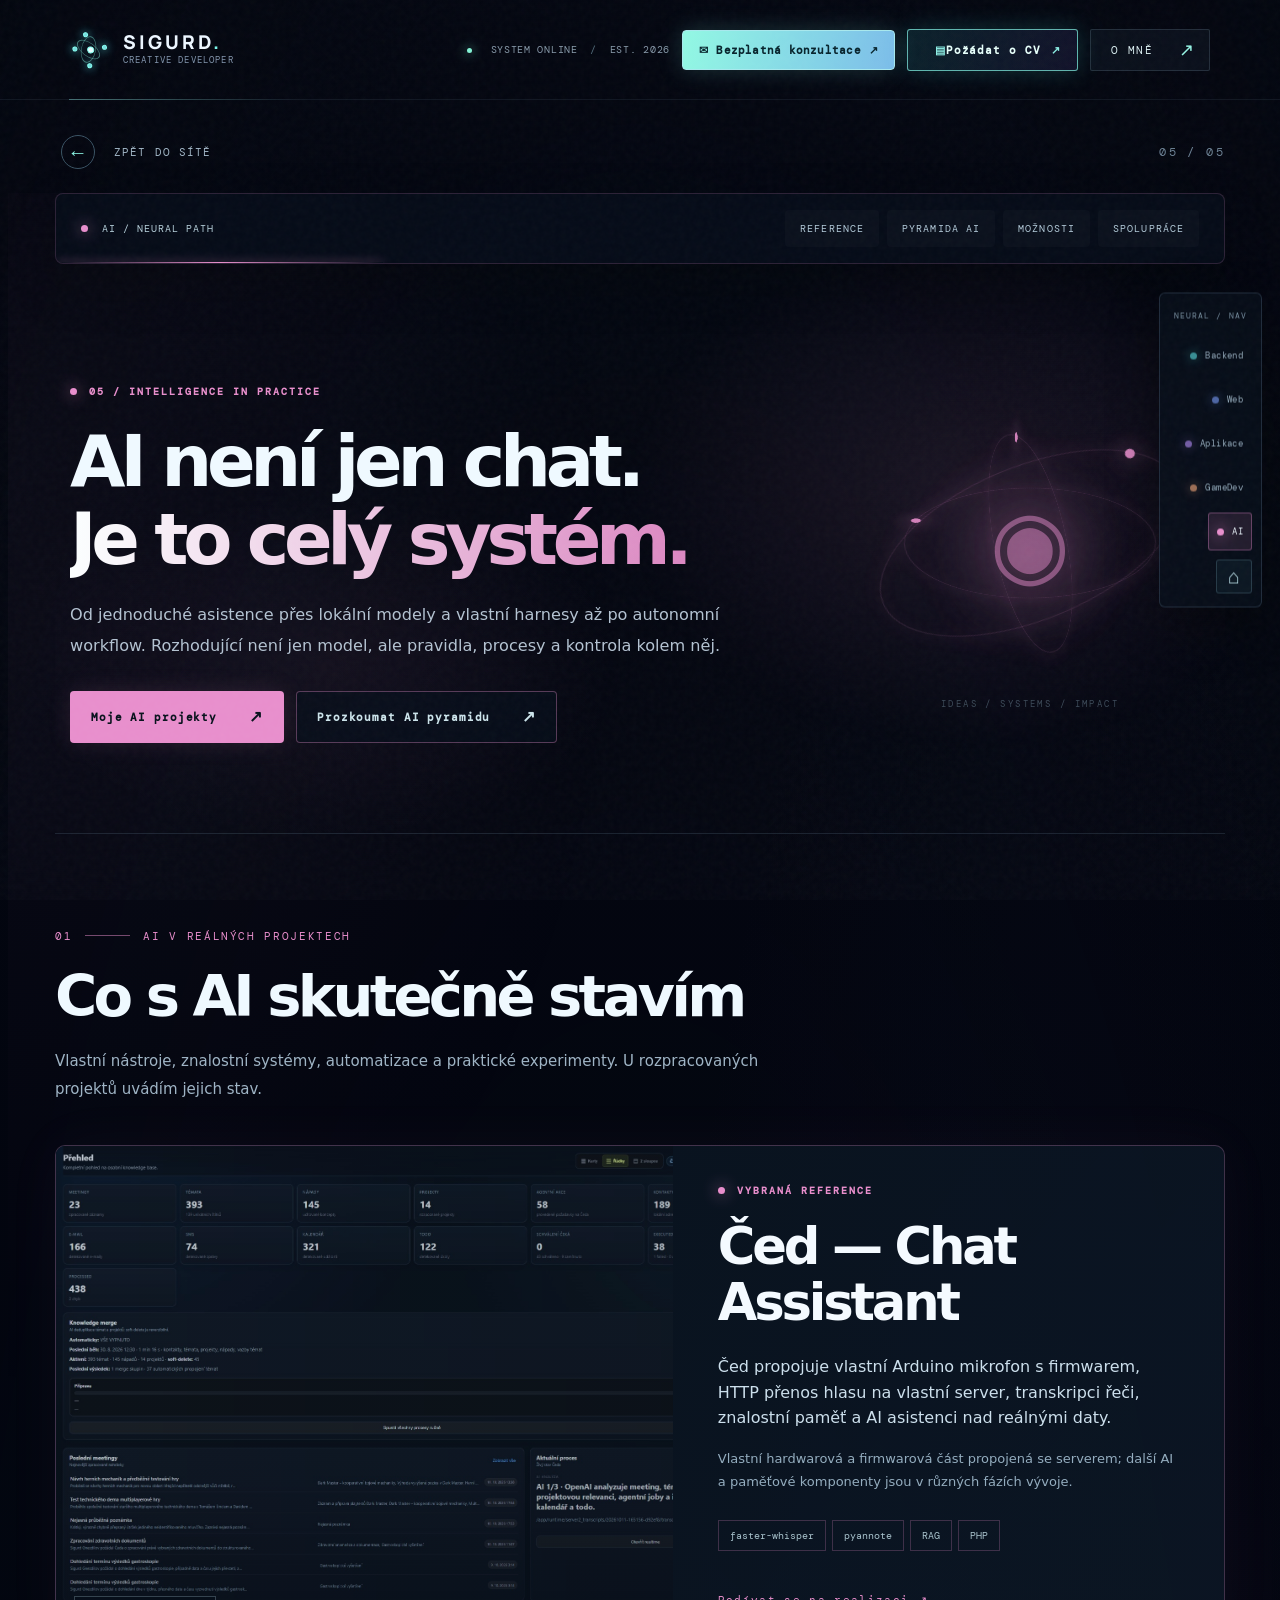
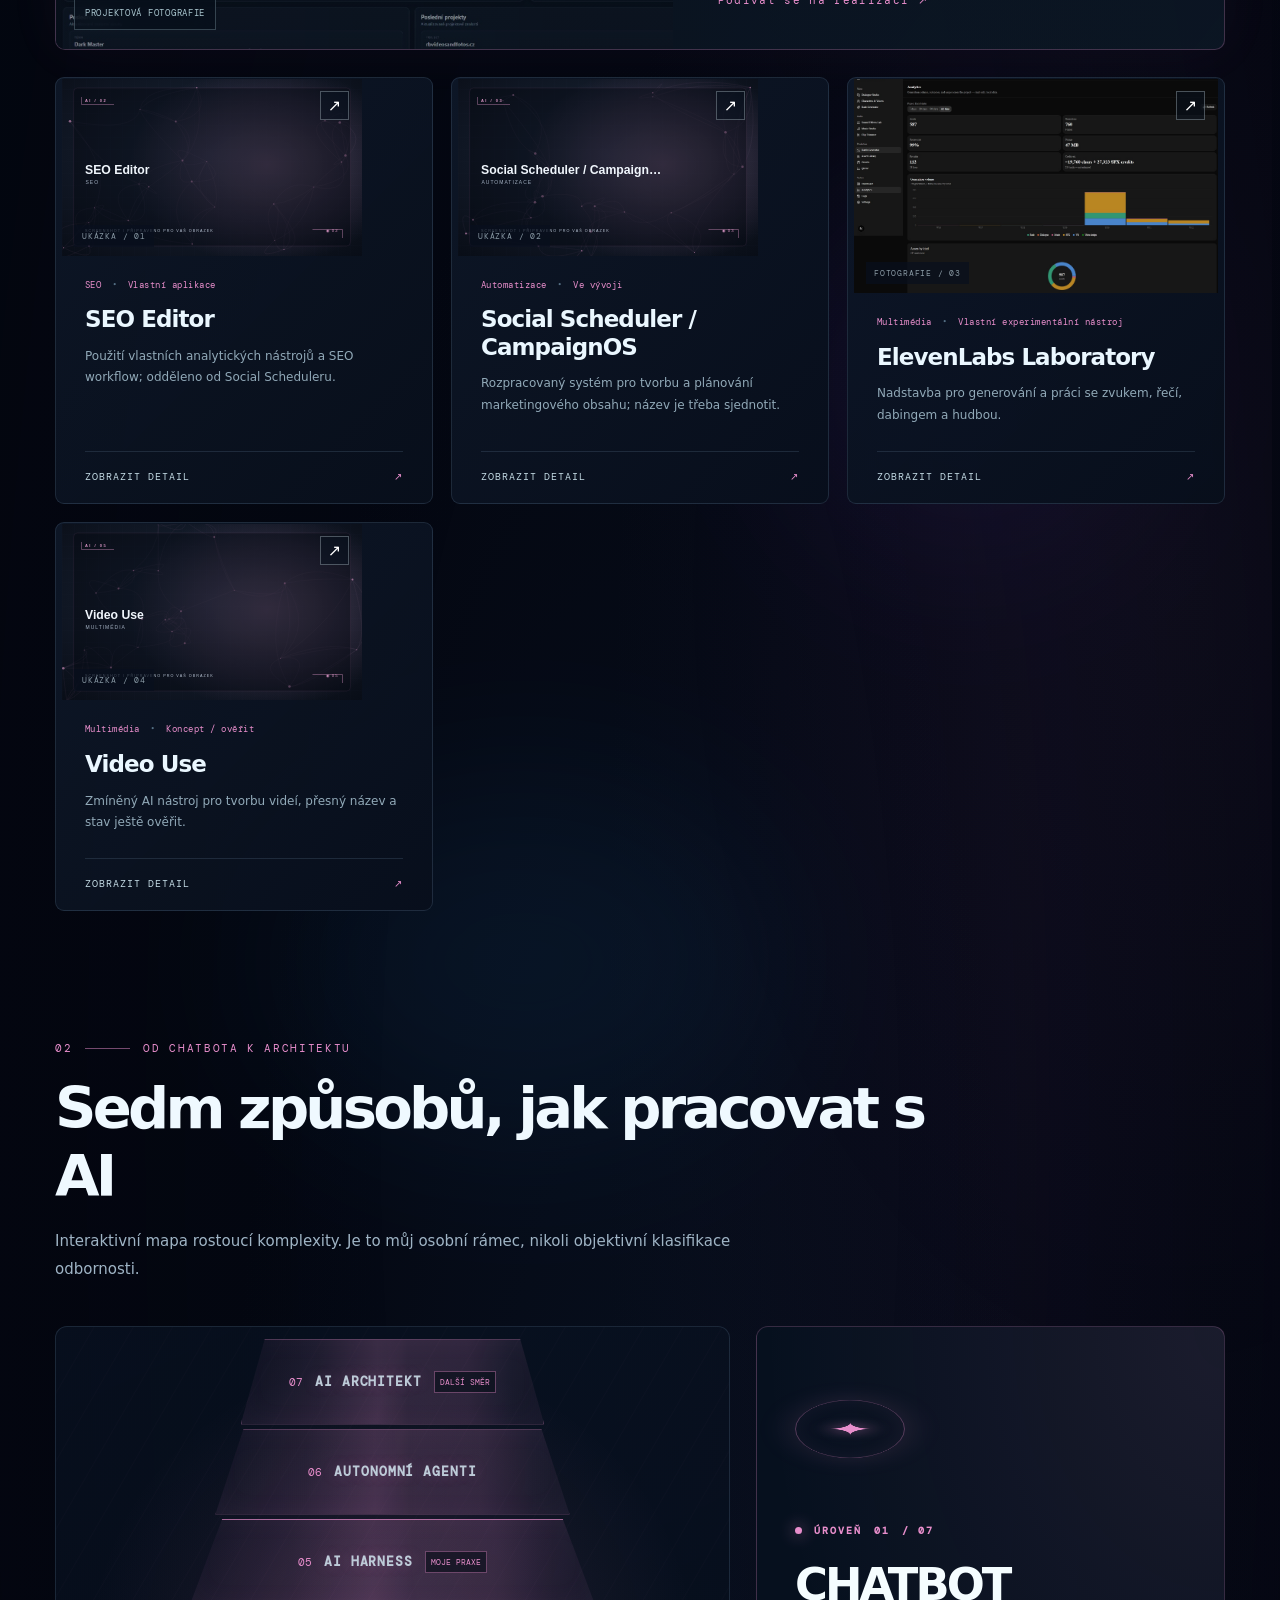
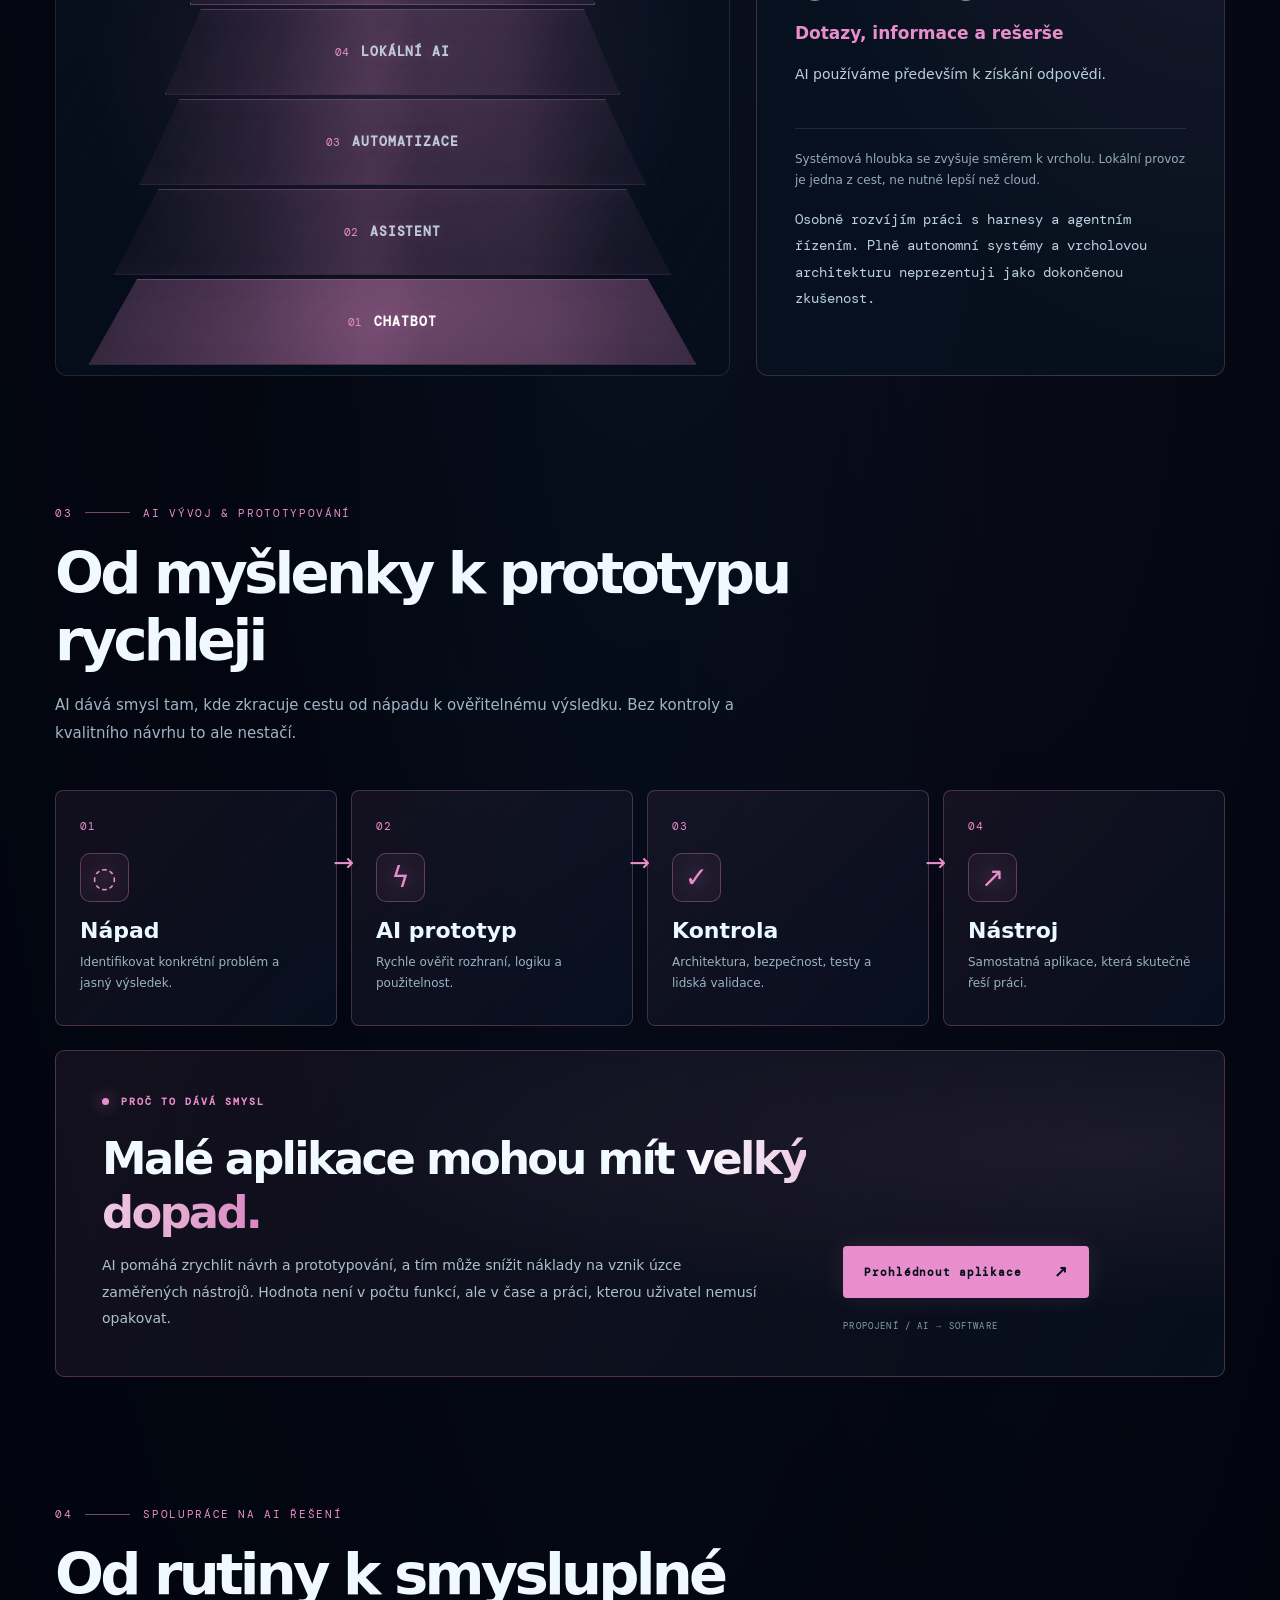
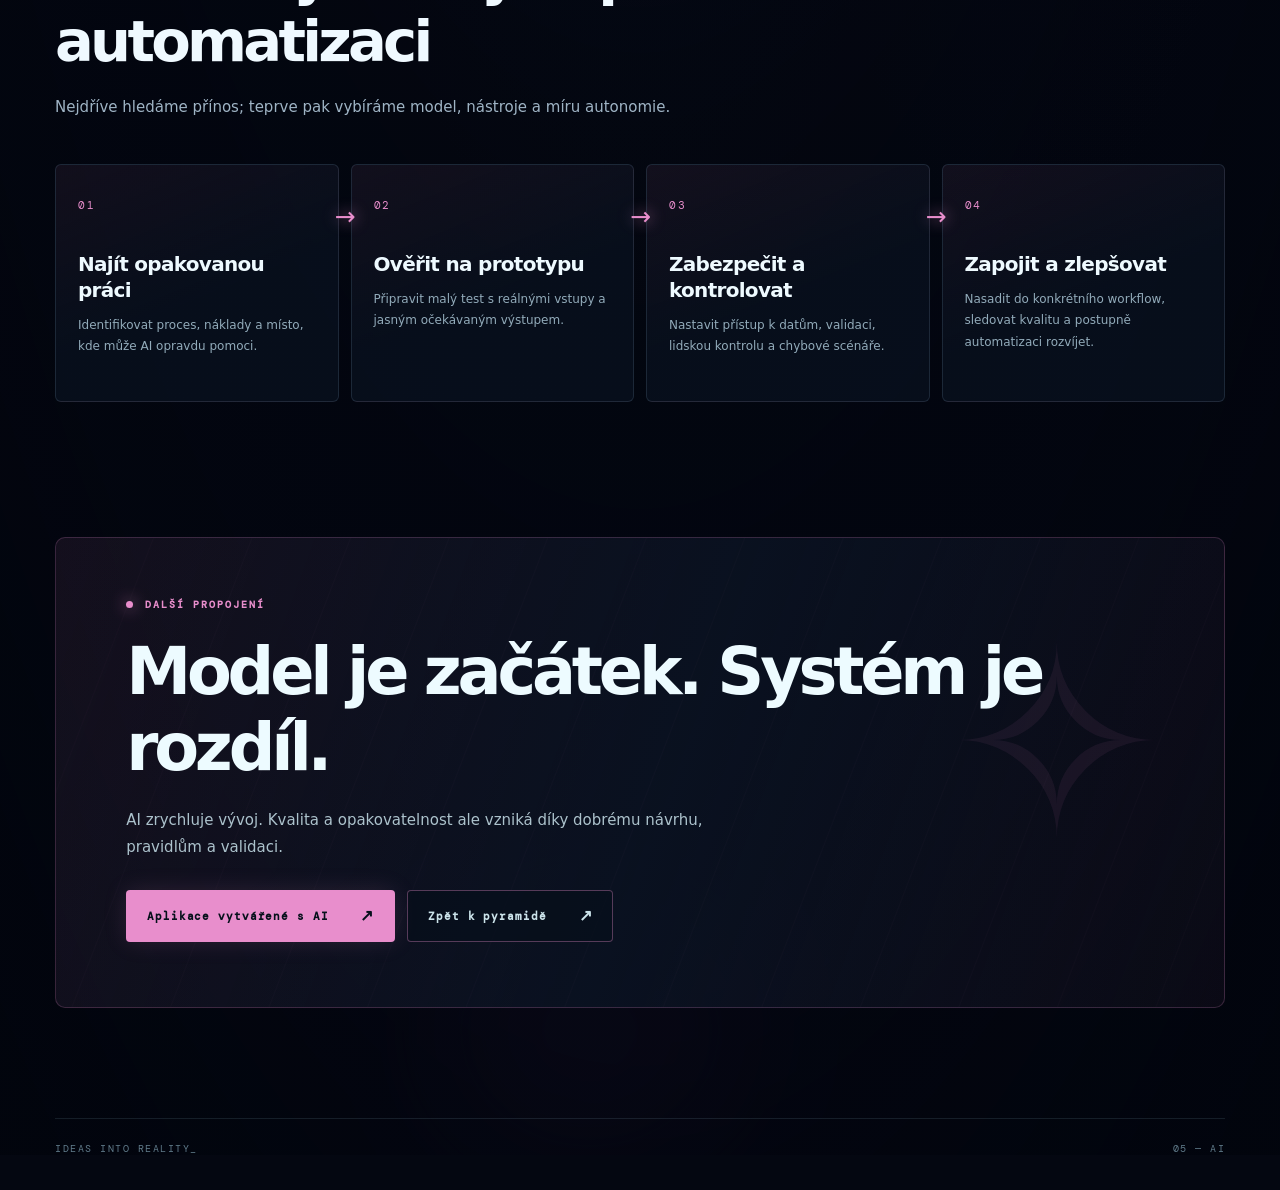
<file: ai.html>
<!doctype html>
<html lang="cs" data-initial-route="ai">
<head>
  <meta charset="utf-8">
  <meta name="viewport" content="width=device-width, initial-scale=1, viewport-fit=cover">
  <meta name="theme-color" content="#050912">
  <meta name="description" content="Jak používat AI od chatbota přes vlastní harness až k autonomním systémům. Interaktivní pyramida, AI projekty a rychlé prototypování.">
  <title>AI, harnesy a automatizace — interaktivní pyramida | Sigurd</title>
  <link rel="icon" type="image/svg+xml" href="assets/favicon.svg">
  <meta name="robots" content="index,follow,max-image-preview:large">
  <link rel="canonical" href="https://sigurd.site/ai.html">
  <meta property="og:url" content="https://sigurd.site/ai.html">
  <meta property="og:type" content="website"><meta property="og:locale" content="cs_CZ">
  <meta property="og:title" content="AI, harnesy a automatizace — interaktivní pyramida | Sigurd">
  <meta property="og:description" content="Jak používat AI od chatbota přes vlastní harness až k autonomním systémům. Interaktivní pyramida, AI projekty a rychlé prototypování.">
  <meta property="og:image" content="https://sigurd.site/assets/og-ai.jpg">
  <meta name="twitter:card" content="summary_large_image">
  <link rel="stylesheet" href="style.css?v=14.2">
  <link rel="stylesheet" href="portfolio.css?v=14.2">
  <link rel="stylesheet" href="portfolio-v3.css?v=14.2">
  <link rel="stylesheet" href="cv-request.css?v=14.2">
  <link rel="stylesheet" href="contact.css?v=14.2">
  <link rel="stylesheet" href="ux-fixes-v7.css?v=14.2">
  <script type="application/ld+json">{"@context": "https://schema.org", "@type": "ProfilePage", "inLanguage": "cs-CZ", "name": "AI — projekty, zkušenosti a technologie | Sigurd Gnezdilov", "description": "Praktické AI workflow, RAG, lokální transkripce, agenti a znalostní paměť. Projekty Čed, SEO Editor a multimediální nástroje.", "url": "https://sigurd.site/ai.html", "mainEntity": {"@type": "Person", "name": "Sigurd Gnezdilov", "knowsAbout": ["Paměť & RAG", "Řeč & porozumění", "Agentní workflow", "AI pro tvorbu", "Produktové integrace"]}}</script>
<noscript><style>.loading-screen,.hero,.about-view,.domain-dock{display:none!important}.detail-view{position:relative!important;opacity:1!important;transform:none!important;filter:none!important;pointer-events:auto!important}.app{min-height:auto!important;overflow:visible!important}.detail-wrap{padding-top:140px!important}</style></noscript>
  <noscript><style>
    .loading-screen{display:none!important}.site-header{position:relative!important}.hero,.about-view{display:none!important}
    .detail-view{display:block!important;position:relative!important;opacity:1!important;transform:none!important;filter:none!important;pointer-events:auto!important;min-height:100vh!important}
    .detail-wrap{width:min(1000px,calc(100% - 32px))!important;padding-top:60px!important}
    .detail-data,.detail-actions,.detail-bottom{display:none!important}.detail-main{display:block!important}
    .extended-domain{display:block!important}.seo-initial{display:block!important;max-width:1000px!important;color:#e8f5ff!important}
  </style></noscript>
  <link rel="stylesheet" href="performance-v9.css?v=14.2"><link rel="stylesheet" href="portrait-v10.css?v=14.2">
<link rel="stylesheet" href="modal-actions.css?v=14.2">  <link rel="stylesheet" href="layout-v14.css?v=14.2">
</head>
<body>
  <a class="skip-link" href="#mainContent">Přejít na obsah</a>
  <div class="grain" aria-hidden="true"></div>
  <div class="loading-screen" id="loadingScreen" role="status" aria-label="Načítání neuronové sítě">
    <div class="loading-box">
      <div class="loader-glyph"><span></span><span></span><span></span><span></span><span></span></div>
      <p class="loader-eyebrow">SIGURD <b>///</b> NEURAL INTERFACE</p>
      <h2>Propojuji<span class="loader-cursor">_</span></h2>
      <div class="loader-track"><span id="loadingBar"></span></div>
      <div class="loader-bottom"><span>INITIALIZING CONNECTIONS</span><span id="loadingValue">00%</span></div>
    </div>
  </div>

  <div class="app" id="app">
    <div class="background-ambient" aria-hidden="true"><span></span><span></span><span></span></div>
    <canvas id="neuralCanvas" class="neural-canvas" aria-hidden="true"></canvas>

    <header class="site-header">
      <a href="#" class="brand" id="brandLink" aria-label="Sigurd — domovská stránka">
        <span class="brand-mark" aria-hidden="true"><i></i><i></i><i></i><i></i><i></i></span>
        <span class="brand-text"><strong>SIGURD<span class="brand-dot">.</span></strong><small>CREATIVE DEVELOPER</small></span>
      </a>
      <div class="header-right">
        <span class="status"><i></i> SYSTEM ONLINE <span class="status-divider">/</span> EST. 2026</span>
        <button class="contact-header-link" type="button" data-contact-open><span aria-hidden="true">✉</span> Bezplatná konzultace <span aria-hidden="true">↗</span></button>
        <button class="cv-header-link" type="button" data-cv-open><span aria-hidden="true">▤</span> Požádat o CV <span aria-hidden="true">↗</span></button>
        <button class="header-menu" id="aboutButton" type="button"><span>O MNĚ</span><span class="header-plus">↗</span></button>
      </div>
    </header>

    <main id="mainContent">
      <section class="hero" id="hero" aria-labelledby="heroTitle">
        <div class="hero-dash hero-dash-left" aria-hidden="true"><span>001 — THE MIND BEHIND THE CODE</span></div>
        <div class="hero-dash hero-dash-right" aria-hidden="true"><span>EXPLORE / CONNECT / CREATE</span></div>

        <div class="hero-title-wrap">
          <p class="eyebrow"><span class="mini-line"></span> VÍTEJTE V MÉ MYSLI <span class="mini-line"></span></p>
          <h1 id="heroTitle" class="hero-clean-title">Vyberte, co vás <em>zajímá.</em></h1>
          
          <p class="hero-description">Pět propojených oborů. <span>Vydejte se po neuronové síti.</span></p>
        </div>

        <div class="brain-anchor" id="brainAnchor" aria-hidden="true">
          <span class="brain-aura"></span>
          <span class="brain-reticle reticle-top"></span>
          <span class="brain-reticle reticle-bottom"></span>
          <span class="brain-id">NEURAL / CORE <i>01</i></span>
        </div>

        <div class="field-label field-label-left"><span class="label-line"></span> CONTINUOUS LEARNING</div>
        <div class="field-label field-label-right">MULTIDISCIPLINARY THINKING <span class="label-line"></span></div>

        <div class="neural-destinations" id="destinations">
          <button type="button" class="destination destination-backend" data-node="backend" style="--node-rgb: 89,227,229; --node-index:0" aria-label="Otevřít obor Backend">
            <span class="node-socket" aria-hidden="true"><span></span></span>
            <span class="dest-icon" aria-hidden="true"><svg viewBox="0 0 24 24"><path d="m8 7-5 5 5 5M16 7l5 5-5 5M14 4l-4 16"/></svg></span>
            <span class="dest-copy"><small><b>01</b> / ARCHITECTURE</small><strong>Backend<span class="dest-arr">↗</span></strong><span class="dest-meta">Logika, API, systémy</span></span>
          </button>

          <button type="button" class="destination destination-web" data-node="web" style="--node-rgb: 123,160,255; --node-index:1" aria-label="Otevřít obor Web">
            <span class="node-socket" aria-hidden="true"><span></span></span>
            <span class="dest-icon" aria-hidden="true"><svg viewBox="0 0 24 24"><circle cx="12" cy="12" r="9"/><path d="M3 12h18M12 3c3 3 3 15 0 18M12 3c-3 3-3 15 0 18"/></svg></span>
            <span class="dest-copy"><small><b>02</b> / DIGITAL EXPERIENCES</small><strong>Web<span class="dest-arr">↗</span></strong><span class="dest-meta">Design, UX, SEO</span></span>
          </button>

          <button type="button" class="destination destination-apps" data-node="aplikace" style="--node-rgb: 185,145,255; --node-index:2" aria-label="Otevřít obor Aplikace">
            <span class="node-socket" aria-hidden="true"><span></span></span>
            <span class="dest-icon" aria-hidden="true"><svg viewBox="0 0 24 24"><rect x="3" y="3" width="8" height="8" rx="1"/><rect x="13" y="3" width="8" height="8" rx="1"/><rect x="3" y="13" width="8" height="8" rx="1"/><rect x="13" y="13" width="8" height="8" rx="1"/></svg></span>
            <span class="dest-copy"><small><b>03</b> / CUSTOM SOFTWARE</small><strong>Aplikace<span class="dest-arr">↗</span></strong><span class="dest-meta">Nástroje, automatizace</span></span>
          </button>

          <button type="button" class="destination destination-gamedev" data-node="gamedev" style="--node-rgb: 255,175,126; --node-index:3" aria-label="Otevřít obor GameDev">
            <span class="node-socket" aria-hidden="true"><span></span></span>
            <span class="dest-icon" aria-hidden="true"><svg viewBox="0 0 24 24"><path d="M6 8h12a4 4 0 0 1 3.8 3l1.1 6.1a2.8 2.8 0 0 1-4.5 2.6l-2.3-2H7.9l-2.3 2a2.8 2.8 0 0 1-4.5-2.6L2.2 11A4 4 0 0 1 6 8Z"/><path d="M8 10v6M5 13h6M16.5 12.5h.01M19 15h.01"/></svg></span>
            <span class="dest-copy"><small><b>04</b> / INTERACTIVE WORLDS</small><strong>GameDev<span class="dest-arr">↗</span></strong><span class="dest-meta">Unity, svět, gameplay</span></span>
          </button>

          <button type="button" class="destination destination-ai" data-node="ai" style="--node-rgb: 232,142,204; --node-index:4" aria-label="Otevřít obor AI">
            <span class="node-socket" aria-hidden="true"><span></span></span>
            <span class="dest-icon" aria-hidden="true"><svg viewBox="0 0 24 24"><circle cx="12" cy="4" r="2"/><circle cx="4" cy="18" r="2"/><circle cx="20" cy="18" r="2"/><circle cx="12" cy="13" r="3"/><path d="M12 6v4M9.4 14.5 5.5 17M14.6 14.5l3.9 2.5"/></svg></span>
            <span class="dest-copy"><small><b>05</b> / INTELLIGENCE</small><strong>AI <span class="dest-arr">↗</span></strong><span class="dest-meta">LLM, agenti, RAG</span></span>
          </button>
        </div>

        <div class="hero-footer">
          <div class="scroll-cue"><span class="mouse-cue"><span></span></span><span>POHYBUJTE KURZOREM <b>·</b> VYBERTE UZEL</span></div>
          <div class="hero-counter"><span class="counter-dots"><i></i><i></i><i></i></span><span>05 <em>/</em> CONNECTED DOMAINS</span></div>
        </div>
      </section>

      <section class="detail-view" id="detailView" aria-hidden="false" aria-labelledby="detailTitle">
        <div class="detail-wrap">
          <div class="detail-toolbar">
            <button type="button" class="back-button" id="backButton"><span class="back-symbol">←</span><span>ZPĚT DO SÍTĚ</span></button>
            <span class="detail-index" id="detailIndex">01 / 05</span>
          </div>
          <div class="detail-main">
            <div class="detail-copy">
              <p class="detail-overline" id="detailOverline">01 // ARCHITECTURE</p>
              <h2 id="detailTitle">AI<span>.</span></h2>
              <p class="detail-lead" id="detailLead">AI není jen odpověď. Je to součást architektury.</p>
              <p class="detail-description" id="detailDescription">Soustředím se na opakovatelná AI workflow, znalostní paměť, RAG, multimédia a agentní automatizaci. Nejen na prompty, ale i jejich nástroje, kontrolu a spolehlivost.</p>
              <div class="detail-actions"><span class="detail-connection"><i></i> ACTIVE CONNECTION</span><button type="button" id="nextButton" class="next-button">DALŠÍ OBOR <span>↗</span></button></div>
            </div>
            <div class="detail-data">
              <div class="detail-glass-top"><span>SKILLS & PRACTICE</span><span>● &nbsp; VERIFIED EXPERIENCE</span></div>
              <h3>Technologie <em>& přístup</em></h3>
              <div class="tech-tags" id="techTags"></div>
              <div class="projects-head"><span>VYBRANÉ OBLASTI</span><span>↘</span></div>
              <div class="project-list" id="projectList"></div>
              <div class="detail-glass-footer">SPOJENÍ AKTIVNÍ <span>//</span> SIGURD.DEV.26</div>
            </div>
          </div>
          <div id="extendedDomain" class="extended-domain"><div class="seo-initial" id="seoInitial"><header><h2>AI, harnesy a automatizace</h2><p>Jak používat AI od chatbota přes vlastní harness až k autonomním systémům. Interaktivní pyramida, AI projekty a rychlé prototypování.</p></header><article class="static-project"><h3>Interaktivní pyramida AI</h3><p>Chatbot, asistent, automatizace, lokální AI, AI harness, autonomní agenti a AI architekt. Jde o autorský vysvětlující rámec, ne oficiální klasifikaci.</p></article><article class="static-project"><h3>AI a rychlý vývoj</h3><p>Zadání, rychlý prototyp, lidská kontrola a samostatný pracovní nástroj. AI pomáhá s vývojem specializovaných aplikací.</p></article><article class="static-project"><h3>Vlastní AI projekty</h3><p>Chat Assistant Čed, SEO Editor, Social Scheduler / CampaignOS, ElevenLabs Laboratory a experimenty s AI videem. Stavy rozpracovanosti jsou označené.</p></article><article class="static-project"><h3>Čed — Chat Assistant</h3><p>Lokální přepis řeči, diarizace, témata, sumarizace, RAG a dlouhodobá znalostní paměť.</p><p>Ve vývoji</p></article><article class="static-project"><h3>SEO Editor</h3><p>Použití vlastních analytických nástrojů a SEO workflow; odděleno od Social Scheduleru.</p><p>Vlastní aplikace</p></article><article class="static-project"><h3>Social Scheduler / CampaignOS</h3><p>Rozpracovaný systém pro tvorbu a plánování marketingového obsahu; název je třeba sjednotit.</p><p>Ve vývoji</p></article><article class="static-project"><h3>ElevenLabs Laboratory</h3><p>Nadstavba pro generování a práci se zvukem, řečí, dabingem a hudbou.</p><p>Vlastní experimentální nástroj</p></article><article class="static-project"><h3>Video Use</h3><p>Zmíněný AI nástroj pro tvorbu videí, přesný název a stav ještě ověřit.</p><p>Koncept / ověřit</p></article></div></div>
          <div class="detail-bottom"><span>IDEAS INTO REALITY_</span><span id="detailPagination">01 — BACKEND</span></div>
        </div>
      </section>

      <section class="about-view" id="aboutView" aria-hidden="true" aria-labelledby="aboutTitle">
        <div class="about-inner">
          <button type="button" id="aboutBack" class="back-button"><span class="back-symbol">←</span><span>ZPĚT DO SÍTĚ</span></button>
          <p class="detail-overline">A LITTLE ABOUT ME / 2026</p>
          
          <div class="about-identity">
            <div class="about-portrait-frame">
              <img src="assets/sigurd-portrait.webp" alt="Profesní portrét Sigurda Gnezdilova" width="950" height="950" loading="eager" decoding="async">
              <span class="about-portrait-orbit" aria-hidden="true"></span>
            </div>
            <div class="about-identity-copy">
              <span class="about-identity-kicker">OSOBNĚ / ZA PROJEKTY</span>
              <h2 id="aboutTitle">Spojuji <em>světy.</em></h2>
              <p>Jsem Sigurd Gnezdilov. Jsem vývojář se silným backendovým základem. Zajímají mě řešení, která skutečně usnadňují lidem práci — ať už jde o firemní systém, web, malý nástroj nebo AI automatizaci.</p>
            </div>
          </div>
          <h3 class="about-process-title">Jak přemýšlím o vývoji</h3>
          <p>Nezačínám výběrem frameworku ani psaním kódu. Nejprve potřebuji pochopit, <strong>jaký problém řešíme, koho se týká a proč stojí za to ho vyřešit.</strong> Teprve potom hledám cíl, vhodný rozsah řešení a způsob, jak poznáme, že skutečně funguje.</p>
          <div class="about-process" aria-label="Můj přístup k vývoji">
            <article><span>01 / PROBLÉM</span><h4>Porozumět potřebě</h4><p>Ptám se, co dnes nefunguje, co brzdí uživatele a kde vzniká zbytečná práce.</p></article>
            <article><span>02 / CÍL</span><h4>Definovat výsledek</h4><p>Stanovím, co má být po dokončení jednodušší, rychlejší nebo spolehlivější.</p></article>
            <article><span>03 / NÁVRH</span><h4>Najít přiměřené řešení</h4><p>Zvážím alternativy, technologie, rizika a minimální rozsah pro ověření nápadu.</p></article>
            <article><span>04 / PROTOTYP</span><h4>Ověřit předpoklady</h4><p>Rychlým prototypem zjistím, zda navržený postup dává smysl skutečným uživatelům.</p></article>
            <article><span>05 / REALIZACE</span><h4>Stavět a kontrolovat</h4><p>Postupuji po částech, s code review, testy, diagnostikou a průběžnou zpětnou vazbou.</p></article>
            <article><span>06 / VÝSLEDEK</span><h4>Měřit a zlepšovat</h4><p>Ověřím funkčnost i přínos, opravím slabá místa a připravím řešení na další rozvoj.</p></article>
          </div>
          <p>V týmu mi dává smysl transparentní backlog, jasné priority, iterativní dodávka a společná odpovědnost za kvalitu. AI využívám jako nástroj pro rychlejší analýzu, prototypování a automatizaci — ne jako náhradu přemýšlení nebo testování.</p>
          <div class="about-stats"><span><b>05</b>OBORŮ</span><span><b>∞</b>MOŽNOSTÍ</span><span><b>01</b>MYSL</span></div>
          <button type="button" class="about-explore" id="aboutExplore">PROZKOUMAT OBORY ↗</button>
        </div>
      </section>
    </main>

    <nav class="domain-dock" id="domainDock" aria-label="Přepínání oborů" hidden></nav>
    <div class="cursor-glow" id="cursorGlow" aria-hidden="true"></div>
  </div>
  <script src="portfolio-data.js?v=14.3" defer></script>
  <script src="media-map.js?v=14.3" defer></script>
  <script src="portfolio.js?v=14.2" defer></script>
  <script src="portfolio-v3.js?v=14.2" defer></script>
  <script src="app.js?v=14.2" defer></script>
    <div class="cv-modal" id="cvModal" hidden>
      <div class="cv-modal-backdrop" data-cv-close></div>
      <section class="cv-modal-panel" role="dialog" aria-modal="true" aria-labelledby="cvModalTitle" aria-describedby="cvModalDescription" tabindex="-1">
        <button class="cv-modal-close" type="button" data-cv-close aria-label="Zavřít okno">×</button>
        <span class="cv-modal-kicker"><span class="cv-live-dot"></span> PRIVATE / CONNECTION REQUEST</span>
        <div class="cv-modal-symbol" aria-hidden="true"><span>CV</span></div>
        <h2 id="cvModalTitle">Získat moje <em>CV.</em></h2>
        <p id="cvModalDescription">Zadejte e-mail, na který vám mohu zaslat svůj profesní životopis. Po odeslání žádosti se vám ozvu osobně.</p>
        <form id="cvRequestForm" novalidate>
          <label for="cvEmail">VÁŠ E-MAIL</label>
          <div class="cv-input-shell"><span aria-hidden="true">@</span><input id="cvEmail" name="email" type="email" autocomplete="email" inputmode="email" placeholder="vas@email.cz" maxlength="254" required></div>
          <div class="cv-honeypot" aria-hidden="true"><label for="cvWebsite">Web</label><input id="cvWebsite" name="website" type="text" tabindex="-1" autocomplete="off"></div>
          <p class="cv-privacy">E-mail použiji pouze pro vyřízení žádosti o CV. Nejedná se o přihlášení k odběru.</p>
          <p class="cv-feedback" id="cvFeedback" role="status" aria-live="polite"></p>
          <button class="cv-submit" type="submit"><span>ODESLAT ŽÁDOST</span><span aria-hidden="true">↗</span></button>
        </form>
      </section>
    </div>
<script src="cv-request.js?v=14.2" defer></script>

<div class="contact-modal" id="contactModal" hidden>
  <div class="contact-shade" data-contact-close></div>
  <section class="contact-dialog" role="dialog" aria-modal="true" aria-labelledby="contactModalTitle" tabindex="-1">
    <button class="contact-close" type="button" aria-label="Zavřít kontaktní formulář" data-contact-close>×</button>
    <span class="contact-kicker">◉ NOVÉ SPOJENÍ / CONTACT</span>
    <h2 id="contactModalTitle">Bezplatná konzultace <em>nebo dotaz.</em></h2>
    <p>Popište mi svůj nápad, problém nebo otázku. Ozvu se vám osobně.</p>
    <div data-contact-form></div>
    <p class="contact-alt">Chcete více prostoru? <a href="kontakt.html">Otevřít kontaktní stránku ↗</a></p>
  </section>
</div>
<script src="contact.js?v=14.2" defer></script>
</body>
</html>
</file>
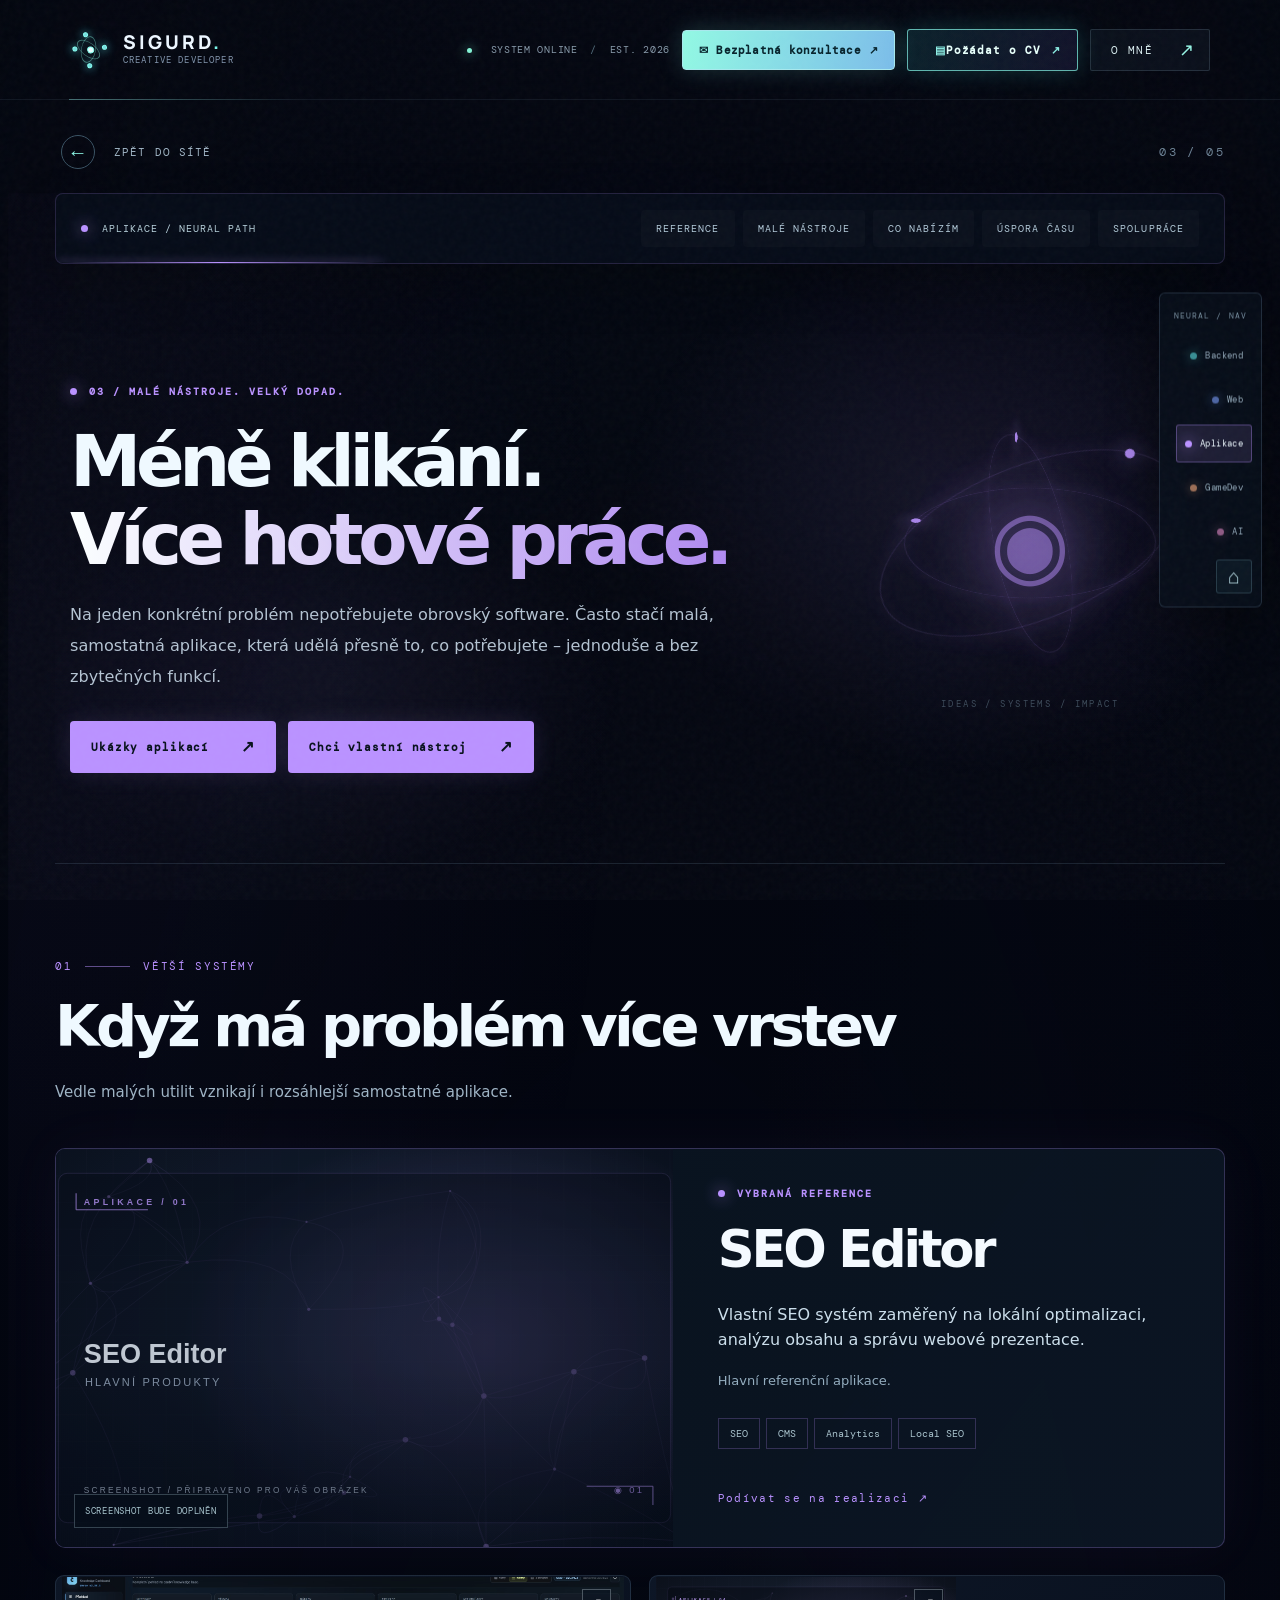
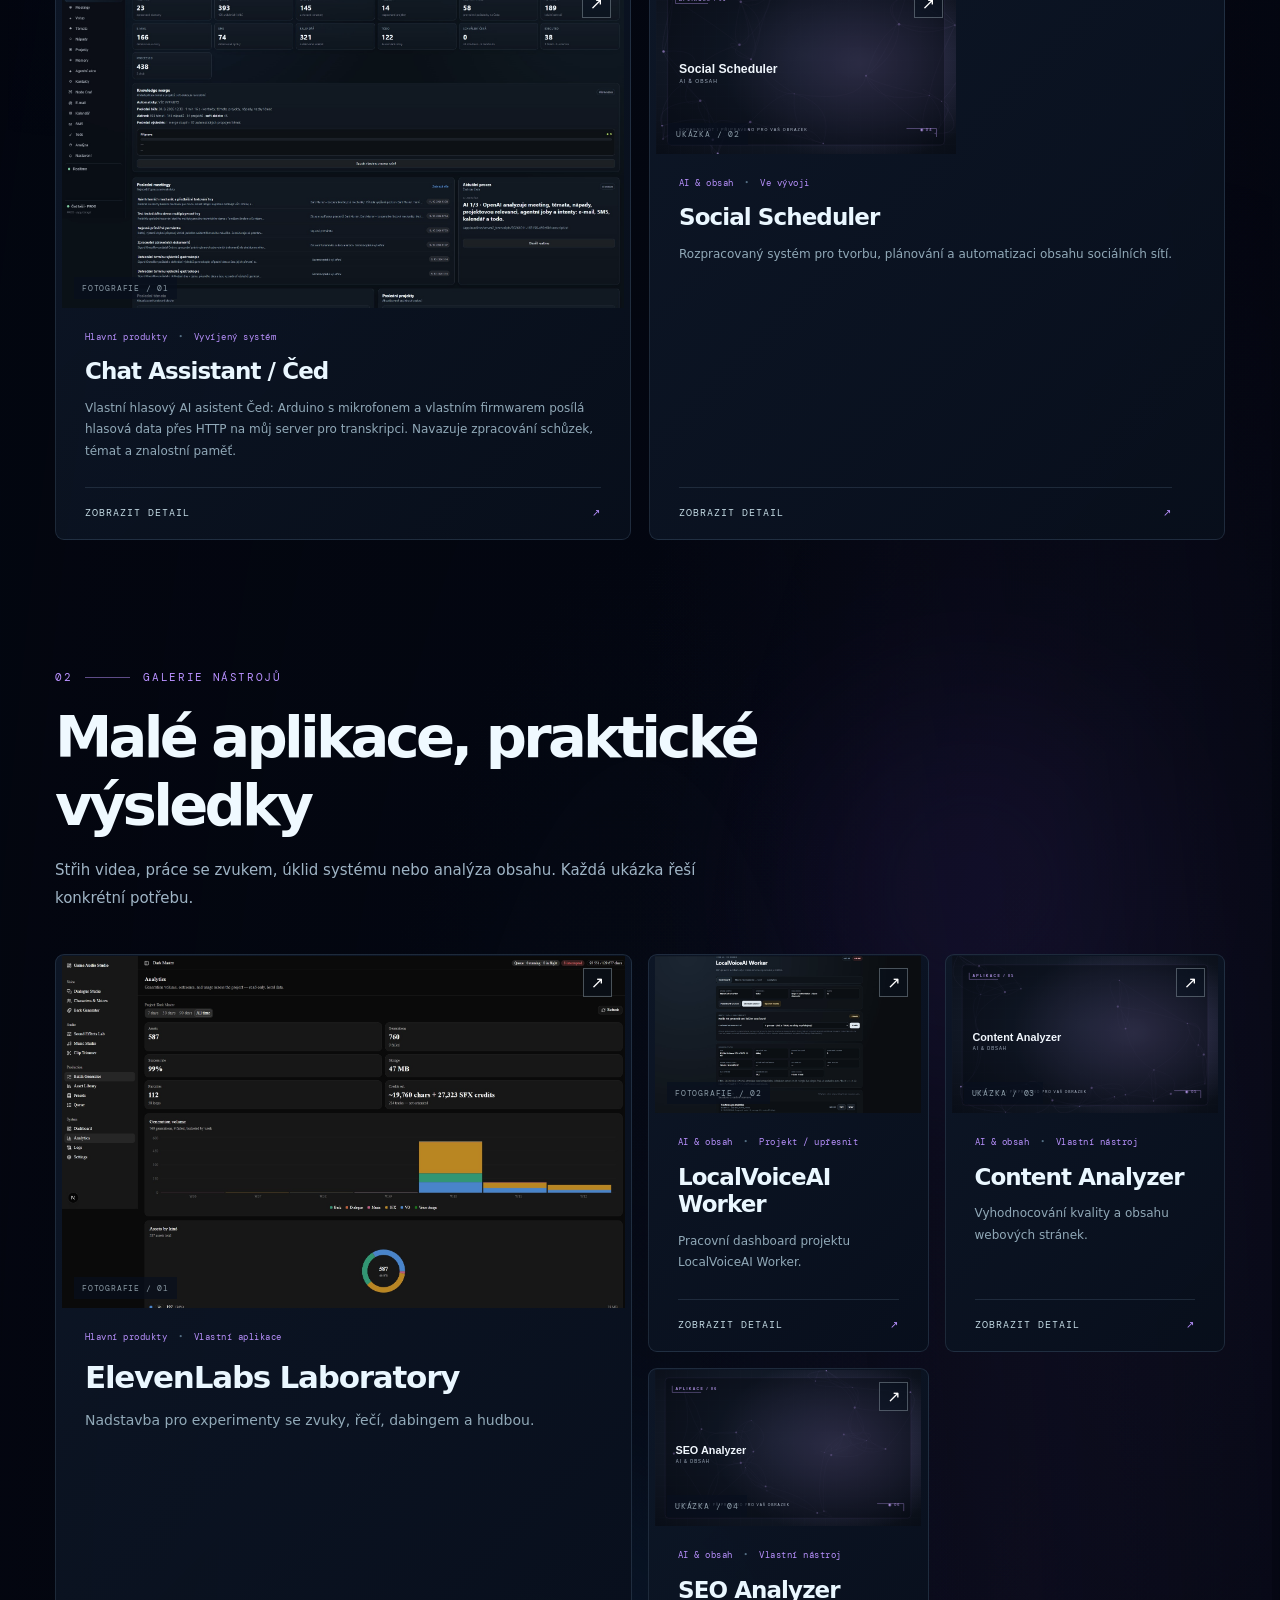
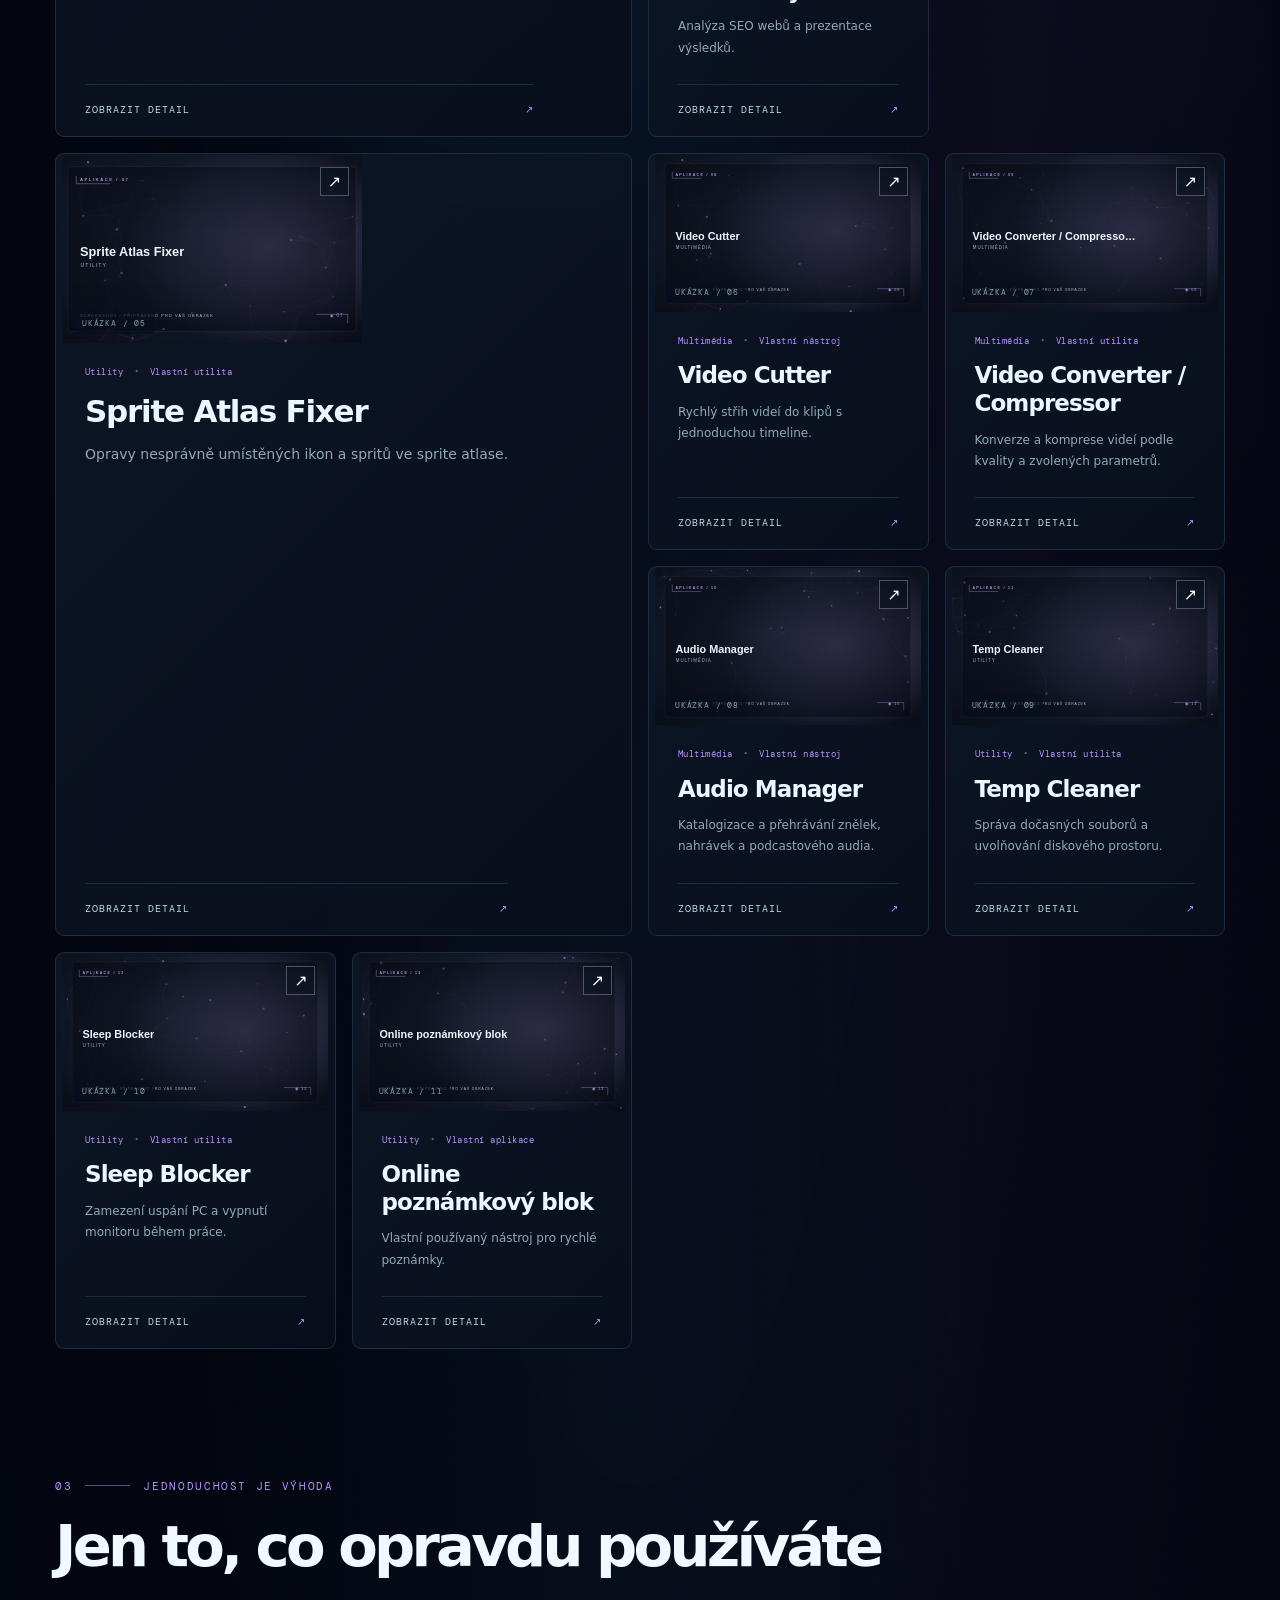
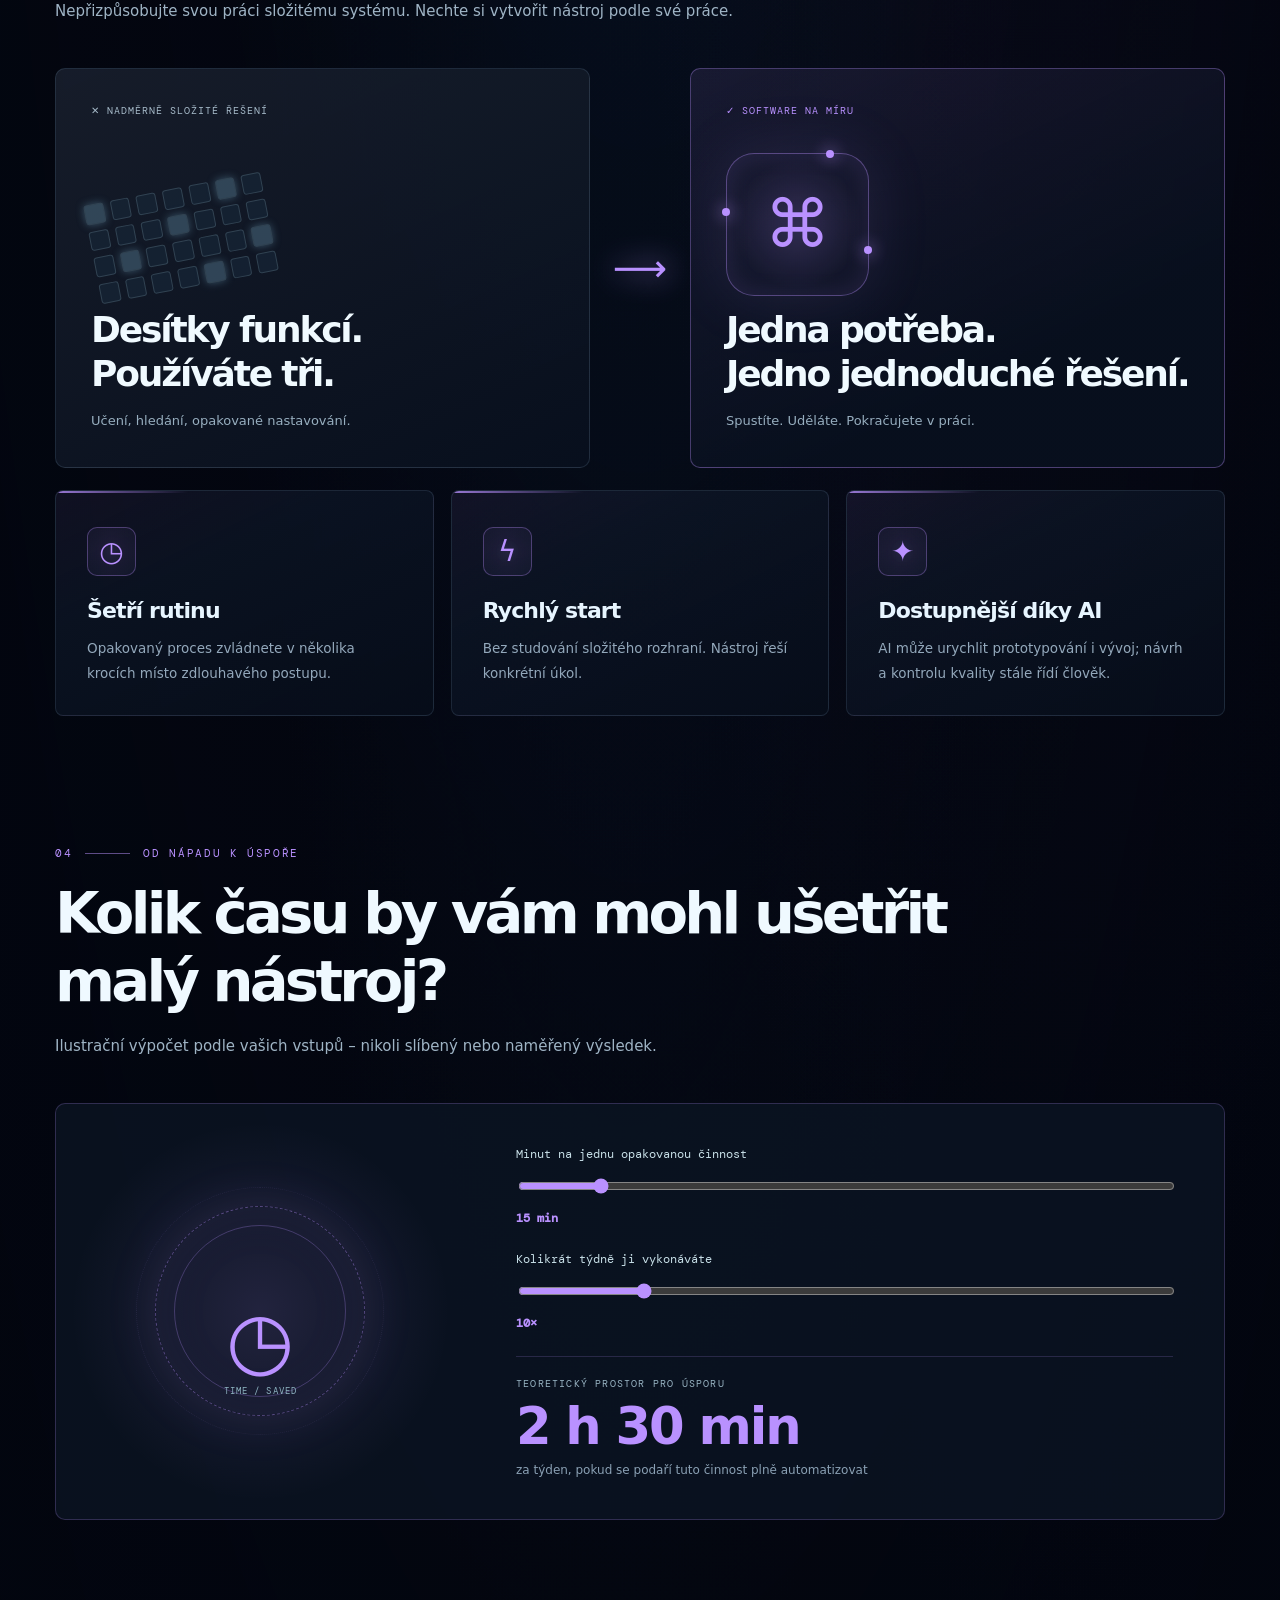
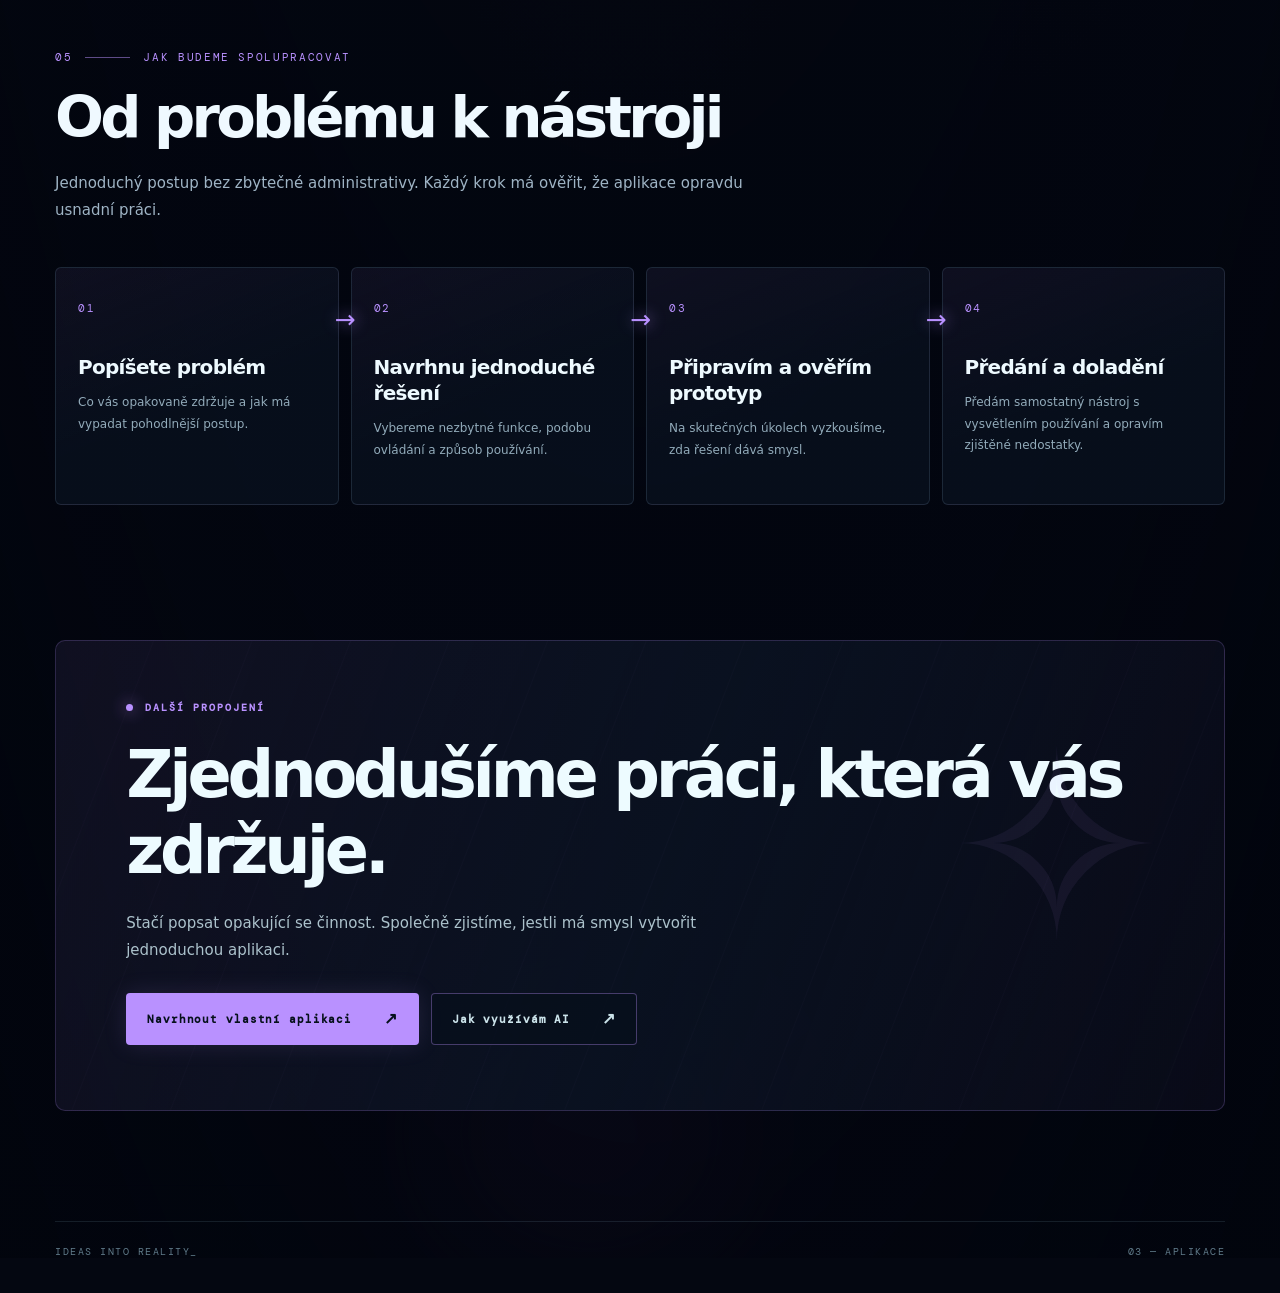
<file: aplikace.html>
<!doctype html>
<html lang="cs" data-initial-route="aplikace">
<head>
  <meta charset="utf-8">
  <meta name="viewport" content="width=device-width, initial-scale=1, viewport-fit=cover">
  <meta name="theme-color" content="#050912">
  <meta name="description" content="Samostatné malé aplikace na míru usnadňují rutinní práci. Ukázky vlastních utilit, automatizací, SEO a multimediálních nástrojů.">
  <title>Aplikace na míru — menší nástroje, velká úspora času | Sigurd</title>
  <link rel="icon" type="image/svg+xml" href="assets/favicon.svg">
  <meta name="robots" content="index,follow,max-image-preview:large">
  <link rel="canonical" href="https://sigurd.site/aplikace.html">
  <meta property="og:url" content="https://sigurd.site/aplikace.html">
  <meta property="og:type" content="website"><meta property="og:locale" content="cs_CZ">
  <meta property="og:title" content="Aplikace na míru — menší nástroje, velká úspora času | Sigurd">
  <meta property="og:description" content="Samostatné malé aplikace na míru usnadňují rutinní práci. Ukázky vlastních utilit, automatizací, SEO a multimediálních nástrojů.">
  <meta property="og:image" content="https://sigurd.site/assets/og-aplikace.jpg">
  <meta name="twitter:card" content="summary_large_image">
  <link rel="stylesheet" href="style.css?v=14.2">
  <link rel="stylesheet" href="portfolio.css?v=14.2">
  <link rel="stylesheet" href="portfolio-v3.css?v=14.2">
  <link rel="stylesheet" href="cv-request.css?v=14.2">
  <link rel="stylesheet" href="contact.css?v=14.2">
  <link rel="stylesheet" href="ux-fixes-v7.css?v=14.2">
  <script type="application/ld+json">{"@context": "https://schema.org", "@type": "ProfilePage", "inLanguage": "cs-CZ", "name": "Aplikace — projekty, zkušenosti a technologie | Sigurd Gnezdilov", "description": "SEO Editor, Čed, ElevenLabs Laboratory a vlastní pracovní utility. Vývoj softwaru, automatizace a interních aplikací.", "url": "https://sigurd.site/aplikace.html", "mainEntity": {"@type": "Person", "name": "Sigurd Gnezdilov", "knowsAbout": ["SEO & analýza", "Znalostní systémy", "Audio & video", "Automatizace", "Desktop utility"]}}</script>
<noscript><style>.loading-screen,.hero,.about-view,.domain-dock{display:none!important}.detail-view{position:relative!important;opacity:1!important;transform:none!important;filter:none!important;pointer-events:auto!important}.app{min-height:auto!important;overflow:visible!important}.detail-wrap{padding-top:140px!important}</style></noscript>
  <noscript><style>
    .loading-screen{display:none!important}.site-header{position:relative!important}.hero,.about-view{display:none!important}
    .detail-view{display:block!important;position:relative!important;opacity:1!important;transform:none!important;filter:none!important;pointer-events:auto!important;min-height:100vh!important}
    .detail-wrap{width:min(1000px,calc(100% - 32px))!important;padding-top:60px!important}
    .detail-data,.detail-actions,.detail-bottom{display:none!important}.detail-main{display:block!important}
    .extended-domain{display:block!important}.seo-initial{display:block!important;max-width:1000px!important;color:#e8f5ff!important}
  </style></noscript>
  <link rel="stylesheet" href="performance-v9.css?v=14.2"><link rel="stylesheet" href="portrait-v10.css?v=14.2">
<link rel="stylesheet" href="modal-actions.css?v=14.2">  <link rel="stylesheet" href="layout-v14.css?v=14.2">
</head>
<body>
  <a class="skip-link" href="#mainContent">Přejít na obsah</a>
  <div class="grain" aria-hidden="true"></div>
  <div class="loading-screen" id="loadingScreen" role="status" aria-label="Načítání neuronové sítě">
    <div class="loading-box">
      <div class="loader-glyph"><span></span><span></span><span></span><span></span><span></span></div>
      <p class="loader-eyebrow">SIGURD <b>///</b> NEURAL INTERFACE</p>
      <h2>Propojuji<span class="loader-cursor">_</span></h2>
      <div class="loader-track"><span id="loadingBar"></span></div>
      <div class="loader-bottom"><span>INITIALIZING CONNECTIONS</span><span id="loadingValue">00%</span></div>
    </div>
  </div>

  <div class="app" id="app">
    <div class="background-ambient" aria-hidden="true"><span></span><span></span><span></span></div>
    <canvas id="neuralCanvas" class="neural-canvas" aria-hidden="true"></canvas>

    <header class="site-header">
      <a href="#" class="brand" id="brandLink" aria-label="Sigurd — domovská stránka">
        <span class="brand-mark" aria-hidden="true"><i></i><i></i><i></i><i></i><i></i></span>
        <span class="brand-text"><strong>SIGURD<span class="brand-dot">.</span></strong><small>CREATIVE DEVELOPER</small></span>
      </a>
      <div class="header-right">
        <span class="status"><i></i> SYSTEM ONLINE <span class="status-divider">/</span> EST. 2026</span>
        <button class="contact-header-link" type="button" data-contact-open><span aria-hidden="true">✉</span> Bezplatná konzultace <span aria-hidden="true">↗</span></button>
        <button class="cv-header-link" type="button" data-cv-open><span aria-hidden="true">▤</span> Požádat o CV <span aria-hidden="true">↗</span></button>
        <button class="header-menu" id="aboutButton" type="button"><span>O MNĚ</span><span class="header-plus">↗</span></button>
      </div>
    </header>

    <main id="mainContent">
      <section class="hero" id="hero" aria-labelledby="heroTitle">
        <div class="hero-dash hero-dash-left" aria-hidden="true"><span>001 — THE MIND BEHIND THE CODE</span></div>
        <div class="hero-dash hero-dash-right" aria-hidden="true"><span>EXPLORE / CONNECT / CREATE</span></div>

        <div class="hero-title-wrap">
          <p class="eyebrow"><span class="mini-line"></span> VÍTEJTE V MÉ MYSLI <span class="mini-line"></span></p>
          <h1 id="heroTitle" class="hero-clean-title">Vyberte, co vás <em>zajímá.</em></h1>
          
          <p class="hero-description">Pět propojených oborů. <span>Vydejte se po neuronové síti.</span></p>
        </div>

        <div class="brain-anchor" id="brainAnchor" aria-hidden="true">
          <span class="brain-aura"></span>
          <span class="brain-reticle reticle-top"></span>
          <span class="brain-reticle reticle-bottom"></span>
          <span class="brain-id">NEURAL / CORE <i>01</i></span>
        </div>

        <div class="field-label field-label-left"><span class="label-line"></span> CONTINUOUS LEARNING</div>
        <div class="field-label field-label-right">MULTIDISCIPLINARY THINKING <span class="label-line"></span></div>

        <div class="neural-destinations" id="destinations">
          <button type="button" class="destination destination-backend" data-node="backend" style="--node-rgb: 89,227,229; --node-index:0" aria-label="Otevřít obor Backend">
            <span class="node-socket" aria-hidden="true"><span></span></span>
            <span class="dest-icon" aria-hidden="true"><svg viewBox="0 0 24 24"><path d="m8 7-5 5 5 5M16 7l5 5-5 5M14 4l-4 16"/></svg></span>
            <span class="dest-copy"><small><b>01</b> / ARCHITECTURE</small><strong>Backend<span class="dest-arr">↗</span></strong><span class="dest-meta">Logika, API, systémy</span></span>
          </button>

          <button type="button" class="destination destination-web" data-node="web" style="--node-rgb: 123,160,255; --node-index:1" aria-label="Otevřít obor Web">
            <span class="node-socket" aria-hidden="true"><span></span></span>
            <span class="dest-icon" aria-hidden="true"><svg viewBox="0 0 24 24"><circle cx="12" cy="12" r="9"/><path d="M3 12h18M12 3c3 3 3 15 0 18M12 3c-3 3-3 15 0 18"/></svg></span>
            <span class="dest-copy"><small><b>02</b> / DIGITAL EXPERIENCES</small><strong>Web<span class="dest-arr">↗</span></strong><span class="dest-meta">Design, UX, SEO</span></span>
          </button>

          <button type="button" class="destination destination-apps" data-node="aplikace" style="--node-rgb: 185,145,255; --node-index:2" aria-label="Otevřít obor Aplikace">
            <span class="node-socket" aria-hidden="true"><span></span></span>
            <span class="dest-icon" aria-hidden="true"><svg viewBox="0 0 24 24"><rect x="3" y="3" width="8" height="8" rx="1"/><rect x="13" y="3" width="8" height="8" rx="1"/><rect x="3" y="13" width="8" height="8" rx="1"/><rect x="13" y="13" width="8" height="8" rx="1"/></svg></span>
            <span class="dest-copy"><small><b>03</b> / CUSTOM SOFTWARE</small><strong>Aplikace<span class="dest-arr">↗</span></strong><span class="dest-meta">Nástroje, automatizace</span></span>
          </button>

          <button type="button" class="destination destination-gamedev" data-node="gamedev" style="--node-rgb: 255,175,126; --node-index:3" aria-label="Otevřít obor GameDev">
            <span class="node-socket" aria-hidden="true"><span></span></span>
            <span class="dest-icon" aria-hidden="true"><svg viewBox="0 0 24 24"><path d="M6 8h12a4 4 0 0 1 3.8 3l1.1 6.1a2.8 2.8 0 0 1-4.5 2.6l-2.3-2H7.9l-2.3 2a2.8 2.8 0 0 1-4.5-2.6L2.2 11A4 4 0 0 1 6 8Z"/><path d="M8 10v6M5 13h6M16.5 12.5h.01M19 15h.01"/></svg></span>
            <span class="dest-copy"><small><b>04</b> / INTERACTIVE WORLDS</small><strong>GameDev<span class="dest-arr">↗</span></strong><span class="dest-meta">Unity, svět, gameplay</span></span>
          </button>

          <button type="button" class="destination destination-ai" data-node="ai" style="--node-rgb: 232,142,204; --node-index:4" aria-label="Otevřít obor AI">
            <span class="node-socket" aria-hidden="true"><span></span></span>
            <span class="dest-icon" aria-hidden="true"><svg viewBox="0 0 24 24"><circle cx="12" cy="4" r="2"/><circle cx="4" cy="18" r="2"/><circle cx="20" cy="18" r="2"/><circle cx="12" cy="13" r="3"/><path d="M12 6v4M9.4 14.5 5.5 17M14.6 14.5l3.9 2.5"/></svg></span>
            <span class="dest-copy"><small><b>05</b> / INTELLIGENCE</small><strong>AI <span class="dest-arr">↗</span></strong><span class="dest-meta">LLM, agenti, RAG</span></span>
          </button>
        </div>

        <div class="hero-footer">
          <div class="scroll-cue"><span class="mouse-cue"><span></span></span><span>POHYBUJTE KURZOREM <b>·</b> VYBERTE UZEL</span></div>
          <div class="hero-counter"><span class="counter-dots"><i></i><i></i><i></i></span><span>05 <em>/</em> CONNECTED DOMAINS</span></div>
        </div>
      </section>

      <section class="detail-view" id="detailView" aria-hidden="false" aria-labelledby="detailTitle">
        <div class="detail-wrap">
          <div class="detail-toolbar">
            <button type="button" class="back-button" id="backButton"><span class="back-symbol">←</span><span>ZPĚT DO SÍTĚ</span></button>
            <span class="detail-index" id="detailIndex">01 / 05</span>
          </div>
          <div class="detail-main">
            <div class="detail-copy">
              <p class="detail-overline" id="detailOverline">01 // ARCHITECTURE</p>
              <h2 id="detailTitle">Aplikace<span>.</span></h2>
              <p class="detail-lead" id="detailLead">Když chybí správný nástroj, postavím ho.</p>
              <p class="detail-description" id="detailDescription">Vlastní aplikace pro analýzu, obsah, multimédia i každodenní práci. Nejdřív potřeba, potom promyšlené workflow, až nakonec technologie.</p>
              <div class="detail-actions"><span class="detail-connection"><i></i> ACTIVE CONNECTION</span><button type="button" id="nextButton" class="next-button">DALŠÍ OBOR <span>↗</span></button></div>
            </div>
            <div class="detail-data">
              <div class="detail-glass-top"><span>SKILLS & PRACTICE</span><span>● &nbsp; VERIFIED EXPERIENCE</span></div>
              <h3>Technologie <em>& přístup</em></h3>
              <div class="tech-tags" id="techTags"></div>
              <div class="projects-head"><span>VYBRANÉ OBLASTI</span><span>↘</span></div>
              <div class="project-list" id="projectList"></div>
              <div class="detail-glass-footer">SPOJENÍ AKTIVNÍ <span>//</span> SIGURD.DEV.26</div>
            </div>
          </div>
          <div id="extendedDomain" class="extended-domain"><div class="seo-initial" id="seoInitial"><header><h2>Aplikace na míru</h2><p>Samostatné malé aplikace na míru usnadňují rutinní práci. Ukázky vlastních utilit, automatizací, SEO a multimediálních nástrojů.</p></header><article class="static-project"><h3>Proč menší aplikace</h3><p>Malý samostatný software může vyřešit přesný každodenní problém bez učení rozsáhlého systému. AI může urychlit prototypování a snížit náklady tam, kde to dává smysl.</p></article><article class="static-project"><h3>Příklady praktických utilit</h3><p>Video Cutter, Video Converter, Audio Manager, Temp Cleaner, Sleep Blocker, SEO Analyzer, Content Analyzer a Sprite Atlas Fixer.</p></article><article class="static-project"><h3>Vlastní rozsáhlejší aplikace</h3><p>SEO Editor pro lokální SEO a Chat Assistant Čed pro přepisy, paměť a organizaci informací.</p></article><article class="static-project"><h3>SEO Editor</h3><p>Rozsáhlý systém pro lokální SEO: správa obsahu, optimalizace, analytika a vlastní pracovní postupy.</p><p>Vlastní aplikace</p></article><article class="static-project"><h3>Chat Assistant / Čed</h3><p>Propojení lokální transkripce, AI zpracování a webového rozhraní; témata, schůzky a znalostní paměť.</p><p>Vyvíjený systém</p></article><article class="static-project"><h3>ElevenLabs Laboratory</h3><p>Nadstavba pro experimenty se zvuky, řečí, dabingem a hudbou.</p><p>Vlastní aplikace</p></article><article class="static-project"><h3>Social Scheduler</h3><p>Rozpracovaný systém pro tvorbu, plánování a automatizaci obsahu sociálních sítí.</p><p>Ve vývoji</p></article><article class="static-project"><h3>Content Analyzer</h3><p>Vyhodnocování kvality a obsahu webových stránek.</p><p>Vlastní nástroj</p></article><article class="static-project"><h3>SEO Analyzer</h3><p>Analýza SEO webů a prezentace výsledků.</p><p>Vlastní nástroj</p></article><article class="static-project"><h3>Sprite Atlas Fixer</h3><p>Opravy nesprávně umístěných ikon a spritů ve sprite atlase.</p><p>Vlastní utilita</p></article><article class="static-project"><h3>Video Cutter</h3><p>Rychlý střih videí do klipů s jednoduchou timeline.</p><p>Vlastní nástroj</p></article><article class="static-project"><h3>Video Converter / Compressor</h3><p>Konverze a komprese videí podle kvality a zvolených parametrů.</p><p>Vlastní utilita</p></article><article class="static-project"><h3>Audio Manager</h3><p>Katalogizace a přehrávání znělek, nahrávek a podcastového audia.</p><p>Vlastní nástroj</p></article><article class="static-project"><h3>Temp Cleaner</h3><p>Správa dočasných souborů a uvolňování diskového prostoru.</p><p>Vlastní utilita</p></article><article class="static-project"><h3>Sleep Blocker</h3><p>Zamezení uspání PC a vypnutí monitoru během práce.</p><p>Vlastní utilita</p></article><article class="static-project"><h3>Online poznámkový blok</h3><p>Vlastní používaný nástroj pro rychlé poznámky.</p><p>Vlastní aplikace</p></article><article class="static-project"><h3>Video Use</h3><p>Zmíněný nástroj pro AI tvorbu videí; název a přesný stav vyžadují ověření.</p><p>Koncept / ověřit</p></article></div></div>
          <div class="detail-bottom"><span>IDEAS INTO REALITY_</span><span id="detailPagination">01 — BACKEND</span></div>
        </div>
      </section>

      <section class="about-view" id="aboutView" aria-hidden="true" aria-labelledby="aboutTitle">
        <div class="about-inner">
          <button type="button" id="aboutBack" class="back-button"><span class="back-symbol">←</span><span>ZPĚT DO SÍTĚ</span></button>
          <p class="detail-overline">A LITTLE ABOUT ME / 2026</p>
          
          <div class="about-identity">
            <div class="about-portrait-frame">
              <img src="assets/sigurd-portrait.webp" alt="Profesní portrét Sigurda Gnezdilova" width="950" height="950" loading="eager" decoding="async">
              <span class="about-portrait-orbit" aria-hidden="true"></span>
            </div>
            <div class="about-identity-copy">
              <span class="about-identity-kicker">OSOBNĚ / ZA PROJEKTY</span>
              <h2 id="aboutTitle">Spojuji <em>světy.</em></h2>
              <p>Jsem Sigurd Gnezdilov. Jsem vývojář se silným backendovým základem. Zajímají mě řešení, která skutečně usnadňují lidem práci — ať už jde o firemní systém, web, malý nástroj nebo AI automatizaci.</p>
            </div>
          </div>
          <h3 class="about-process-title">Jak přemýšlím o vývoji</h3>
          <p>Nezačínám výběrem frameworku ani psaním kódu. Nejprve potřebuji pochopit, <strong>jaký problém řešíme, koho se týká a proč stojí za to ho vyřešit.</strong> Teprve potom hledám cíl, vhodný rozsah řešení a způsob, jak poznáme, že skutečně funguje.</p>
          <div class="about-process" aria-label="Můj přístup k vývoji">
            <article><span>01 / PROBLÉM</span><h4>Porozumět potřebě</h4><p>Ptám se, co dnes nefunguje, co brzdí uživatele a kde vzniká zbytečná práce.</p></article>
            <article><span>02 / CÍL</span><h4>Definovat výsledek</h4><p>Stanovím, co má být po dokončení jednodušší, rychlejší nebo spolehlivější.</p></article>
            <article><span>03 / NÁVRH</span><h4>Najít přiměřené řešení</h4><p>Zvážím alternativy, technologie, rizika a minimální rozsah pro ověření nápadu.</p></article>
            <article><span>04 / PROTOTYP</span><h4>Ověřit předpoklady</h4><p>Rychlým prototypem zjistím, zda navržený postup dává smysl skutečným uživatelům.</p></article>
            <article><span>05 / REALIZACE</span><h4>Stavět a kontrolovat</h4><p>Postupuji po částech, s code review, testy, diagnostikou a průběžnou zpětnou vazbou.</p></article>
            <article><span>06 / VÝSLEDEK</span><h4>Měřit a zlepšovat</h4><p>Ověřím funkčnost i přínos, opravím slabá místa a připravím řešení na další rozvoj.</p></article>
          </div>
          <p>V týmu mi dává smysl transparentní backlog, jasné priority, iterativní dodávka a společná odpovědnost za kvalitu. AI využívám jako nástroj pro rychlejší analýzu, prototypování a automatizaci — ne jako náhradu přemýšlení nebo testování.</p>
          <div class="about-stats"><span><b>05</b>OBORŮ</span><span><b>∞</b>MOŽNOSTÍ</span><span><b>01</b>MYSL</span></div>
          <button type="button" class="about-explore" id="aboutExplore">PROZKOUMAT OBORY ↗</button>
        </div>
      </section>
    </main>

    <nav class="domain-dock" id="domainDock" aria-label="Přepínání oborů" hidden></nav>
    <div class="cursor-glow" id="cursorGlow" aria-hidden="true"></div>
  </div>
  <script src="portfolio-data.js?v=14.3" defer></script>
  <script src="media-map.js?v=14.3" defer></script>
  <script src="portfolio.js?v=14.2" defer></script>
  <script src="portfolio-v3.js?v=14.2" defer></script>
  <script src="app.js?v=14.2" defer></script>
    <div class="cv-modal" id="cvModal" hidden>
      <div class="cv-modal-backdrop" data-cv-close></div>
      <section class="cv-modal-panel" role="dialog" aria-modal="true" aria-labelledby="cvModalTitle" aria-describedby="cvModalDescription" tabindex="-1">
        <button class="cv-modal-close" type="button" data-cv-close aria-label="Zavřít okno">×</button>
        <span class="cv-modal-kicker"><span class="cv-live-dot"></span> PRIVATE / CONNECTION REQUEST</span>
        <div class="cv-modal-symbol" aria-hidden="true"><span>CV</span></div>
        <h2 id="cvModalTitle">Získat moje <em>CV.</em></h2>
        <p id="cvModalDescription">Zadejte e-mail, na který vám mohu zaslat svůj profesní životopis. Po odeslání žádosti se vám ozvu osobně.</p>
        <form id="cvRequestForm" novalidate>
          <label for="cvEmail">VÁŠ E-MAIL</label>
          <div class="cv-input-shell"><span aria-hidden="true">@</span><input id="cvEmail" name="email" type="email" autocomplete="email" inputmode="email" placeholder="vas@email.cz" maxlength="254" required></div>
          <div class="cv-honeypot" aria-hidden="true"><label for="cvWebsite">Web</label><input id="cvWebsite" name="website" type="text" tabindex="-1" autocomplete="off"></div>
          <p class="cv-privacy">E-mail použiji pouze pro vyřízení žádosti o CV. Nejedná se o přihlášení k odběru.</p>
          <p class="cv-feedback" id="cvFeedback" role="status" aria-live="polite"></p>
          <button class="cv-submit" type="submit"><span>ODESLAT ŽÁDOST</span><span aria-hidden="true">↗</span></button>
        </form>
      </section>
    </div>
<script src="cv-request.js?v=14.2" defer></script>

<div class="contact-modal" id="contactModal" hidden>
  <div class="contact-shade" data-contact-close></div>
  <section class="contact-dialog" role="dialog" aria-modal="true" aria-labelledby="contactModalTitle" tabindex="-1">
    <button class="contact-close" type="button" aria-label="Zavřít kontaktní formulář" data-contact-close>×</button>
    <span class="contact-kicker">◉ NOVÉ SPOJENÍ / CONTACT</span>
    <h2 id="contactModalTitle">Bezplatná konzultace <em>nebo dotaz.</em></h2>
    <p>Popište mi svůj nápad, problém nebo otázku. Ozvu se vám osobně.</p>
    <div data-contact-form></div>
    <p class="contact-alt">Chcete více prostoru? <a href="kontakt.html">Otevřít kontaktní stránku ↗</a></p>
  </section>
</div>
<script src="contact.js?v=14.2" defer></script>
</body>
</html>
</file>
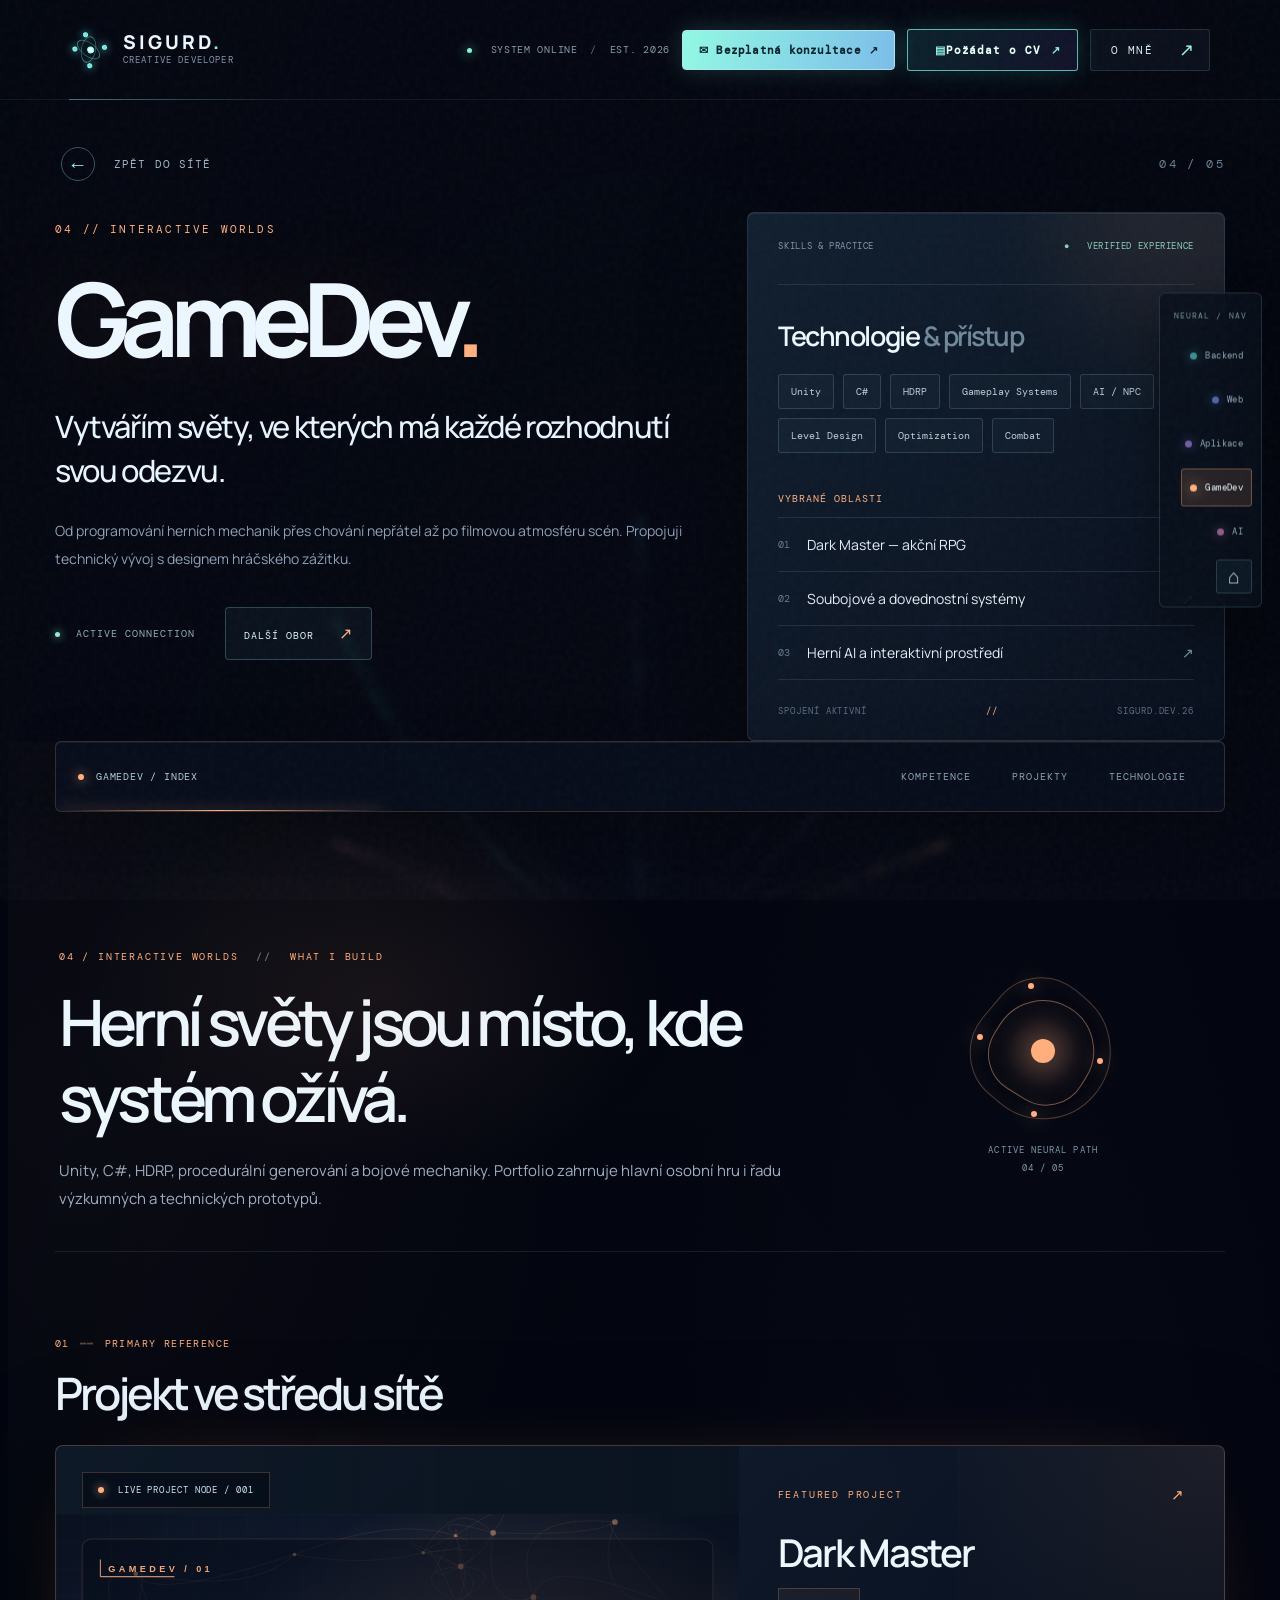
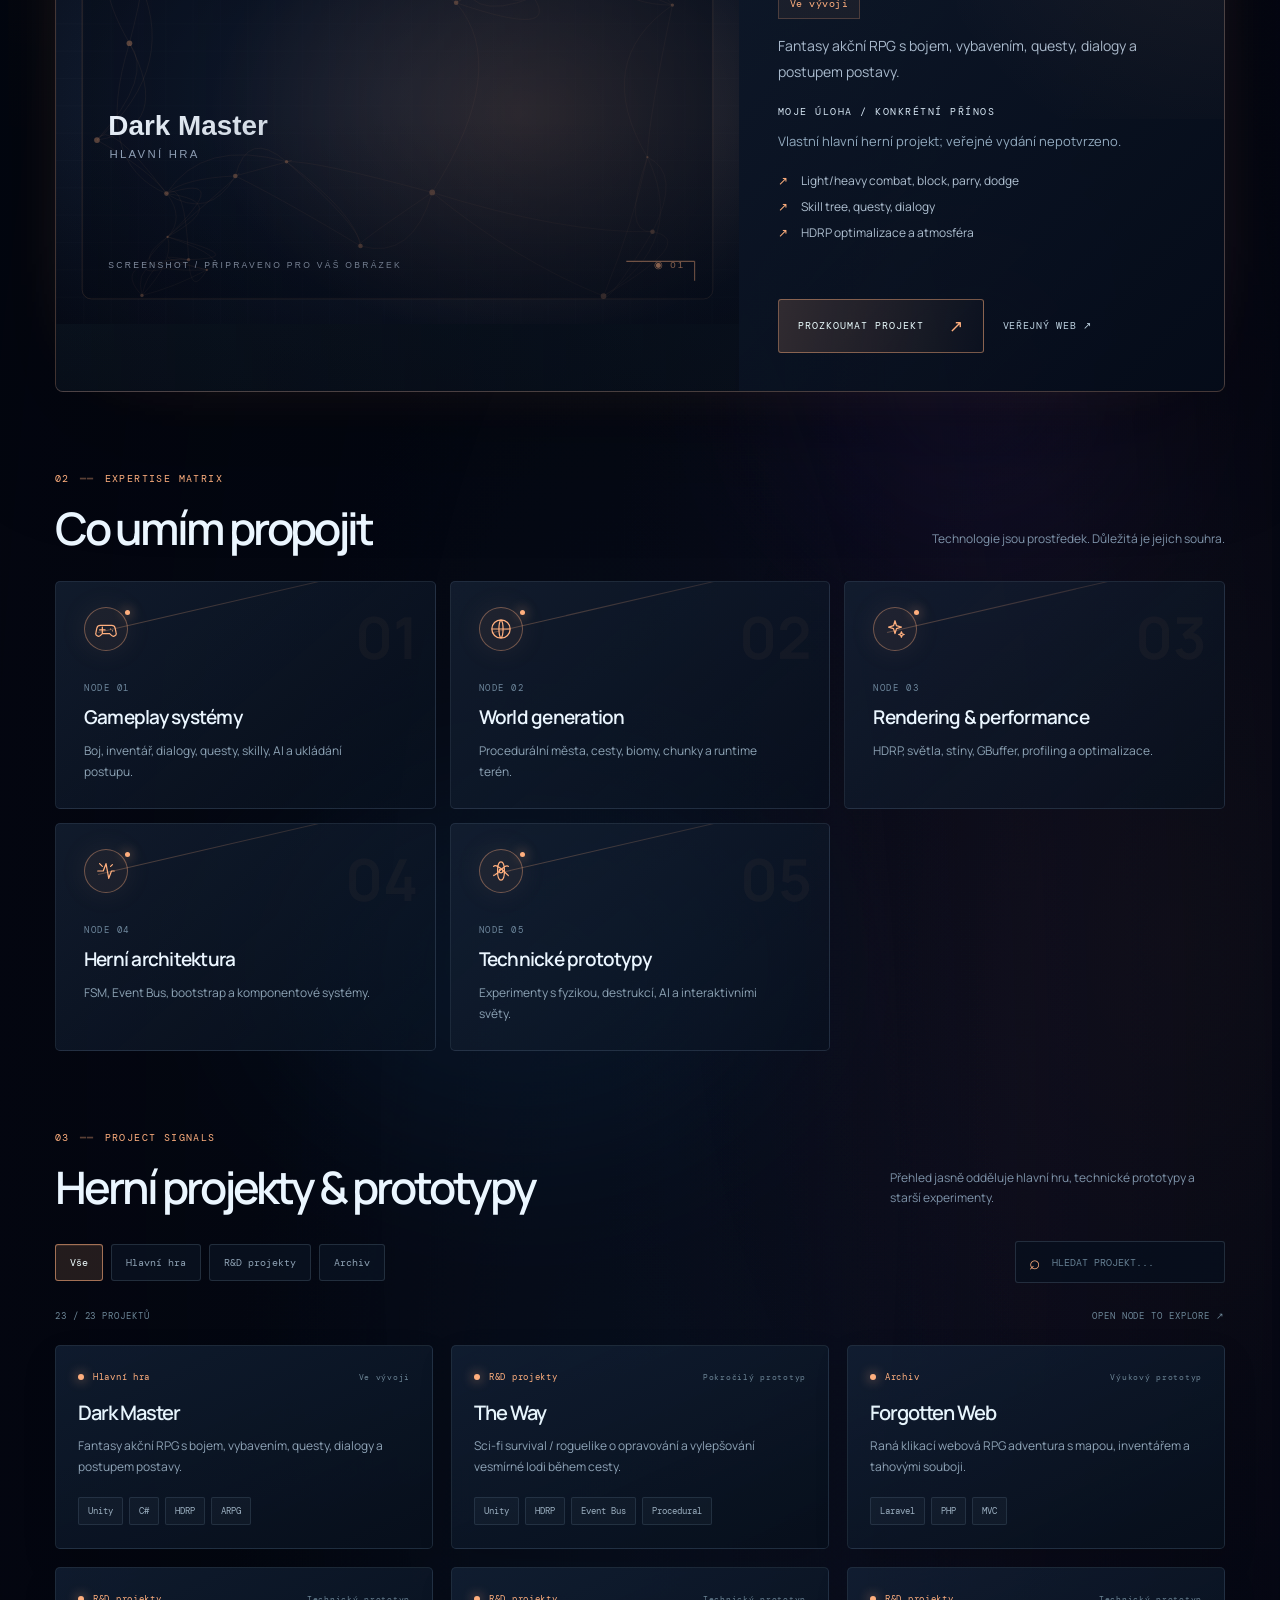
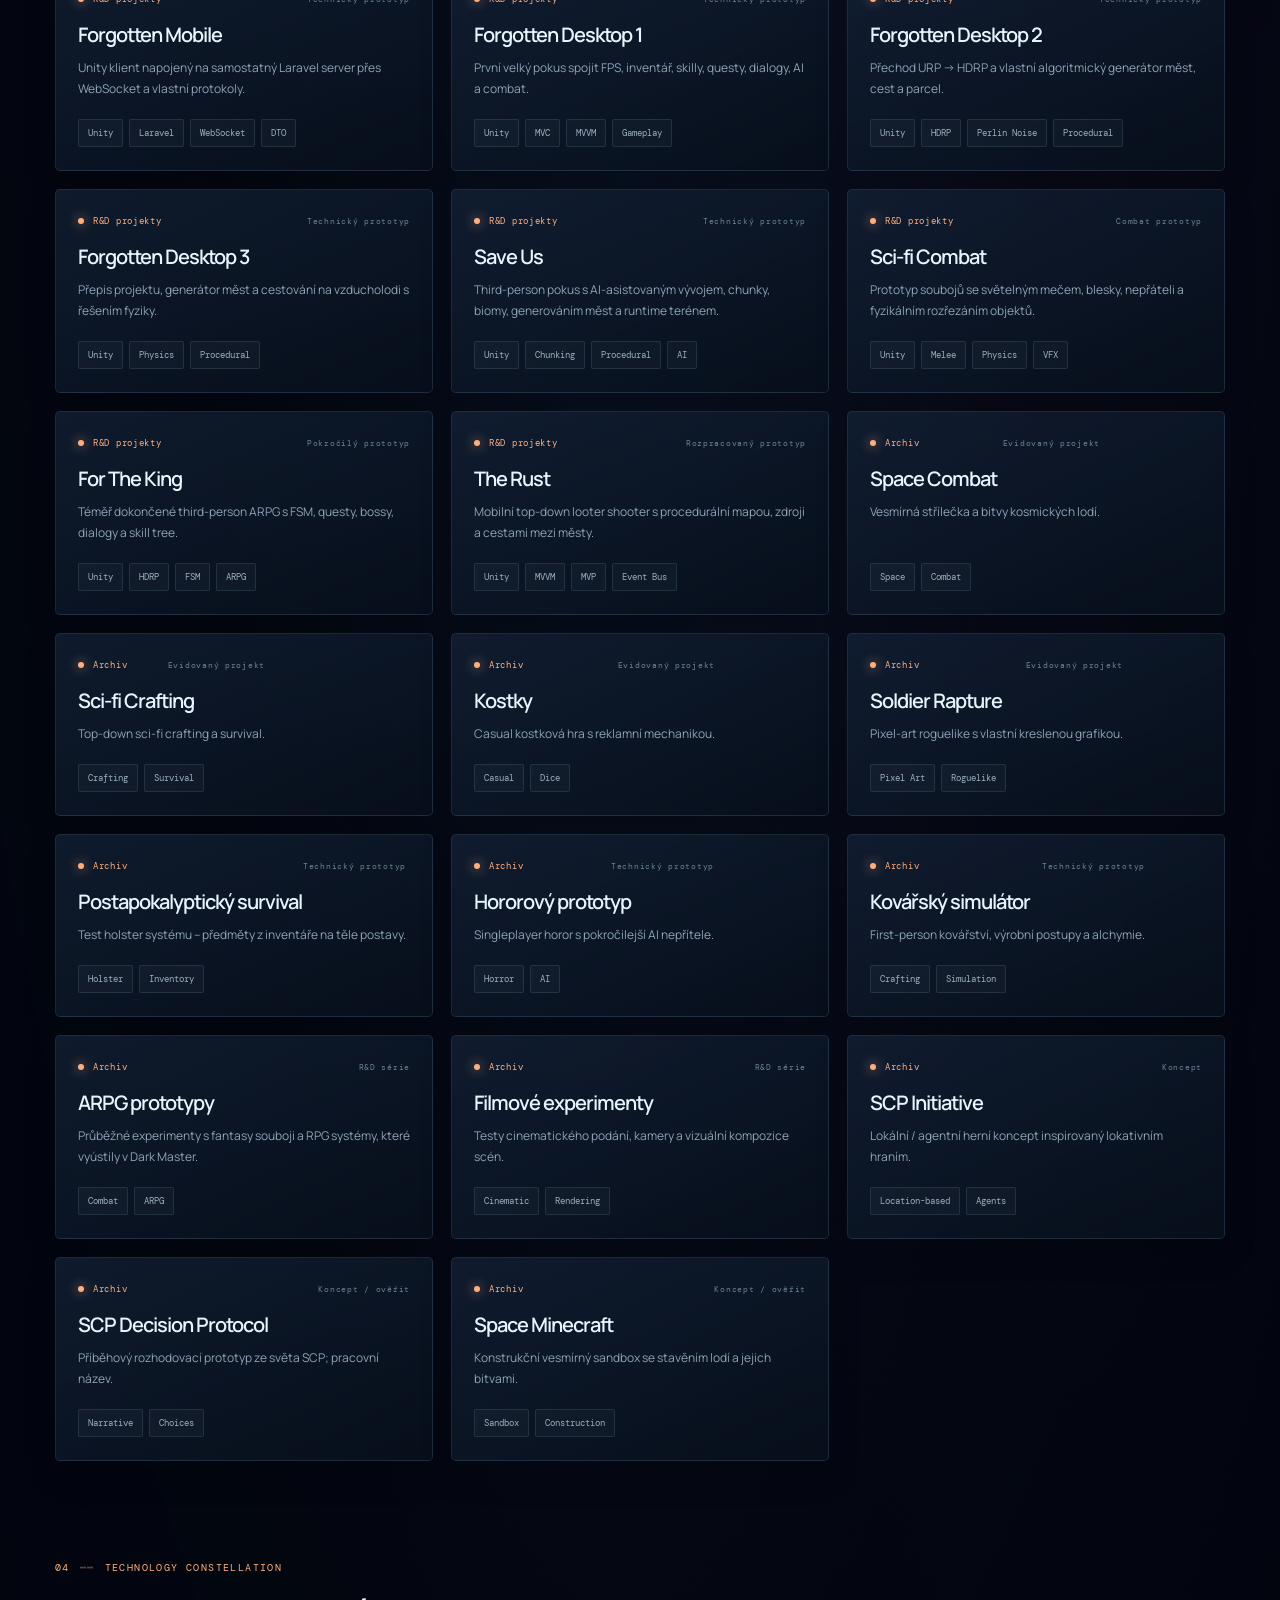
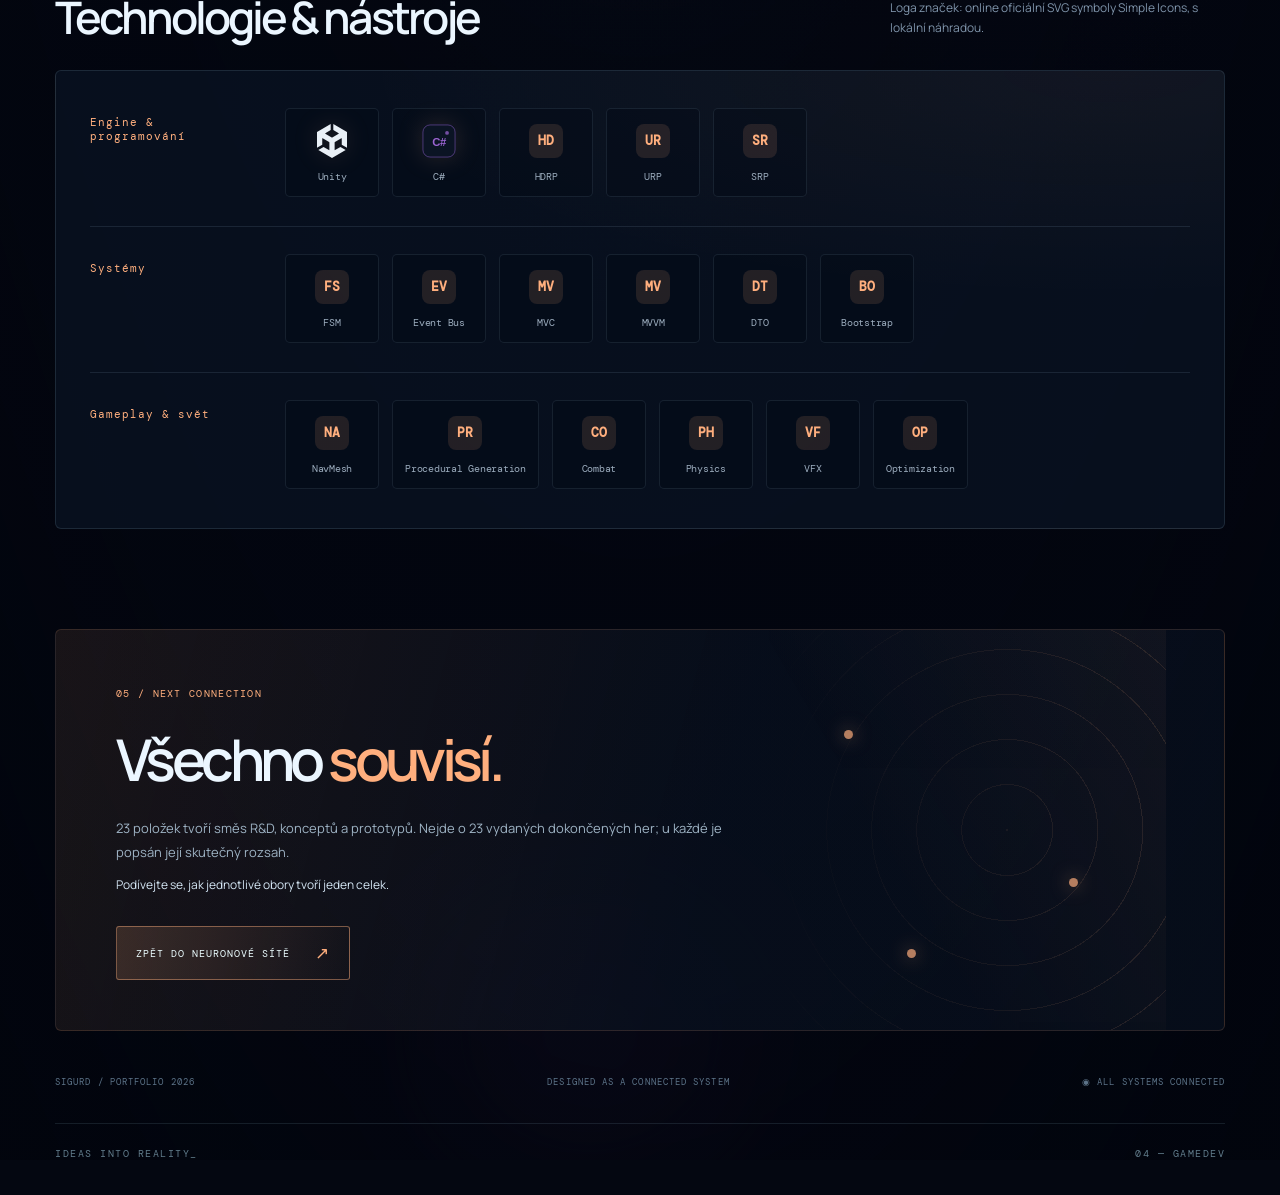
<file: gamedev.html>
<!doctype html>
<html lang="cs" data-initial-route="gamedev">
<head>
  <meta charset="utf-8">
  <meta name="viewport" content="width=device-width, initial-scale=1, viewport-fit=cover">
  <meta name="theme-color" content="#050912">
  <meta name="description" content="Vývoj her v Unity a C#, HDRP, AI NPC, procedurální generování. Dark Master a katalog herních prototypů.">
  <title>GameDev — projekty, zkušenosti a technologie | Sigurd Gnezdilov</title>
  <link rel="icon" type="image/svg+xml" href="assets/favicon.svg">
  <meta name="robots" content="index,follow,max-image-preview:large">
  <link rel="canonical" href="https://sigurd.site/gamedev.html">
  <meta property="og:url" content="https://sigurd.site/gamedev.html">
  <meta property="og:type" content="website"><meta property="og:locale" content="cs_CZ">
  <meta property="og:title" content="GameDev — projekty, zkušenosti a technologie | Sigurd Gnezdilov">
  <meta property="og:description" content="Vývoj her v Unity a C#, HDRP, AI NPC, procedurální generování. Dark Master a katalog herních prototypů.">
  <meta property="og:image" content="https://sigurd.site/assets/og-gamedev.jpg">
  <meta name="twitter:card" content="summary_large_image">
  <link rel="stylesheet" href="style.css?v=14.2">
  <link rel="stylesheet" href="portfolio.css?v=14.2">
  <link rel="stylesheet" href="portfolio-v3.css?v=14.2">
  <link rel="stylesheet" href="cv-request.css?v=14.2">
  <link rel="stylesheet" href="contact.css?v=14.2">
  <link rel="stylesheet" href="ux-fixes-v7.css?v=14.2">
  <script type="application/ld+json">{"@context": "https://schema.org", "@type": "ProfilePage", "inLanguage": "cs-CZ", "name": "GameDev — projekty, zkušenosti a technologie | Sigurd Gnezdilov", "description": "Vývoj her v Unity a C#, HDRP, AI NPC, procedurální generování. Dark Master a katalog herních prototypů.", "url": "https://sigurd.site/gamedev.html", "mainEntity": {"@type": "Person", "name": "Sigurd Gnezdilov", "knowsAbout": ["Gameplay systémy", "World generation", "Rendering & performance", "Herní architektura", "Technické prototypy"]}}</script>
<noscript><style>.loading-screen,.hero,.about-view,.domain-dock{display:none!important}.detail-view{position:relative!important;opacity:1!important;transform:none!important;filter:none!important;pointer-events:auto!important}.app{min-height:auto!important;overflow:visible!important}.detail-wrap{padding-top:140px!important}</style></noscript>
  <link rel="stylesheet" href="performance-v9.css?v=14.2"><link rel="stylesheet" href="portrait-v10.css?v=14.2">
<link rel="stylesheet" href="modal-actions.css?v=14.2">  <link rel="stylesheet" href="layout-v14.css?v=14.2">
</head>
<body>
  <a class="skip-link" href="#mainContent">Přejít na obsah</a>
  <div class="grain" aria-hidden="true"></div>
  <div class="loading-screen" id="loadingScreen" role="status" aria-label="Načítání neuronové sítě">
    <div class="loading-box">
      <div class="loader-glyph"><span></span><span></span><span></span><span></span><span></span></div>
      <p class="loader-eyebrow">SIGURD <b>///</b> NEURAL INTERFACE</p>
      <h2>Propojuji<span class="loader-cursor">_</span></h2>
      <div class="loader-track"><span id="loadingBar"></span></div>
      <div class="loader-bottom"><span>INITIALIZING CONNECTIONS</span><span id="loadingValue">00%</span></div>
    </div>
  </div>

  <div class="app" id="app">
    <div class="background-ambient" aria-hidden="true"><span></span><span></span><span></span></div>
    <canvas id="neuralCanvas" class="neural-canvas" aria-hidden="true"></canvas>

    <header class="site-header">
      <a href="#" class="brand" id="brandLink" aria-label="Sigurd — domovská stránka">
        <span class="brand-mark" aria-hidden="true"><i></i><i></i><i></i><i></i><i></i></span>
        <span class="brand-text"><strong>SIGURD<span class="brand-dot">.</span></strong><small>CREATIVE DEVELOPER</small></span>
      </a>
      <div class="header-right">
        <span class="status"><i></i> SYSTEM ONLINE <span class="status-divider">/</span> EST. 2026</span>
        <button class="contact-header-link" type="button" data-contact-open><span aria-hidden="true">✉</span> Bezplatná konzultace <span aria-hidden="true">↗</span></button>
        <button class="cv-header-link" type="button" data-cv-open><span aria-hidden="true">▤</span> Požádat o CV <span aria-hidden="true">↗</span></button>
        <button class="header-menu" id="aboutButton" type="button"><span>O MNĚ</span><span class="header-plus">↗</span></button>
      </div>
    </header>

    <main id="mainContent">
      <section class="hero" id="hero" aria-labelledby="heroTitle">
        <div class="hero-dash hero-dash-left" aria-hidden="true"><span>001 — THE MIND BEHIND THE CODE</span></div>
        <div class="hero-dash hero-dash-right" aria-hidden="true"><span>EXPLORE / CONNECT / CREATE</span></div>

        <div class="hero-title-wrap">
          <p class="eyebrow"><span class="mini-line"></span> VÍTEJTE V MÉ MYSLI <span class="mini-line"></span></p>
          <h1 id="heroTitle" class="hero-clean-title">Vyberte, co vás <em>zajímá.</em></h1>
          
          <p class="hero-description">Pět propojených oborů. <span>Vydejte se po neuronové síti.</span></p>
        </div>

        <div class="brain-anchor" id="brainAnchor" aria-hidden="true">
          <span class="brain-aura"></span>
          <span class="brain-reticle reticle-top"></span>
          <span class="brain-reticle reticle-bottom"></span>
          <span class="brain-id">NEURAL / CORE <i>01</i></span>
        </div>

        <div class="field-label field-label-left"><span class="label-line"></span> CONTINUOUS LEARNING</div>
        <div class="field-label field-label-right">MULTIDISCIPLINARY THINKING <span class="label-line"></span></div>

        <div class="neural-destinations" id="destinations">
          <button type="button" class="destination destination-backend" data-node="backend" style="--node-rgb: 89,227,229; --node-index:0" aria-label="Otevřít obor Backend">
            <span class="node-socket" aria-hidden="true"><span></span></span>
            <span class="dest-icon" aria-hidden="true"><svg viewBox="0 0 24 24"><path d="m8 7-5 5 5 5M16 7l5 5-5 5M14 4l-4 16"/></svg></span>
            <span class="dest-copy"><small><b>01</b> / ARCHITECTURE</small><strong>Backend<span class="dest-arr">↗</span></strong><span class="dest-meta">Logika, API, systémy</span></span>
          </button>

          <button type="button" class="destination destination-web" data-node="web" style="--node-rgb: 123,160,255; --node-index:1" aria-label="Otevřít obor Web">
            <span class="node-socket" aria-hidden="true"><span></span></span>
            <span class="dest-icon" aria-hidden="true"><svg viewBox="0 0 24 24"><circle cx="12" cy="12" r="9"/><path d="M3 12h18M12 3c3 3 3 15 0 18M12 3c-3 3-3 15 0 18"/></svg></span>
            <span class="dest-copy"><small><b>02</b> / DIGITAL EXPERIENCES</small><strong>Web<span class="dest-arr">↗</span></strong><span class="dest-meta">Design, UX, SEO</span></span>
          </button>

          <button type="button" class="destination destination-apps" data-node="aplikace" style="--node-rgb: 185,145,255; --node-index:2" aria-label="Otevřít obor Aplikace">
            <span class="node-socket" aria-hidden="true"><span></span></span>
            <span class="dest-icon" aria-hidden="true"><svg viewBox="0 0 24 24"><rect x="3" y="3" width="8" height="8" rx="1"/><rect x="13" y="3" width="8" height="8" rx="1"/><rect x="3" y="13" width="8" height="8" rx="1"/><rect x="13" y="13" width="8" height="8" rx="1"/></svg></span>
            <span class="dest-copy"><small><b>03</b> / CUSTOM SOFTWARE</small><strong>Aplikace<span class="dest-arr">↗</span></strong><span class="dest-meta">Nástroje, automatizace</span></span>
          </button>

          <button type="button" class="destination destination-gamedev" data-node="gamedev" style="--node-rgb: 255,175,126; --node-index:3" aria-label="Otevřít obor GameDev">
            <span class="node-socket" aria-hidden="true"><span></span></span>
            <span class="dest-icon" aria-hidden="true"><svg viewBox="0 0 24 24"><path d="M6 8h12a4 4 0 0 1 3.8 3l1.1 6.1a2.8 2.8 0 0 1-4.5 2.6l-2.3-2H7.9l-2.3 2a2.8 2.8 0 0 1-4.5-2.6L2.2 11A4 4 0 0 1 6 8Z"/><path d="M8 10v6M5 13h6M16.5 12.5h.01M19 15h.01"/></svg></span>
            <span class="dest-copy"><small><b>04</b> / INTERACTIVE WORLDS</small><strong>GameDev<span class="dest-arr">↗</span></strong><span class="dest-meta">Unity, svět, gameplay</span></span>
          </button>

          <button type="button" class="destination destination-ai" data-node="ai" style="--node-rgb: 232,142,204; --node-index:4" aria-label="Otevřít obor AI">
            <span class="node-socket" aria-hidden="true"><span></span></span>
            <span class="dest-icon" aria-hidden="true"><svg viewBox="0 0 24 24"><circle cx="12" cy="4" r="2"/><circle cx="4" cy="18" r="2"/><circle cx="20" cy="18" r="2"/><circle cx="12" cy="13" r="3"/><path d="M12 6v4M9.4 14.5 5.5 17M14.6 14.5l3.9 2.5"/></svg></span>
            <span class="dest-copy"><small><b>05</b> / INTELLIGENCE</small><strong>AI <span class="dest-arr">↗</span></strong><span class="dest-meta">LLM, agenti, RAG</span></span>
          </button>
        </div>

        <div class="hero-footer">
          <div class="scroll-cue"><span class="mouse-cue"><span></span></span><span>POHYBUJTE KURZOREM <b>·</b> VYBERTE UZEL</span></div>
          <div class="hero-counter"><span class="counter-dots"><i></i><i></i><i></i></span><span>05 <em>/</em> CONNECTED DOMAINS</span></div>
        </div>
      </section>

      <section class="detail-view" id="detailView" aria-hidden="false" aria-labelledby="detailTitle">
        <div class="detail-wrap">
          <div class="detail-toolbar">
            <button type="button" class="back-button" id="backButton"><span class="back-symbol">←</span><span>ZPĚT DO SÍTĚ</span></button>
            <span class="detail-index" id="detailIndex">01 / 05</span>
          </div>
          <div class="detail-main">
            <div class="detail-copy">
              <p class="detail-overline" id="detailOverline">01 // ARCHITECTURE</p>
              <h2 id="detailTitle">GameDev<span>.</span></h2>
              <p class="detail-lead" id="detailLead">Herní světy jsou místo, kde systém ožívá.</p>
              <p class="detail-description" id="detailDescription">Unity, C#, HDRP, procedurální generování a bojové mechaniky. Portfolio zahrnuje hlavní osobní hru i řadu výzkumných a technických prototypů.</p>
              <div class="detail-actions"><span class="detail-connection"><i></i> ACTIVE CONNECTION</span><button type="button" id="nextButton" class="next-button">DALŠÍ OBOR <span>↗</span></button></div>
            </div>
            <div class="detail-data">
              <div class="detail-glass-top"><span>SKILLS & PRACTICE</span><span>● &nbsp; VERIFIED EXPERIENCE</span></div>
              <h3>Technologie <em>& přístup</em></h3>
              <div class="tech-tags" id="techTags"></div>
              <div class="projects-head"><span>VYBRANÉ OBLASTI</span><span>↘</span></div>
              <div class="project-list" id="projectList"></div>
              <div class="detail-glass-footer">SPOJENÍ AKTIVNÍ <span>//</span> SIGURD.DEV.26</div>
            </div>
          </div>
          <div id="extendedDomain" class="extended-domain"><div class="seo-initial" id="seoInitial"><article class="static-project"><h3>Dark Master</h3><p>Fantasy akční RPG s bojem, vybavením, questy, dialogy a postupem postavy.</p><p>Ve vývoji</p></article><article class="static-project"><h3>The Way</h3><p>Sci-fi survival / roguelike o opravování a vylepšování vesmírné lodi během cesty.</p><p>Pokročilý prototyp</p></article><article class="static-project"><h3>Forgotten Web</h3><p>Raná klikací webová RPG adventura s mapou, inventářem a tahovými souboji.</p><p>Výukový prototyp</p></article><article class="static-project"><h3>Forgotten Mobile</h3><p>Unity klient napojený na samostatný Laravel server přes WebSocket a vlastní protokoly.</p><p>Technický prototyp</p></article><article class="static-project"><h3>Forgotten Desktop 1</h3><p>První velký pokus spojit FPS, inventář, skilly, questy, dialogy, AI a combat.</p><p>Technický prototyp</p></article><article class="static-project"><h3>Forgotten Desktop 2</h3><p>Přechod URP → HDRP a vlastní algoritmický generátor měst, cest a parcel.</p><p>Technický prototyp</p></article><article class="static-project"><h3>Forgotten Desktop 3</h3><p>Přepis projektu, generátor měst a cestování na vzducholodi s řešením fyziky.</p><p>Technický prototyp</p></article><article class="static-project"><h3>Save Us</h3><p>Third-person pokus s AI-asistovaným vývojem, chunky, biomy, generováním měst a runtime terénem.</p><p>Technický prototyp</p></article><article class="static-project"><h3>Sci-fi Combat</h3><p>Prototyp soubojů se světelným mečem, blesky, nepřáteli a fyzikálním rozřezáním objektů.</p><p>Combat prototyp</p></article><article class="static-project"><h3>For The King</h3><p>Téměř dokončené third-person ARPG s FSM, questy, bossy, dialogy a skill tree.</p><p>Pokročilý prototyp</p></article><article class="static-project"><h3>The Rust</h3><p>Mobilní top-down looter shooter s procedurální mapou, zdroji a cestami mezi městy.</p><p>Rozpracovaný prototyp</p></article><article class="static-project"><h3>Space Combat</h3><p>Vesmírná střílečka a bitvy kosmických lodí.</p><p>Evidovaný projekt</p></article><article class="static-project"><h3>Sci-fi Crafting</h3><p>Top-down sci-fi crafting a survival.</p><p>Evidovaný projekt</p></article><article class="static-project"><h3>Kostky</h3><p>Casual kostková hra s reklamní mechanikou.</p><p>Evidovaný projekt</p></article><article class="static-project"><h3>Soldier Rapture</h3><p>Pixel-art roguelike s vlastní kreslenou grafikou.</p><p>Evidovaný projekt</p></article><article class="static-project"><h3>Postapokalyptický survival</h3><p>Test holster systému – předměty z inventáře na těle postavy.</p><p>Technický prototyp</p></article><article class="static-project"><h3>Hororový prototyp</h3><p>Singleplayer horor s pokročilejší AI nepřítele.</p><p>Technický prototyp</p></article><article class="static-project"><h3>Kovářský simulátor</h3><p>First-person kovářství, výrobní postupy a alchymie.</p><p>Technický prototyp</p></article><article class="static-project"><h3>ARPG prototypy</h3><p>Průběžné experimenty s fantasy souboji a RPG systémy, které vyústily v Dark Master.</p><p>R&amp;D série</p></article><article class="static-project"><h3>Filmové experimenty</h3><p>Testy cinematického podání, kamery a vizuální kompozice scén.</p><p>R&amp;D série</p></article><article class="static-project"><h3>SCP Initiative</h3><p>Lokální / agentní herní koncept inspirovaný lokativním hraním.</p><p>Koncept</p></article><article class="static-project"><h3>SCP Decision Protocol</h3><p>Příběhový rozhodovací prototyp ze světa SCP; pracovní název.</p><p>Koncept / ověřit</p></article><article class="static-project"><h3>Space Minecraft</h3><p>Konstrukční vesmírný sandbox se stavěním lodí a jejich bitvami.</p><p>Koncept / ověřit</p></article></div></div>
          <div class="detail-bottom"><span>IDEAS INTO REALITY_</span><span id="detailPagination">01 — BACKEND</span></div>
        </div>
      </section>

      <section class="about-view" id="aboutView" aria-hidden="true" aria-labelledby="aboutTitle">
        <div class="about-inner">
          <button type="button" id="aboutBack" class="back-button"><span class="back-symbol">←</span><span>ZPĚT DO SÍTĚ</span></button>
          <p class="detail-overline">A LITTLE ABOUT ME / 2026</p>
          
          <div class="about-identity">
            <div class="about-portrait-frame">
              <img src="assets/sigurd-portrait.webp" alt="Profesní portrét Sigurda Gnezdilova" width="950" height="950" loading="eager" decoding="async">
              <span class="about-portrait-orbit" aria-hidden="true"></span>
            </div>
            <div class="about-identity-copy">
              <span class="about-identity-kicker">OSOBNĚ / ZA PROJEKTY</span>
              <h2 id="aboutTitle">Spojuji <em>světy.</em></h2>
              <p>Jsem Sigurd Gnezdilov. Jsem vývojář se silným backendovým základem. Zajímají mě řešení, která skutečně usnadňují lidem práci — ať už jde o firemní systém, web, malý nástroj nebo AI automatizaci.</p>
            </div>
          </div>
          <h3 class="about-process-title">Jak přemýšlím o vývoji</h3>
          <p>Nezačínám výběrem frameworku ani psaním kódu. Nejprve potřebuji pochopit, <strong>jaký problém řešíme, koho se týká a proč stojí za to ho vyřešit.</strong> Teprve potom hledám cíl, vhodný rozsah řešení a způsob, jak poznáme, že skutečně funguje.</p>
          <div class="about-process" aria-label="Můj přístup k vývoji">
            <article><span>01 / PROBLÉM</span><h4>Porozumět potřebě</h4><p>Ptám se, co dnes nefunguje, co brzdí uživatele a kde vzniká zbytečná práce.</p></article>
            <article><span>02 / CÍL</span><h4>Definovat výsledek</h4><p>Stanovím, co má být po dokončení jednodušší, rychlejší nebo spolehlivější.</p></article>
            <article><span>03 / NÁVRH</span><h4>Najít přiměřené řešení</h4><p>Zvážím alternativy, technologie, rizika a minimální rozsah pro ověření nápadu.</p></article>
            <article><span>04 / PROTOTYP</span><h4>Ověřit předpoklady</h4><p>Rychlým prototypem zjistím, zda navržený postup dává smysl skutečným uživatelům.</p></article>
            <article><span>05 / REALIZACE</span><h4>Stavět a kontrolovat</h4><p>Postupuji po částech, s code review, testy, diagnostikou a průběžnou zpětnou vazbou.</p></article>
            <article><span>06 / VÝSLEDEK</span><h4>Měřit a zlepšovat</h4><p>Ověřím funkčnost i přínos, opravím slabá místa a připravím řešení na další rozvoj.</p></article>
          </div>
          <p>V týmu mi dává smysl transparentní backlog, jasné priority, iterativní dodávka a společná odpovědnost za kvalitu. AI využívám jako nástroj pro rychlejší analýzu, prototypování a automatizaci — ne jako náhradu přemýšlení nebo testování.</p>
          <div class="about-stats"><span><b>05</b>OBORŮ</span><span><b>∞</b>MOŽNOSTÍ</span><span><b>01</b>MYSL</span></div>
          <button type="button" class="about-explore" id="aboutExplore">PROZKOUMAT OBORY ↗</button>
        </div>
      </section>
    </main>

    <nav class="domain-dock" id="domainDock" aria-label="Přepínání oborů" hidden></nav>
    <div class="cursor-glow" id="cursorGlow" aria-hidden="true"></div>
  </div>
  <script src="portfolio-data.js?v=14.3" defer></script>
  <script src="media-map.js?v=14.3" defer></script>
  <script src="portfolio.js?v=14.2" defer></script>
  <script src="portfolio-v3.js?v=14.2" defer></script>
  <script src="app.js?v=14.2" defer></script>
    <div class="cv-modal" id="cvModal" hidden>
      <div class="cv-modal-backdrop" data-cv-close></div>
      <section class="cv-modal-panel" role="dialog" aria-modal="true" aria-labelledby="cvModalTitle" aria-describedby="cvModalDescription" tabindex="-1">
        <button class="cv-modal-close" type="button" data-cv-close aria-label="Zavřít okno">×</button>
        <span class="cv-modal-kicker"><span class="cv-live-dot"></span> PRIVATE / CONNECTION REQUEST</span>
        <div class="cv-modal-symbol" aria-hidden="true"><span>CV</span></div>
        <h2 id="cvModalTitle">Získat moje <em>CV.</em></h2>
        <p id="cvModalDescription">Zadejte e-mail, na který vám mohu zaslat svůj profesní životopis. Po odeslání žádosti se vám ozvu osobně.</p>
        <form id="cvRequestForm" novalidate>
          <label for="cvEmail">VÁŠ E-MAIL</label>
          <div class="cv-input-shell"><span aria-hidden="true">@</span><input id="cvEmail" name="email" type="email" autocomplete="email" inputmode="email" placeholder="vas@email.cz" maxlength="254" required></div>
          <div class="cv-honeypot" aria-hidden="true"><label for="cvWebsite">Web</label><input id="cvWebsite" name="website" type="text" tabindex="-1" autocomplete="off"></div>
          <p class="cv-privacy">E-mail použiji pouze pro vyřízení žádosti o CV. Nejedná se o přihlášení k odběru.</p>
          <p class="cv-feedback" id="cvFeedback" role="status" aria-live="polite"></p>
          <button class="cv-submit" type="submit"><span>ODESLAT ŽÁDOST</span><span aria-hidden="true">↗</span></button>
        </form>
      </section>
    </div>
<script src="cv-request.js?v=14.2" defer></script>

<div class="contact-modal" id="contactModal" hidden>
  <div class="contact-shade" data-contact-close></div>
  <section class="contact-dialog" role="dialog" aria-modal="true" aria-labelledby="contactModalTitle" tabindex="-1">
    <button class="contact-close" type="button" aria-label="Zavřít kontaktní formulář" data-contact-close>×</button>
    <span class="contact-kicker">◉ NOVÉ SPOJENÍ / CONTACT</span>
    <h2 id="contactModalTitle">Bezplatná konzultace <em>nebo dotaz.</em></h2>
    <p>Popište mi svůj nápad, problém nebo otázku. Ozvu se vám osobně.</p>
    <div data-contact-form></div>
    <p class="contact-alt">Chcete více prostoru? <a href="kontakt.html">Otevřít kontaktní stránku ↗</a></p>
  </section>
</div>
<script src="contact.js?v=14.2" defer></script>
</body>
</html>
</file>
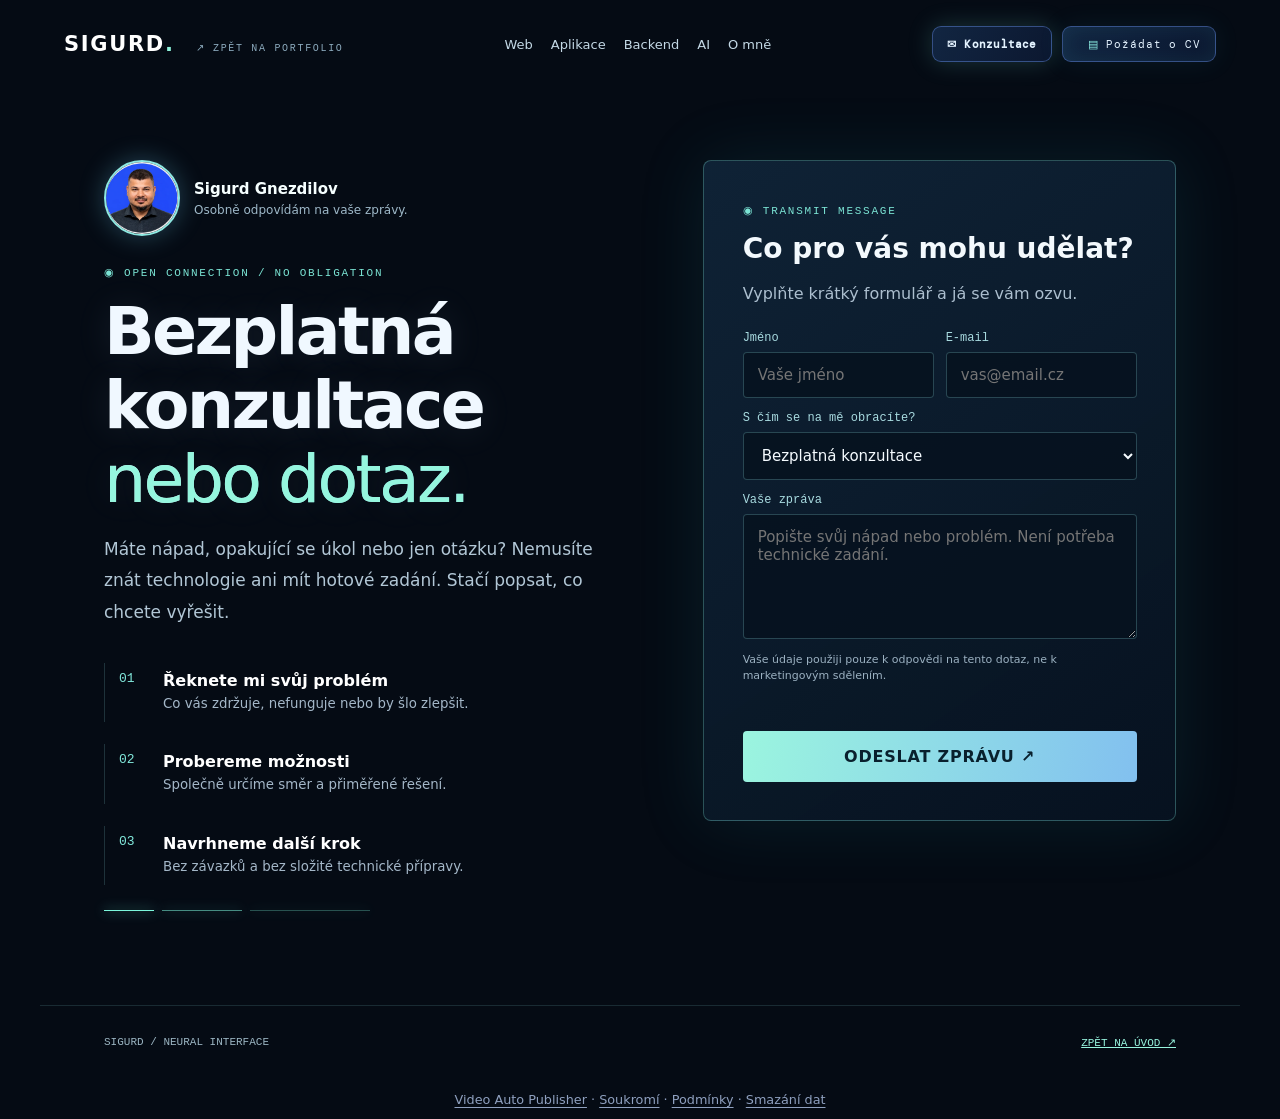
<file: kontakt.html>
<!doctype html>
<html lang="cs"><head><meta charset="utf-8"><meta name="viewport" content="width=device-width,initial-scale=1"><meta name="theme-color" content="#050912"><title>Bezplatná konzultace nebo dotaz | Sigurd</title><meta name="description" content="Máte nápad na web, aplikaci nebo automatizaci? Napište mi. Bezplatná úvodní konzultace nebo nezávazný dotaz."><meta name="robots" content="index,follow"><link rel="canonical" href="https://sigurd.site/kontakt.html"><meta property="og:title" content="Bezplatná konzultace nebo dotaz | Sigurd"><meta property="og:description" content="Pojďme společně najít jednoduché a užitečné řešení vašeho problému."><link rel="icon" href="assets/favicon.svg" type="image/svg+xml"><link rel="stylesheet" href="style.css?v=14.2"><link rel="stylesheet" href="contact.css?v=14.2"><link rel="stylesheet" href="cv-request.css?v=14.2">  <link rel="stylesheet" href="performance-v9.css?v=14.2"><link rel="stylesheet" href="portrait-v10.css?v=14.2">
<link rel="stylesheet" href="modal-actions.css?v=14.2">  <link rel="stylesheet" href="layout-v14.css?v=14.2">
</head>
<body class="contact-page"><canvas id="contactParticles" aria-hidden="true"></canvas><header class="contact-page-header"><a href="index.html" class="contact-brand">SIGURD<span>.</span> <small>↗ ZPĚT NA PORTFOLIO</small></a><nav aria-label="Navigace"><a href="web.html">Web</a><a href="aplikace.html">Aplikace</a><a href="backend.html">Backend</a><a href="ai.html">AI</a><a href="o-mne.html">O mně</a></nav><div class="contact-page-actions"><button type="button" class="contact-header-link" data-contact-open><span aria-hidden="true">✉</span> Konzultace</button><button type="button" class="cv-header-link" data-cv-open><span aria-hidden="true">▤</span> Požádat o CV</button></div></header>
<main class="contact-page-main"><section class="contact-intro"><div class="contact-person"><img src="assets/sigurd-portrait.webp" alt="Sigurd Gnezdilov – vývojář" width="950" height="950" loading="eager" decoding="async"><div><strong>Sigurd Gnezdilov</strong><span>Osobně odpovídám na vaše zprávy.</span></div></div><span class="contact-kicker">◉ OPEN CONNECTION / NO OBLIGATION</span><h1>Bezplatná konzultace <em>nebo dotaz.</em></h1><p>Máte nápad, opakující se úkol nebo jen otázku? Nemusíte znát technologie ani mít hotové zadání. Stačí popsat, co chcete vyřešit.</p><div class="contact-benefits"><div><span>01</span><strong>Řeknete mi svůj problém</strong><small>Co vás zdržuje, nefunguje nebo by šlo zlepšit.</small></div><div><span>02</span><strong>Probereme možnosti</strong><small>Společně určíme směr a přiměřené řešení.</small></div><div><span>03</span><strong>Navrhneme další krok</strong><small>Bez závazků a bez složité technické přípravy.</small></div></div><div class="contact-lines" aria-hidden="true"><span></span><span></span><span></span></div></section><section class="contact-page-form"><span class="contact-kicker">◉ TRANSMIT MESSAGE</span><h2>Co pro vás mohu udělat?</h2><p>Vyplňte krátký formulář a já se vám ozvu.</p><div data-contact-form></div></section></main><footer class="contact-page-footer"><span>SIGURD / NEURAL INTERFACE</span><a href="index.html">ZPĚT NA ÚVOD ↗</a></footer><script src="contact.js?v=14.2" defer></script>

    <div class="cv-modal" id="cvModal" hidden>
      <div class="cv-modal-backdrop" data-cv-close></div>
      <section class="cv-modal-panel" role="dialog" aria-modal="true" aria-labelledby="cvModalTitle" aria-describedby="cvModalDescription" tabindex="-1">
        <button class="cv-modal-close" type="button" data-cv-close aria-label="Zavřít okno">×</button>
        <span class="cv-modal-kicker"><span class="cv-live-dot"></span> PRIVATE / CONNECTION REQUEST</span>
        <div class="cv-modal-symbol" aria-hidden="true"><span>CV</span></div>
        <h2 id="cvModalTitle">Získat moje <em>CV.</em></h2>
        <p id="cvModalDescription">Zadejte e-mail, na který vám mohu zaslat svůj profesní životopis. Po odeslání žádosti se vám ozvu osobně.</p>
        <form id="cvRequestForm" novalidate>
          <label for="cvEmail">VÁŠ E-MAIL</label>
          <div class="cv-input-shell"><span aria-hidden="true">@</span><input id="cvEmail" name="email" type="email" autocomplete="email" inputmode="email" placeholder="vas@email.cz" maxlength="254" required></div>
          <div class="cv-honeypot" aria-hidden="true"><label for="cvWebsite">Web</label><input id="cvWebsite" name="website" type="text" tabindex="-1" autocomplete="off"></div>
          <p class="cv-privacy">E-mail použiji pouze pro vyřízení žádosti o CV. Nejedná se o přihlášení k odběru.</p>
          <p class="cv-feedback" id="cvFeedback" role="status" aria-live="polite"></p>
          <button class="cv-submit" type="submit"><span>ODESLAT ŽÁDOST</span><span aria-hidden="true">↗</span></button>
        </form>
      </section>
    </div>

<div class="contact-modal" id="contactModal" hidden>
  <div class="contact-shade" data-contact-close></div>
  <section class="contact-dialog" role="dialog" aria-modal="true" aria-labelledby="contactModalTitle" tabindex="-1">
    <button class="contact-close" type="button" aria-label="Zavřít kontaktní formulář" data-contact-close>×</button>
    <span class="contact-kicker">◉ NOVÉ SPOJENÍ / CONTACT</span>
    <h2 id="contactModalTitle">Bezplatná konzultace <em>nebo dotaz.</em></h2>
    <p>Popište mi svůj nápad, problém nebo otázku. Ozvu se vám osobně.</p>
    <div data-contact-form></div>
    <p class="contact-alt">Chcete více prostoru? <a href="kontakt.html">Otevřít kontaktní stránku ↗</a></p>
  </section>
</div><script src="cv-request.js?v=14.2" defer></script><p class="site-legal"><a href="scheduler.html">Video Auto Publisher</a> · <a href="soukromi.html">Soukromí</a> · <a href="podminky.html">Podmínky</a> · <a href="smazani-dat.html">Smazání dat</a></p>
</body></html>
</file>
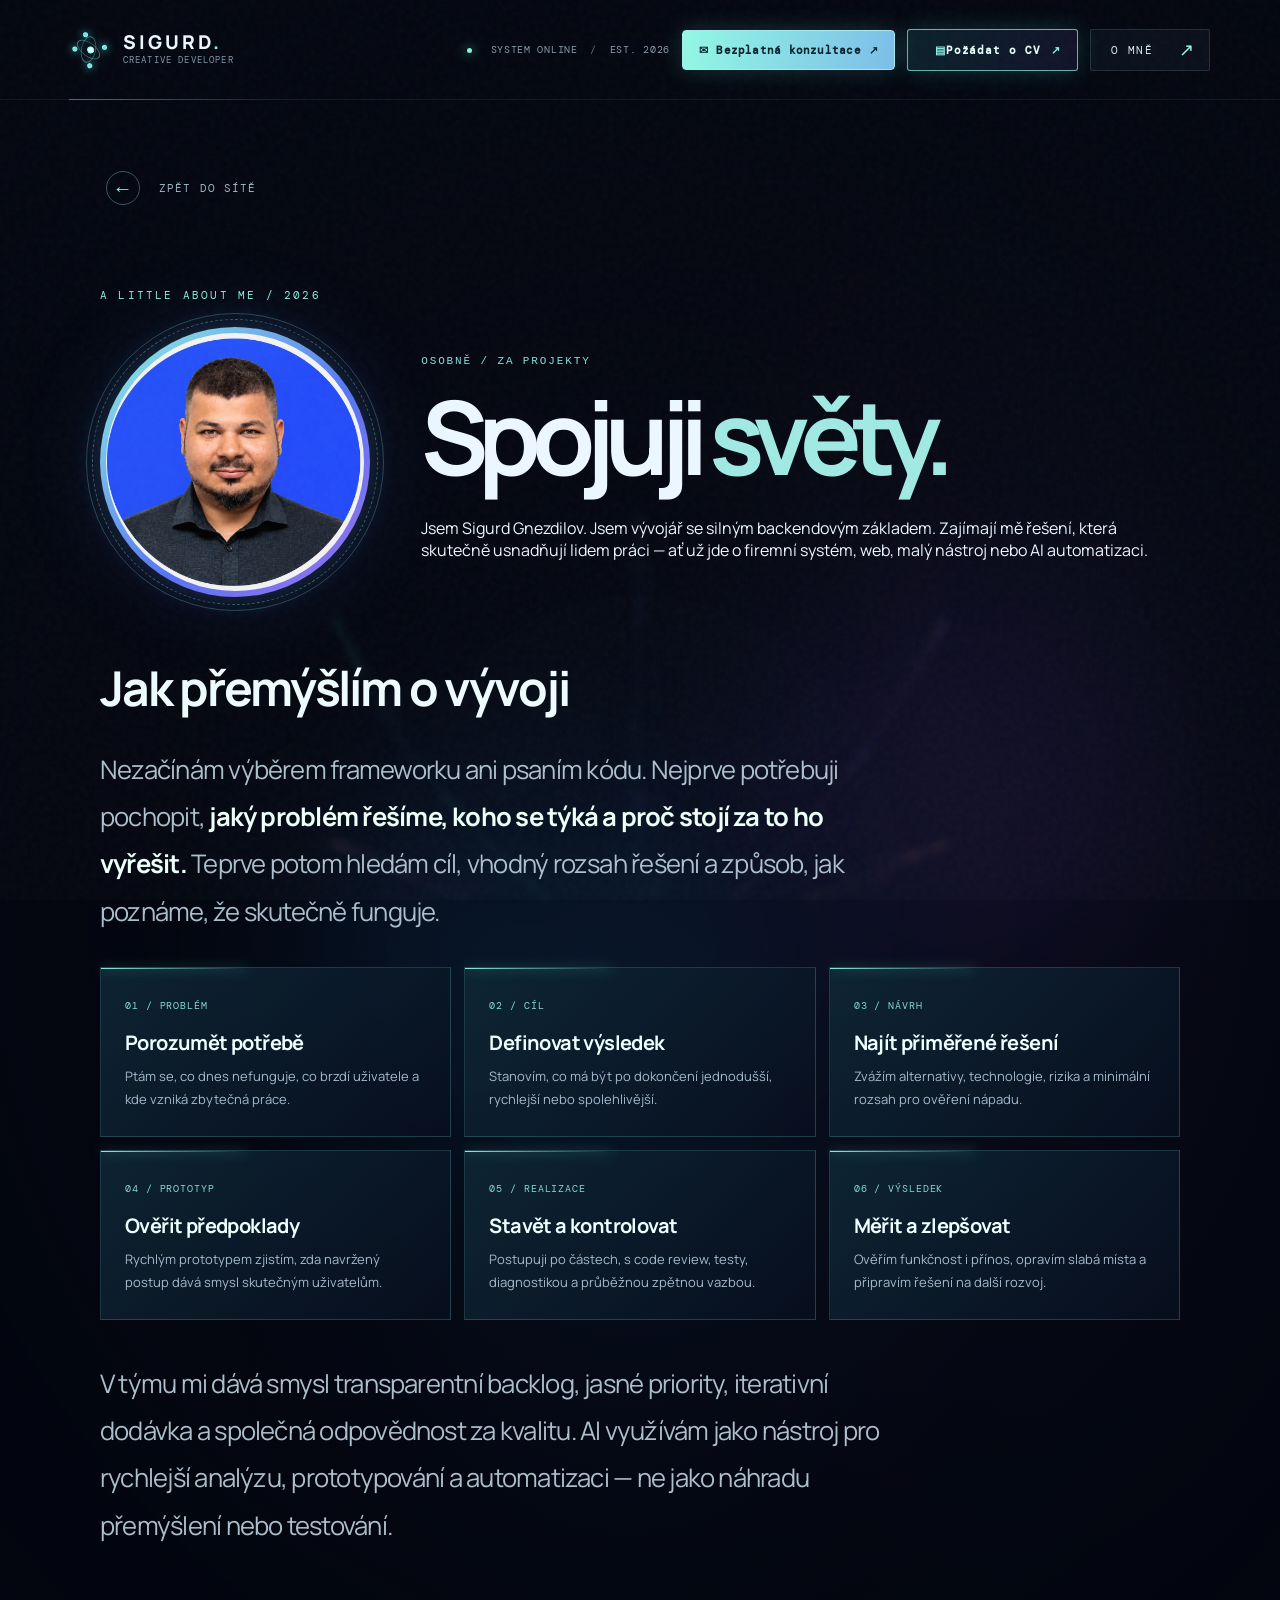
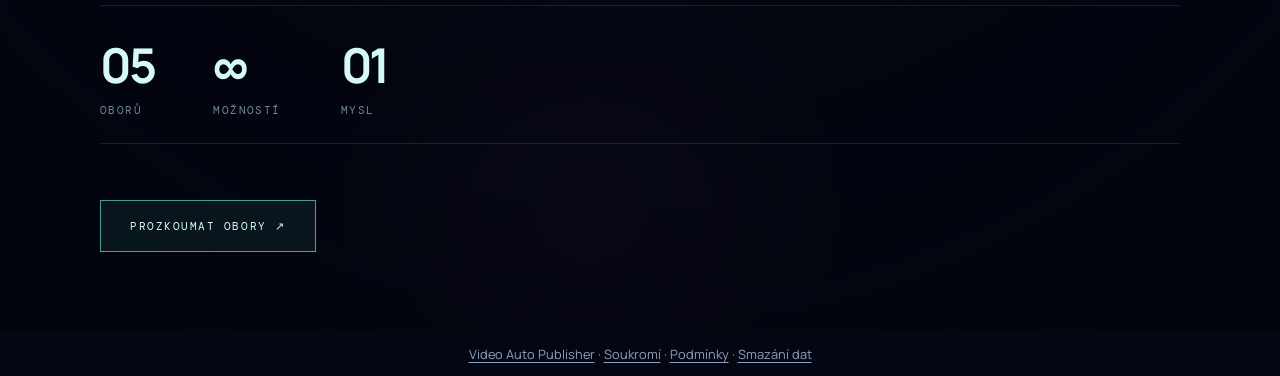
<file: o-mne.html>
<!doctype html>
<html lang="cs" data-initial-route="o-mne">
<head>
  <meta charset="utf-8">
  <meta name="viewport" content="width=device-width, initial-scale=1, viewport-fit=cover">
  <meta name="theme-color" content="#050912">
  <meta name="description" content="Profesní zaměření a propojení backendového vývoje, webů, vlastních aplikací, Unity GameDev a AI.">
  <title>O mně — Sigurd Gnezdilov | Vývojář</title>
  <link rel="icon" type="image/svg+xml" href="assets/favicon.svg">
  <meta name="robots" content="index,follow,max-image-preview:large">
  <link rel="canonical" href="https://sigurd.site/o-mne.html">
  <meta property="og:type" content="website"><meta property="og:locale" content="cs_CZ">
  <meta property="og:title" content="Sigurd — Backend, Web, Aplikace, GameDev, AI">
  <meta property="og:description" content="Interaktivní vývojářské portfolio a vybrané zkušenosti napříč pěti obory.">
  <meta property="og:image" content="https://sigurd.site/assets/og-home.jpg">
  <meta name="twitter:card" content="summary_large_image">
  <link rel="stylesheet" href="style.css?v=14.2">
  <link rel="stylesheet" href="portfolio.css?v=14.2">
  <link rel="stylesheet" href="portfolio-v3.css?v=14.2">
  <link rel="stylesheet" href="cv-request.css?v=14.2">
  <link rel="stylesheet" href="contact.css?v=14.2">
  <link rel="stylesheet" href="ux-fixes-v7.css?v=14.2">
  <script type="application/ld+json">{"@context": "https://schema.org", "@type": "ProfilePage", "inLanguage": "cs-CZ", "name": "Sigurd — osobní portfolio", "url": "https://sigurd.site/", "mainEntity": {"@type": "Person", "name": "Sigurd Gnezdilov", "url": "https://sigurd.site/", "knowsAbout": ["Backend", "Web", "Aplikace", "Game development", "Umělá inteligence"]}}</script>
  <link rel="stylesheet" href="performance-v9.css?v=14.2"><link rel="stylesheet" href="portrait-v10.css?v=14.2">
<link rel="stylesheet" href="modal-actions.css?v=14.2">  <link rel="stylesheet" href="layout-v14.css?v=14.2">
</head>
<body>
  <a class="skip-link" href="#mainContent">Přejít na obsah</a>
  <div class="grain" aria-hidden="true"></div>
  <div class="loading-screen" id="loadingScreen" role="status" aria-label="Načítání neuronové sítě">
    <div class="loading-box">
      <div class="loader-glyph"><span></span><span></span><span></span><span></span><span></span></div>
      <p class="loader-eyebrow">SIGURD <b>///</b> NEURAL INTERFACE</p>
      <h2>Propojuji<span class="loader-cursor">_</span></h2>
      <div class="loader-track"><span id="loadingBar"></span></div>
      <div class="loader-bottom"><span>INITIALIZING CONNECTIONS</span><span id="loadingValue">00%</span></div>
    </div>
  </div>

  <div class="app" id="app">
    <div class="background-ambient" aria-hidden="true"><span></span><span></span><span></span></div>
    <canvas id="neuralCanvas" class="neural-canvas" aria-hidden="true"></canvas>

    <header class="site-header">
      <a href="#" class="brand" id="brandLink" aria-label="Sigurd — domovská stránka">
        <span class="brand-mark" aria-hidden="true"><i></i><i></i><i></i><i></i><i></i></span>
        <span class="brand-text"><strong>SIGURD<span class="brand-dot">.</span></strong><small>CREATIVE DEVELOPER</small></span>
      </a>
      <div class="header-right">
        <span class="status"><i></i> SYSTEM ONLINE <span class="status-divider">/</span> EST. 2026</span>
        <button class="contact-header-link" type="button" data-contact-open><span aria-hidden="true">✉</span> Bezplatná konzultace <span aria-hidden="true">↗</span></button>
        <button class="cv-header-link" type="button" data-cv-open><span aria-hidden="true">▤</span> Požádat o CV <span aria-hidden="true">↗</span></button>
        <button class="header-menu" id="aboutButton" type="button"><span>O MNĚ</span><span class="header-plus">↗</span></button>
      </div>
    </header>

    <main id="mainContent">
      <section class="hero" id="hero" aria-labelledby="heroTitle">
        <div class="hero-dash hero-dash-left" aria-hidden="true"><span>001 — THE MIND BEHIND THE CODE</span></div>
        <div class="hero-dash hero-dash-right" aria-hidden="true"><span>EXPLORE / CONNECT / CREATE</span></div>

        <div class="hero-title-wrap">
          <p class="eyebrow"><span class="mini-line"></span> VÍTEJTE V MÉ MYSLI <span class="mini-line"></span></p>
          <h1 id="heroTitle" class="hero-clean-title">Vyberte, co vás <em>zajímá.</em></h1>
          
          <p class="hero-description">Pět propojených oborů. <span>Vydejte se po neuronové síti.</span></p>
        </div>

        <div class="brain-anchor" id="brainAnchor" aria-hidden="true">
          <span class="brain-aura"></span>
          <span class="brain-reticle reticle-top"></span>
          <span class="brain-reticle reticle-bottom"></span>
          <span class="brain-id">NEURAL / CORE <i>01</i></span>
        </div>

        <div class="field-label field-label-left"><span class="label-line"></span> CONTINUOUS LEARNING</div>
        <div class="field-label field-label-right">MULTIDISCIPLINARY THINKING <span class="label-line"></span></div>

        <div class="neural-destinations" id="destinations">
          <button type="button" class="destination destination-backend" data-node="backend" style="--node-rgb: 89,227,229; --node-index:0" aria-label="Otevřít obor Backend">
            <span class="node-socket" aria-hidden="true"><span></span></span>
            <span class="dest-icon" aria-hidden="true"><svg viewBox="0 0 24 24"><path d="m8 7-5 5 5 5M16 7l5 5-5 5M14 4l-4 16"/></svg></span>
            <span class="dest-copy"><small><b>01</b> / ARCHITECTURE</small><strong>Backend<span class="dest-arr">↗</span></strong><span class="dest-meta">Logika, API, systémy</span></span>
          </button>

          <button type="button" class="destination destination-web" data-node="web" style="--node-rgb: 123,160,255; --node-index:1" aria-label="Otevřít obor Web">
            <span class="node-socket" aria-hidden="true"><span></span></span>
            <span class="dest-icon" aria-hidden="true"><svg viewBox="0 0 24 24"><circle cx="12" cy="12" r="9"/><path d="M3 12h18M12 3c3 3 3 15 0 18M12 3c-3 3-3 15 0 18"/></svg></span>
            <span class="dest-copy"><small><b>02</b> / DIGITAL EXPERIENCES</small><strong>Web<span class="dest-arr">↗</span></strong><span class="dest-meta">Design, UX, SEO</span></span>
          </button>

          <button type="button" class="destination destination-apps" data-node="aplikace" style="--node-rgb: 185,145,255; --node-index:2" aria-label="Otevřít obor Aplikace">
            <span class="node-socket" aria-hidden="true"><span></span></span>
            <span class="dest-icon" aria-hidden="true"><svg viewBox="0 0 24 24"><rect x="3" y="3" width="8" height="8" rx="1"/><rect x="13" y="3" width="8" height="8" rx="1"/><rect x="3" y="13" width="8" height="8" rx="1"/><rect x="13" y="13" width="8" height="8" rx="1"/></svg></span>
            <span class="dest-copy"><small><b>03</b> / CUSTOM SOFTWARE</small><strong>Aplikace<span class="dest-arr">↗</span></strong><span class="dest-meta">Nástroje, automatizace</span></span>
          </button>

          <button type="button" class="destination destination-gamedev" data-node="gamedev" style="--node-rgb: 255,175,126; --node-index:3" aria-label="Otevřít obor GameDev">
            <span class="node-socket" aria-hidden="true"><span></span></span>
            <span class="dest-icon" aria-hidden="true"><svg viewBox="0 0 24 24"><path d="M6 8h12a4 4 0 0 1 3.8 3l1.1 6.1a2.8 2.8 0 0 1-4.5 2.6l-2.3-2H7.9l-2.3 2a2.8 2.8 0 0 1-4.5-2.6L2.2 11A4 4 0 0 1 6 8Z"/><path d="M8 10v6M5 13h6M16.5 12.5h.01M19 15h.01"/></svg></span>
            <span class="dest-copy"><small><b>04</b> / INTERACTIVE WORLDS</small><strong>GameDev<span class="dest-arr">↗</span></strong><span class="dest-meta">Unity, svět, gameplay</span></span>
          </button>

          <button type="button" class="destination destination-ai" data-node="ai" style="--node-rgb: 232,142,204; --node-index:4" aria-label="Otevřít obor AI">
            <span class="node-socket" aria-hidden="true"><span></span></span>
            <span class="dest-icon" aria-hidden="true"><svg viewBox="0 0 24 24"><circle cx="12" cy="4" r="2"/><circle cx="4" cy="18" r="2"/><circle cx="20" cy="18" r="2"/><circle cx="12" cy="13" r="3"/><path d="M12 6v4M9.4 14.5 5.5 17M14.6 14.5l3.9 2.5"/></svg></span>
            <span class="dest-copy"><small><b>05</b> / INTELLIGENCE</small><strong>AI <span class="dest-arr">↗</span></strong><span class="dest-meta">LLM, agenti, RAG</span></span>
          </button>
        </div>

        <div class="hero-footer">
          <div class="scroll-cue"><span class="mouse-cue"><span></span></span><span>POHYBUJTE KURZOREM <b>·</b> VYBERTE UZEL</span></div>
          <div class="hero-counter"><span class="counter-dots"><i></i><i></i><i></i></span><span>05 <em>/</em> CONNECTED DOMAINS</span></div>
        </div>
      </section>

      <section class="detail-view" id="detailView" aria-hidden="true" aria-labelledby="detailTitle">
        <div class="detail-wrap">
          <div class="detail-toolbar">
            <button type="button" class="back-button" id="backButton"><span class="back-symbol">←</span><span>ZPĚT DO SÍTĚ</span></button>
            <span class="detail-index" id="detailIndex">01 / 05</span>
          </div>
          <div class="detail-main">
            <div class="detail-copy">
              <p class="detail-overline" id="detailOverline">01 // ARCHITECTURE</p>
              <h2 id="detailTitle">Backend<span>.</span></h2>
              <p class="detail-lead" id="detailLead"></p>
              <p class="detail-description" id="detailDescription"></p>
              <div class="detail-actions"><span class="detail-connection"><i></i> ACTIVE CONNECTION</span><button type="button" id="nextButton" class="next-button">DALŠÍ OBOR <span>↗</span></button></div>
            </div>
            <div class="detail-data">
              <div class="detail-glass-top"><span>SKILLS & PRACTICE</span><span>● &nbsp; VERIFIED EXPERIENCE</span></div>
              <h3>Technologie <em>& přístup</em></h3>
              <div class="tech-tags" id="techTags"></div>
              <div class="projects-head"><span>VYBRANÉ OBLASTI</span><span>↘</span></div>
              <div class="project-list" id="projectList"></div>
              <div class="detail-glass-footer">SPOJENÍ AKTIVNÍ <span>//</span> SIGURD.DEV.26</div>
            </div>
          </div>
          <div id="extendedDomain" class="extended-domain"></div>
          <div class="detail-bottom"><span>IDEAS INTO REALITY_</span><span id="detailPagination">01 — BACKEND</span></div>
        </div>
      </section>

      <section class="about-view" id="aboutView" aria-hidden="true" aria-labelledby="aboutTitle">
        <div class="about-inner">
          <button type="button" id="aboutBack" class="back-button"><span class="back-symbol">←</span><span>ZPĚT DO SÍTĚ</span></button>
          <p class="detail-overline">A LITTLE ABOUT ME / 2026</p>
          
          <div class="about-identity">
            <div class="about-portrait-frame">
              <img src="assets/sigurd-portrait.webp" alt="Profesní portrét Sigurda Gnezdilova" width="950" height="950" loading="eager" decoding="async">
              <span class="about-portrait-orbit" aria-hidden="true"></span>
            </div>
            <div class="about-identity-copy">
              <span class="about-identity-kicker">OSOBNĚ / ZA PROJEKTY</span>
              <h2 id="aboutTitle">Spojuji <em>světy.</em></h2>
              <p>Jsem Sigurd Gnezdilov. Jsem vývojář se silným backendovým základem. Zajímají mě řešení, která skutečně usnadňují lidem práci — ať už jde o firemní systém, web, malý nástroj nebo AI automatizaci.</p>
            </div>
          </div>
          <h3 class="about-process-title">Jak přemýšlím o vývoji</h3>
          <p>Nezačínám výběrem frameworku ani psaním kódu. Nejprve potřebuji pochopit, <strong>jaký problém řešíme, koho se týká a proč stojí za to ho vyřešit.</strong> Teprve potom hledám cíl, vhodný rozsah řešení a způsob, jak poznáme, že skutečně funguje.</p>
          <div class="about-process" aria-label="Můj přístup k vývoji">
            <article><span>01 / PROBLÉM</span><h4>Porozumět potřebě</h4><p>Ptám se, co dnes nefunguje, co brzdí uživatele a kde vzniká zbytečná práce.</p></article>
            <article><span>02 / CÍL</span><h4>Definovat výsledek</h4><p>Stanovím, co má být po dokončení jednodušší, rychlejší nebo spolehlivější.</p></article>
            <article><span>03 / NÁVRH</span><h4>Najít přiměřené řešení</h4><p>Zvážím alternativy, technologie, rizika a minimální rozsah pro ověření nápadu.</p></article>
            <article><span>04 / PROTOTYP</span><h4>Ověřit předpoklady</h4><p>Rychlým prototypem zjistím, zda navržený postup dává smysl skutečným uživatelům.</p></article>
            <article><span>05 / REALIZACE</span><h4>Stavět a kontrolovat</h4><p>Postupuji po částech, s code review, testy, diagnostikou a průběžnou zpětnou vazbou.</p></article>
            <article><span>06 / VÝSLEDEK</span><h4>Měřit a zlepšovat</h4><p>Ověřím funkčnost i přínos, opravím slabá místa a připravím řešení na další rozvoj.</p></article>
          </div>
          <p>V týmu mi dává smysl transparentní backlog, jasné priority, iterativní dodávka a společná odpovědnost za kvalitu. AI využívám jako nástroj pro rychlejší analýzu, prototypování a automatizaci — ne jako náhradu přemýšlení nebo testování.</p>
          <div class="about-stats"><span><b>05</b>OBORŮ</span><span><b>∞</b>MOŽNOSTÍ</span><span><b>01</b>MYSL</span></div>
          <button type="button" class="about-explore" id="aboutExplore">PROZKOUMAT OBORY ↗</button>
        </div>
      </section>
    </main>

    <nav class="domain-dock" id="domainDock" aria-label="Přepínání oborů" hidden></nav>
    <div class="cursor-glow" id="cursorGlow" aria-hidden="true"></div>
  </div>
  <script src="portfolio-data.js?v=14.3" defer></script>
  <script src="media-map.js?v=14.3" defer></script>
  <script src="portfolio.js?v=14.2" defer></script>
  <script src="portfolio-v3.js?v=14.2" defer></script>
  <script src="app.js?v=14.2" defer></script>
    <div class="cv-modal" id="cvModal" hidden>
      <div class="cv-modal-backdrop" data-cv-close></div>
      <section class="cv-modal-panel" role="dialog" aria-modal="true" aria-labelledby="cvModalTitle" aria-describedby="cvModalDescription" tabindex="-1">
        <button class="cv-modal-close" type="button" data-cv-close aria-label="Zavřít okno">×</button>
        <span class="cv-modal-kicker"><span class="cv-live-dot"></span> PRIVATE / CONNECTION REQUEST</span>
        <div class="cv-modal-symbol" aria-hidden="true"><span>CV</span></div>
        <h2 id="cvModalTitle">Získat moje <em>CV.</em></h2>
        <p id="cvModalDescription">Zadejte e-mail, na který vám mohu zaslat svůj profesní životopis. Po odeslání žádosti se vám ozvu osobně.</p>
        <form id="cvRequestForm" novalidate>
          <label for="cvEmail">VÁŠ E-MAIL</label>
          <div class="cv-input-shell"><span aria-hidden="true">@</span><input id="cvEmail" name="email" type="email" autocomplete="email" inputmode="email" placeholder="vas@email.cz" maxlength="254" required></div>
          <div class="cv-honeypot" aria-hidden="true"><label for="cvWebsite">Web</label><input id="cvWebsite" name="website" type="text" tabindex="-1" autocomplete="off"></div>
          <p class="cv-privacy">E-mail použiji pouze pro vyřízení žádosti o CV. Nejedná se o přihlášení k odběru.</p>
          <p class="cv-feedback" id="cvFeedback" role="status" aria-live="polite"></p>
          <button class="cv-submit" type="submit"><span>ODESLAT ŽÁDOST</span><span aria-hidden="true">↗</span></button>
        </form>
      </section>
    </div>
<script src="cv-request.js?v=14.2" defer></script>

<div class="contact-modal" id="contactModal" hidden>
  <div class="contact-shade" data-contact-close></div>
  <section class="contact-dialog" role="dialog" aria-modal="true" aria-labelledby="contactModalTitle" tabindex="-1">
    <button class="contact-close" type="button" aria-label="Zavřít kontaktní formulář" data-contact-close>×</button>
    <span class="contact-kicker">◉ NOVÉ SPOJENÍ / CONTACT</span>
    <h2 id="contactModalTitle">Bezplatná konzultace <em>nebo dotaz.</em></h2>
    <p>Popište mi svůj nápad, problém nebo otázku. Ozvu se vám osobně.</p>
    <div data-contact-form></div>
    <p class="contact-alt">Chcete více prostoru? <a href="kontakt.html">Otevřít kontaktní stránku ↗</a></p>
  </section>
</div>
<script src="contact.js?v=14.2" defer></script>
<p class="site-legal"><a href="scheduler.html">Video Auto Publisher</a> · <a href="soukromi.html">Soukromí</a> · <a href="podminky.html">Podmínky</a> · <a href="smazani-dat.html">Smazání dat</a></p>
</body>
</html>
</file>
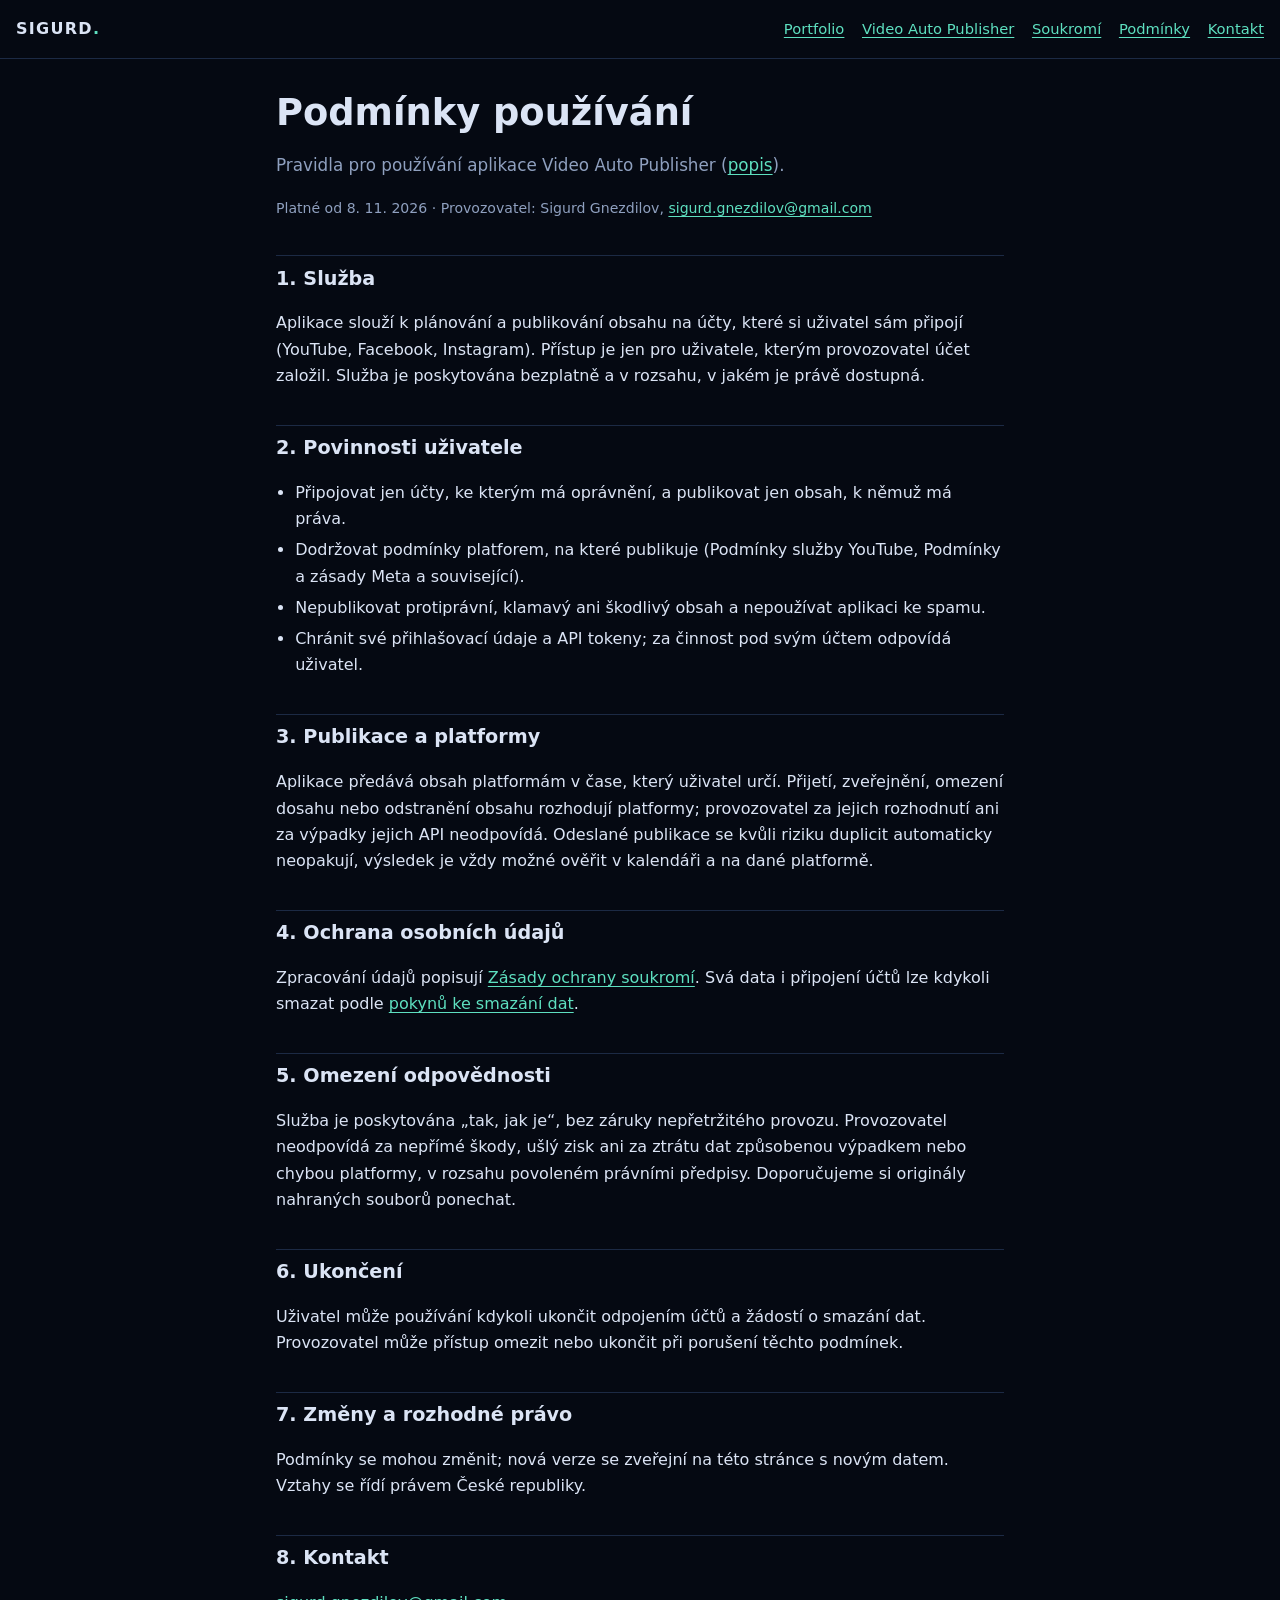
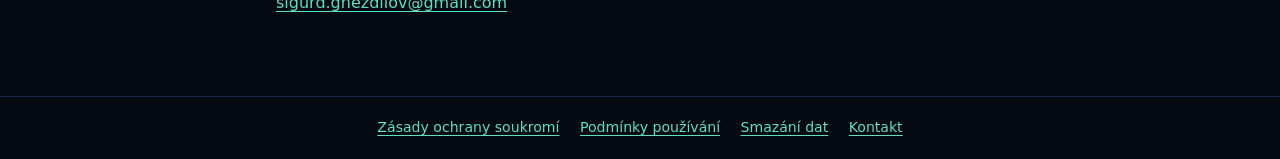
<file: podminky.html>
<!doctype html>
<html lang="cs">
<head>
  <meta charset="utf-8">
  <meta name="viewport" content="width=device-width, initial-scale=1">
  <meta name="theme-color" content="#050912">
  <title>Podmínky používání | Video Auto Publisher</title>
  <meta name="description" content="Podmínky používání aplikace Video Auto Publisher.">
  <meta name="robots" content="index,follow">
  <link rel="canonical" href="https://sigurd.site/podminky.html">
  <link rel="icon" type="image/svg+xml" href="assets/favicon.svg">
  <link rel="stylesheet" href="legal.css?v=1">
</head>
<body>
  <header class="legal-header">
    <a class="legal-brand" href="index.html">SIGURD<span>.</span></a>
    <nav class="legal-nav" aria-label="Navigace">
      <a href="index.html">Portfolio</a>
      <a href="scheduler.html">Video Auto Publisher</a>
      <a href="soukromi.html">Soukromí</a>
      <a href="podminky.html">Podmínky</a>
      <a href="kontakt.html">Kontakt</a>
    </nav>
  </header>

  <main class="legal-main">
    <h1>Podmínky používání</h1>
    <p class="legal-lead">Pravidla pro používání aplikace Video Auto Publisher (<a href="scheduler.html">popis</a>).</p>
    <p class="legal-meta">Platné od 8. 11. 2026 · Provozovatel: Sigurd Gnezdilov, <a href="mailto:sigurd.gnezdilov@gmail.com">sigurd.gnezdilov@gmail.com</a></p>

    <h2>1. Služba</h2>
    <p>Aplikace slouží k plánování a publikování obsahu na účty, které si uživatel sám připojí (YouTube, Facebook, Instagram). Přístup je jen pro uživatele, kterým provozovatel účet založil. Služba je poskytována bezplatně a v rozsahu, v jakém je právě dostupná.</p>

    <h2>2. Povinnosti uživatele</h2>
    <ul>
      <li>Připojovat jen účty, ke kterým má oprávnění, a publikovat jen obsah, k němuž má práva.</li>
      <li>Dodržovat podmínky platforem, na které publikuje (Podmínky služby YouTube, Podmínky a zásady Meta a související).</li>
      <li>Nepublikovat protiprávní, klamavý ani škodlivý obsah a nepoužívat aplikaci ke spamu.</li>
      <li>Chránit své přihlašovací údaje a API tokeny; za činnost pod svým účtem odpovídá uživatel.</li>
    </ul>

    <h2>3. Publikace a platformy</h2>
    <p>Aplikace předává obsah platformám v čase, který uživatel určí. Přijetí, zveřejnění, omezení dosahu nebo odstranění obsahu rozhodují platformy; provozovatel za jejich rozhodnutí ani za výpadky jejich API neodpovídá. Odeslané publikace se kvůli riziku duplicit automaticky neopakují, výsledek je vždy možné ověřit v kalendáři a na dané platformě.</p>

    <h2>4. Ochrana osobních údajů</h2>
    <p>Zpracování údajů popisují <a href="soukromi.html">Zásady ochrany soukromí</a>. Svá data i připojení účtů lze kdykoli smazat podle <a href="smazani-dat.html">pokynů ke smazání dat</a>.</p>

    <h2>5. Omezení odpovědnosti</h2>
    <p>Služba je poskytována „tak, jak je“, bez záruky nepřetržitého provozu. Provozovatel neodpovídá za nepřímé škody, ušlý zisk ani za ztrátu dat způsobenou výpadkem nebo chybou platformy, v rozsahu povoleném právními předpisy. Doporučujeme si originály nahraných souborů ponechat.</p>

    <h2>6. Ukončení</h2>
    <p>Uživatel může používání kdykoli ukončit odpojením účtů a žádostí o smazání dat. Provozovatel může přístup omezit nebo ukončit při porušení těchto podmínek.</p>

    <h2>7. Změny a rozhodné právo</h2>
    <p>Podmínky se mohou změnit; nová verze se zveřejní na této stránce s novým datem. Vztahy se řídí právem České republiky.</p>

    <h2>8. Kontakt</h2>
    <p><a href="mailto:sigurd.gnezdilov@gmail.com">sigurd.gnezdilov@gmail.com</a></p>
  </main>

  <footer class="legal-foot">
    <a href="soukromi.html">Zásady ochrany soukromí</a>
    <a href="podminky.html">Podmínky používání</a>
    <a href="smazani-dat.html">Smazání dat</a>
    <a href="kontakt.html">Kontakt</a>
  </footer>
</body>
</html>
</file>
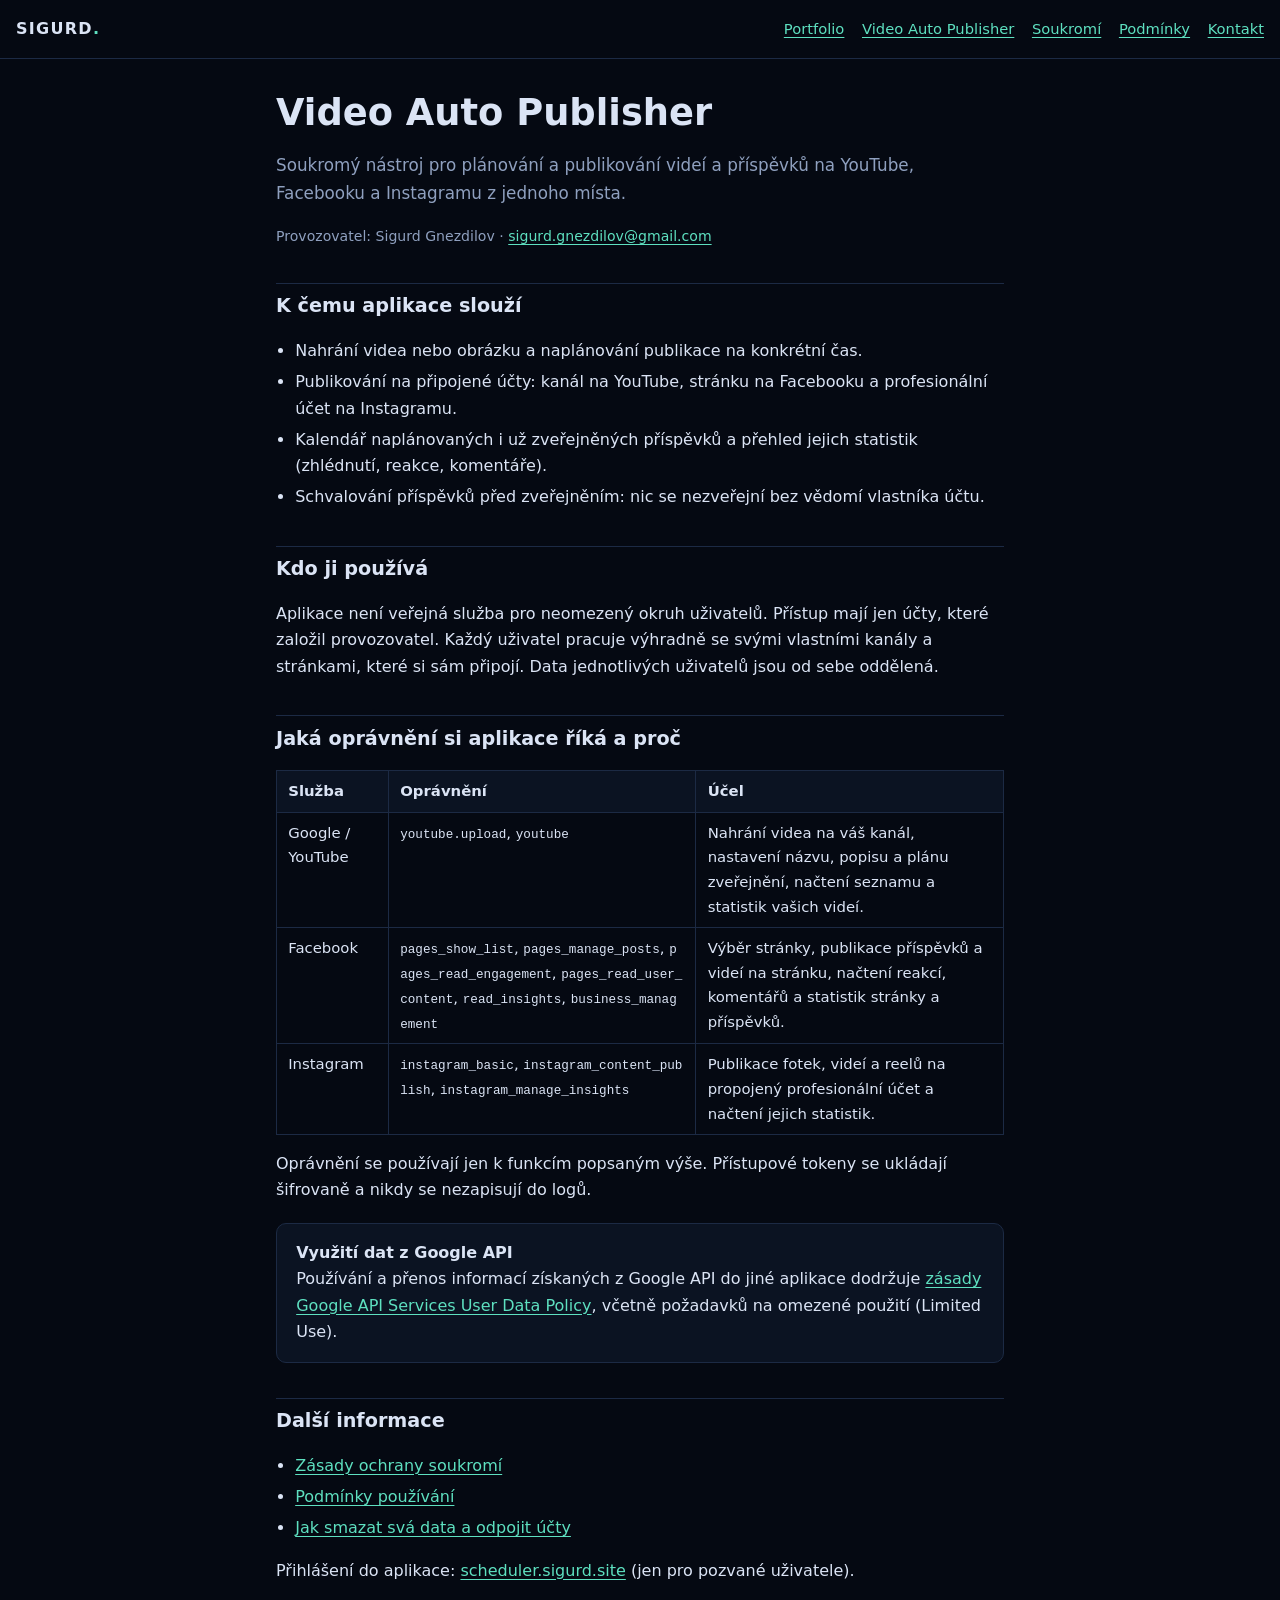
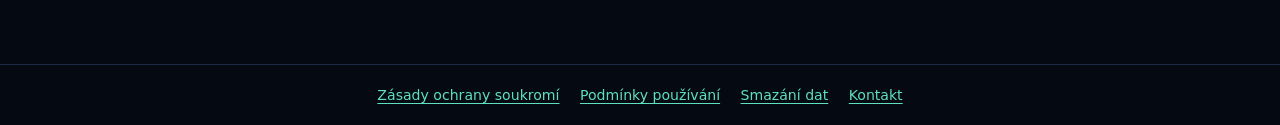
<file: scheduler.html>
<!doctype html>
<html lang="cs">
<head>
  <meta charset="utf-8">
  <meta name="viewport" content="width=device-width, initial-scale=1">
  <meta name="theme-color" content="#050912">
  <title>Video Auto Publisher – nástroj pro plánování příspěvků | Sigurd</title>
  <meta name="description" content="Video Auto Publisher: soukromý nástroj pro plánování a publikování videí a příspěvků na YouTube, Facebook a Instagram. Informace o aplikaci, oprávněních a ochraně dat.">
  <meta name="robots" content="index,follow">
  <link rel="canonical" href="https://sigurd.site/scheduler.html">
  <link rel="icon" type="image/svg+xml" href="assets/favicon.svg">
  <link rel="stylesheet" href="legal.css?v=1">
</head>
<body>
  <header class="legal-header">
    <a class="legal-brand" href="index.html">SIGURD<span>.</span></a>
    <nav class="legal-nav" aria-label="Navigace">
      <a href="index.html">Portfolio</a>
      <a href="scheduler.html">Video Auto Publisher</a>
      <a href="soukromi.html">Soukromí</a>
      <a href="podminky.html">Podmínky</a>
      <a href="kontakt.html">Kontakt</a>
    </nav>
  </header>

  <main class="legal-main">
    <h1>Video Auto Publisher</h1>
    <p class="legal-lead">Soukromý nástroj pro plánování a publikování videí a příspěvků na YouTube, Facebooku a Instagramu z jednoho místa.</p>
    <p class="legal-meta">Provozovatel: Sigurd Gnezdilov · <a href="mailto:sigurd.gnezdilov@gmail.com">sigurd.gnezdilov@gmail.com</a></p>

    <h2>K čemu aplikace slouží</h2>
    <ul>
      <li>Nahrání videa nebo obrázku a naplánování publikace na konkrétní čas.</li>
      <li>Publikování na připojené účty: kanál na YouTube, stránku na Facebooku a profesionální účet na Instagramu.</li>
      <li>Kalendář naplánovaných i už zveřejněných příspěvků a přehled jejich statistik (zhlédnutí, reakce, komentáře).</li>
      <li>Schvalování příspěvků před zveřejněním: nic se nezveřejní bez vědomí vlastníka účtu.</li>
    </ul>

    <h2>Kdo ji používá</h2>
    <p>Aplikace není veřejná služba pro neomezený okruh uživatelů. Přístup mají jen účty, které založil provozovatel. Každý uživatel pracuje výhradně se svými vlastními kanály a stránkami, které si sám připojí. Data jednotlivých uživatelů jsou od sebe oddělená.</p>

    <h2>Jaká oprávnění si aplikace říká a proč</h2>
    <table class="legal-table">
      <thead><tr><th>Služba</th><th>Oprávnění</th><th>Účel</th></tr></thead>
      <tbody>
        <tr><td>Google / YouTube</td><td><code>youtube.upload</code>, <code>youtube</code></td><td>Nahrání videa na váš kanál, nastavení názvu, popisu a plánu zveřejnění, načtení seznamu a statistik vašich videí.</td></tr>
        <tr><td>Facebook</td><td><code>pages_show_list</code>, <code>pages_manage_posts</code>, <code>pages_read_engagement</code>, <code>pages_read_user_content</code>, <code>read_insights</code>, <code>business_management</code></td><td>Výběr stránky, publikace příspěvků a videí na stránku, načtení reakcí, komentářů a statistik stránky a příspěvků.</td></tr>
        <tr><td>Instagram</td><td><code>instagram_basic</code>, <code>instagram_content_publish</code>, <code>instagram_manage_insights</code></td><td>Publikace fotek, videí a reelů na propojený profesionální účet a načtení jejich statistik.</td></tr>
      </tbody>
    </table>
    <p>Oprávnění se používají jen k funkcím popsaným výše. Přístupové tokeny se ukládají šifrovaně a nikdy se nezapisují do logů.</p>

    <div class="legal-box">
      <strong>Využití dat z Google API</strong><br>
      Používání a přenos informací získaných z Google API do jiné aplikace dodržuje <a href="https://developers.google.com/terms/api-services-user-data-policy">zásady Google API Services User Data Policy</a>, včetně požadavků na omezené použití (Limited Use).
    </div>

    <h2>Další informace</h2>
    <ul>
      <li><a href="soukromi.html">Zásady ochrany soukromí</a></li>
      <li><a href="podminky.html">Podmínky používání</a></li>
      <li><a href="smazani-dat.html">Jak smazat svá data a odpojit účty</a></li>
    </ul>
    <p>Přihlášení do aplikace: <a href="https://scheduler.sigurd.site/">scheduler.sigurd.site</a> (jen pro pozvané uživatele).</p>
  </main>

  <footer class="legal-foot">
    <a href="soukromi.html">Zásady ochrany soukromí</a>
    <a href="podminky.html">Podmínky používání</a>
    <a href="smazani-dat.html">Smazání dat</a>
    <a href="kontakt.html">Kontakt</a>
  </footer>
</body>
</html>
</file>
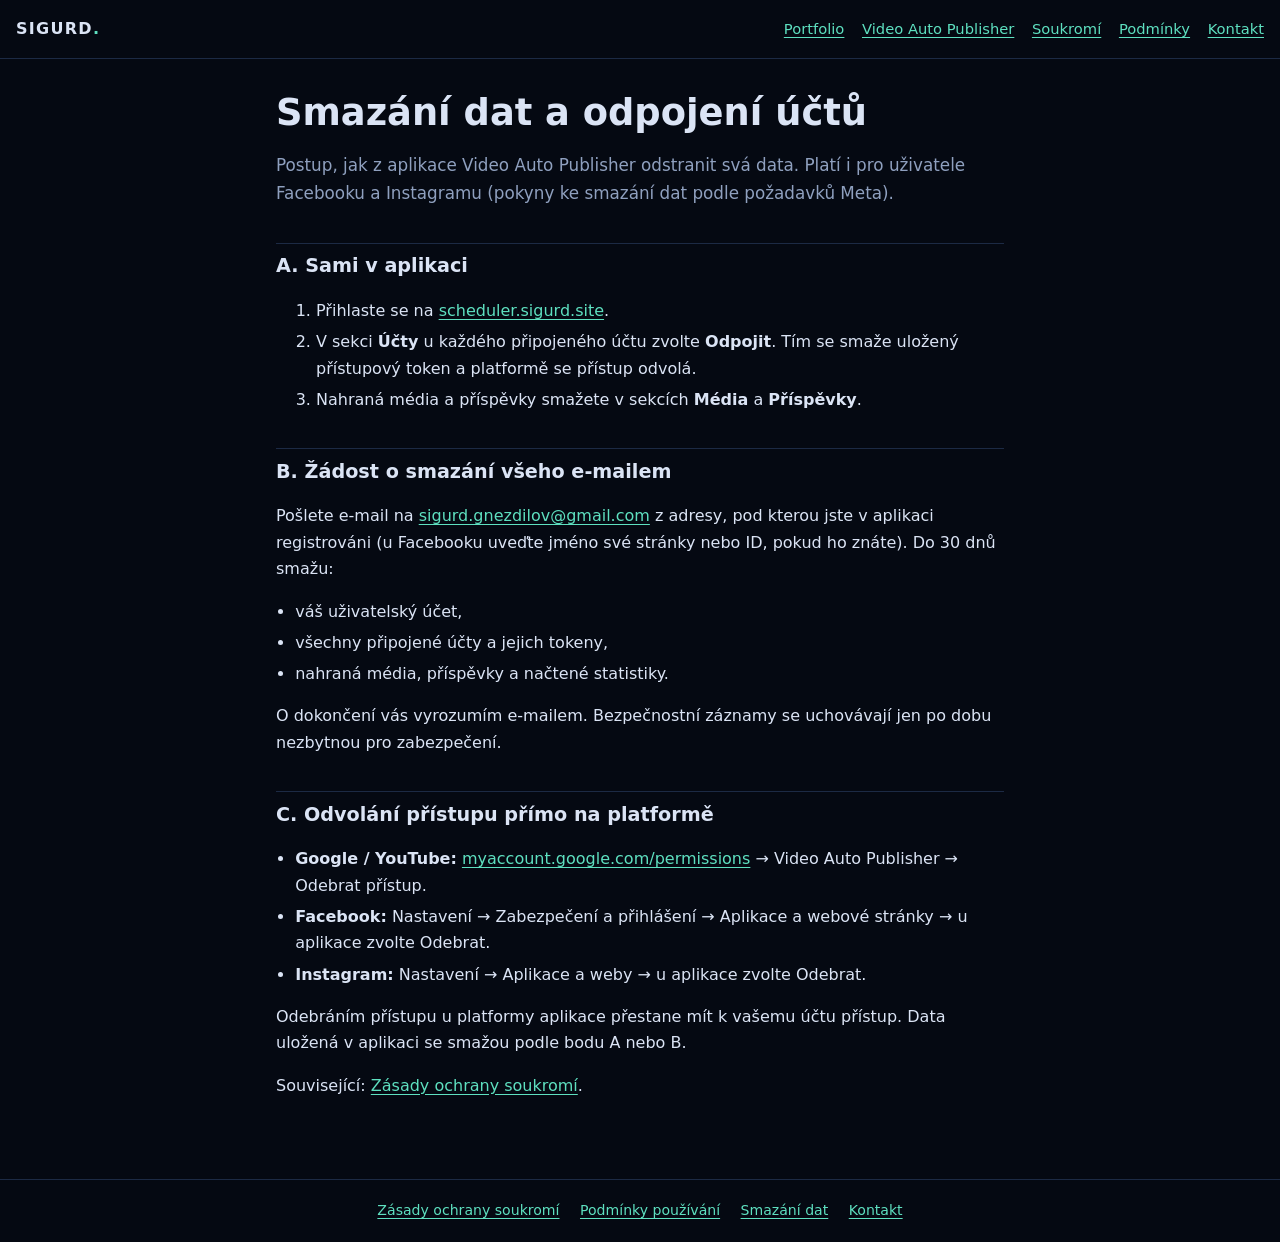
<file: smazani-dat.html>
<!doctype html>
<html lang="cs">
<head>
  <meta charset="utf-8">
  <meta name="viewport" content="width=device-width, initial-scale=1">
  <meta name="theme-color" content="#050912">
  <title>Smazání dat a odpojení účtů | Video Auto Publisher</title>
  <meta name="description" content="Jak odpojit účty YouTube, Facebook a Instagram od aplikace Video Auto Publisher a jak požádat o smazání všech svých dat.">
  <meta name="robots" content="index,follow">
  <link rel="canonical" href="https://sigurd.site/smazani-dat.html">
  <link rel="icon" type="image/svg+xml" href="assets/favicon.svg">
  <link rel="stylesheet" href="legal.css?v=1">
</head>
<body>
  <header class="legal-header">
    <a class="legal-brand" href="index.html">SIGURD<span>.</span></a>
    <nav class="legal-nav" aria-label="Navigace">
      <a href="index.html">Portfolio</a>
      <a href="scheduler.html">Video Auto Publisher</a>
      <a href="soukromi.html">Soukromí</a>
      <a href="podminky.html">Podmínky</a>
      <a href="kontakt.html">Kontakt</a>
    </nav>
  </header>

  <main class="legal-main">
    <h1>Smazání dat a odpojení účtů</h1>
    <p class="legal-lead">Postup, jak z aplikace Video Auto Publisher odstranit svá data. Platí i pro uživatele Facebooku a Instagramu (pokyny ke smazání dat podle požadavků Meta).</p>

    <h2>A. Sami v aplikaci</h2>
    <ol>
      <li>Přihlaste se na <a href="https://scheduler.sigurd.site/">scheduler.sigurd.site</a>.</li>
      <li>V sekci <strong>Účty</strong> u každého připojeného účtu zvolte <strong>Odpojit</strong>. Tím se smaže uložený přístupový token a platformě se přístup odvolá.</li>
      <li>Nahraná média a příspěvky smažete v sekcích <strong>Média</strong> a <strong>Příspěvky</strong>.</li>
    </ol>

    <h2>B. Žádost o smazání všeho e-mailem</h2>
    <p>Pošlete e-mail na <a href="mailto:sigurd.gnezdilov@gmail.com?subject=Smazání dat – Video Auto Publisher">sigurd.gnezdilov@gmail.com</a> z adresy, pod kterou jste v aplikaci registrováni (u Facebooku uveďte jméno své stránky nebo ID, pokud ho znáte). Do 30 dnů smažu:</p>
    <ul>
      <li>váš uživatelský účet,</li>
      <li>všechny připojené účty a jejich tokeny,</li>
      <li>nahraná média, příspěvky a načtené statistiky.</li>
    </ul>
    <p>O dokončení vás vyrozumím e-mailem. Bezpečnostní záznamy se uchovávají jen po dobu nezbytnou pro zabezpečení.</p>

    <h2>C. Odvolání přístupu přímo na platformě</h2>
    <ul>
      <li><strong>Google / YouTube:</strong> <a href="https://myaccount.google.com/permissions">myaccount.google.com/permissions</a> → Video Auto Publisher → Odebrat přístup.</li>
      <li><strong>Facebook:</strong> Nastavení → Zabezpečení a přihlášení → Aplikace a webové stránky → u aplikace zvolte Odebrat.</li>
      <li><strong>Instagram:</strong> Nastavení → Aplikace a weby → u aplikace zvolte Odebrat.</li>
    </ul>
    <p>Odebráním přístupu u platformy aplikace přestane mít k vašemu účtu přístup. Data uložená v aplikaci se smažou podle bodu A nebo B.</p>

    <p>Související: <a href="soukromi.html">Zásady ochrany soukromí</a>.</p>
  </main>

  <footer class="legal-foot">
    <a href="soukromi.html">Zásady ochrany soukromí</a>
    <a href="podminky.html">Podmínky používání</a>
    <a href="smazani-dat.html">Smazání dat</a>
    <a href="kontakt.html">Kontakt</a>
  </footer>
</body>
</html>
</file>
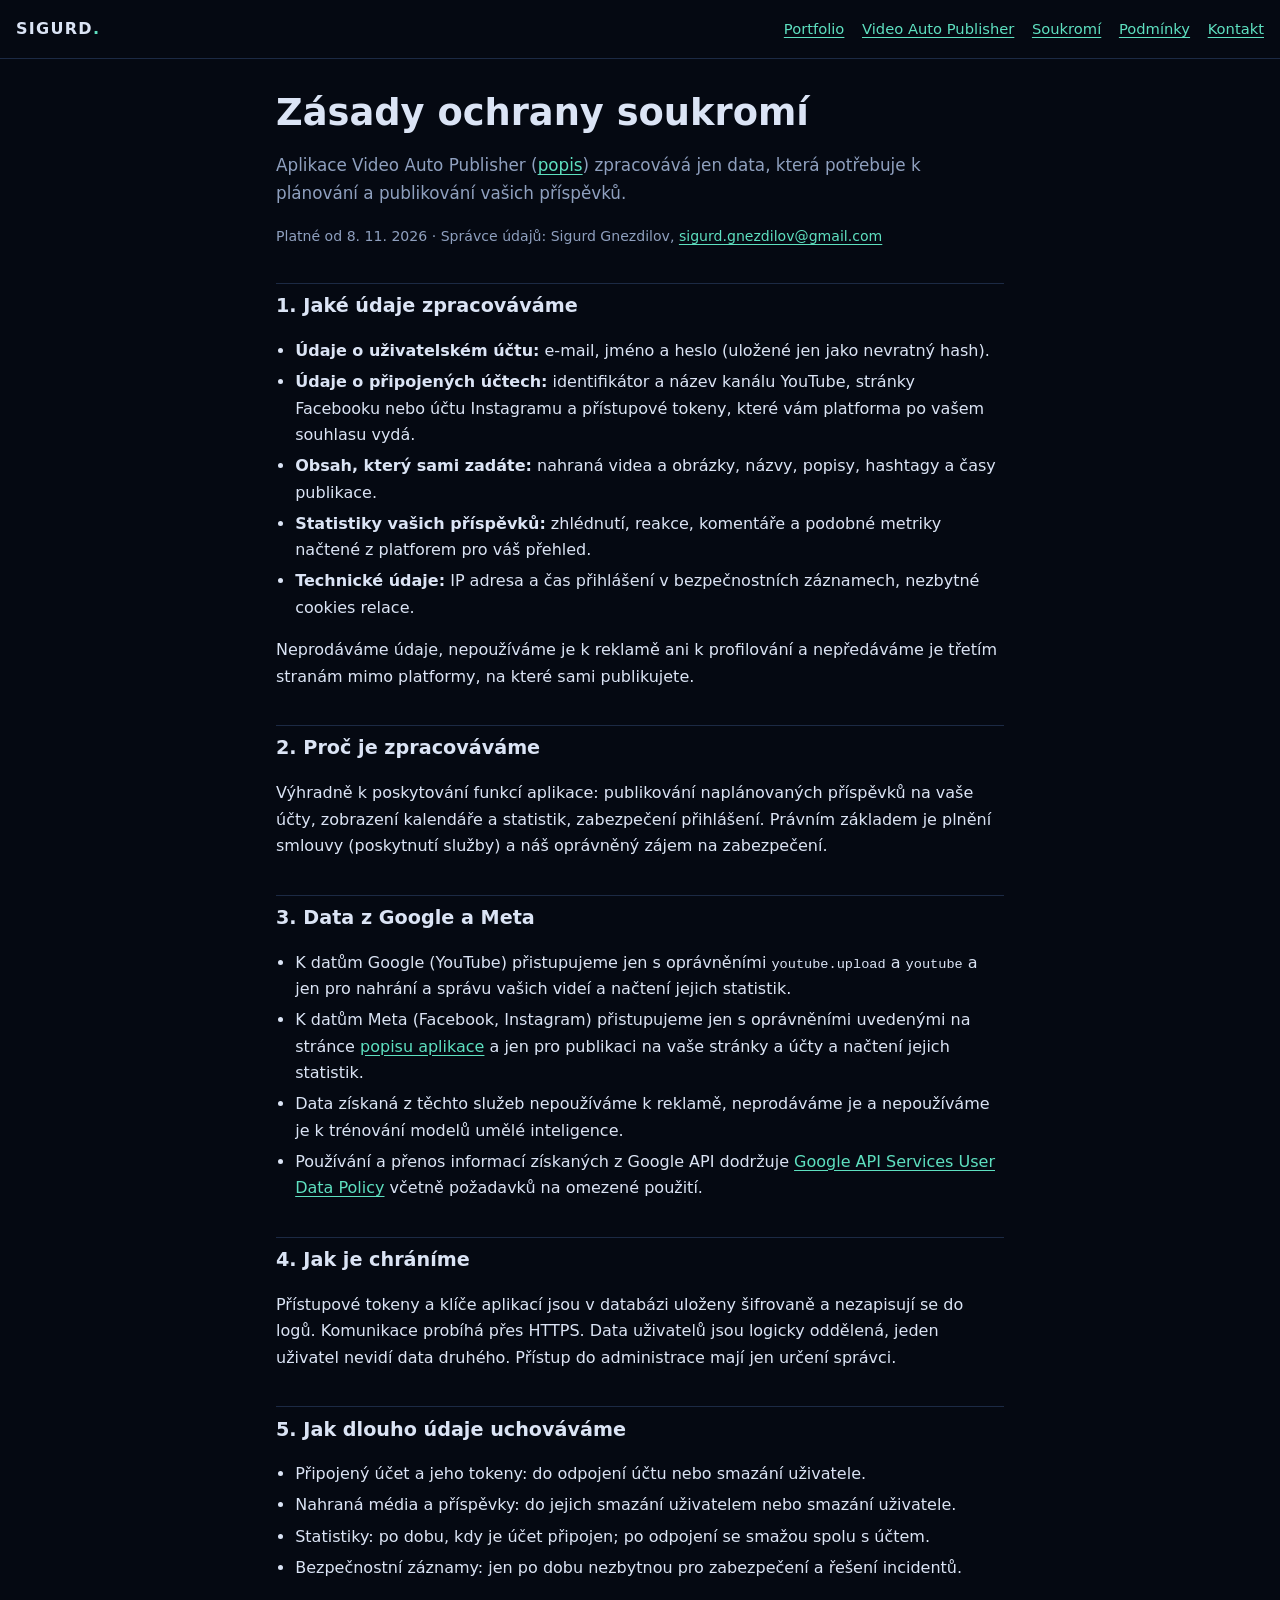
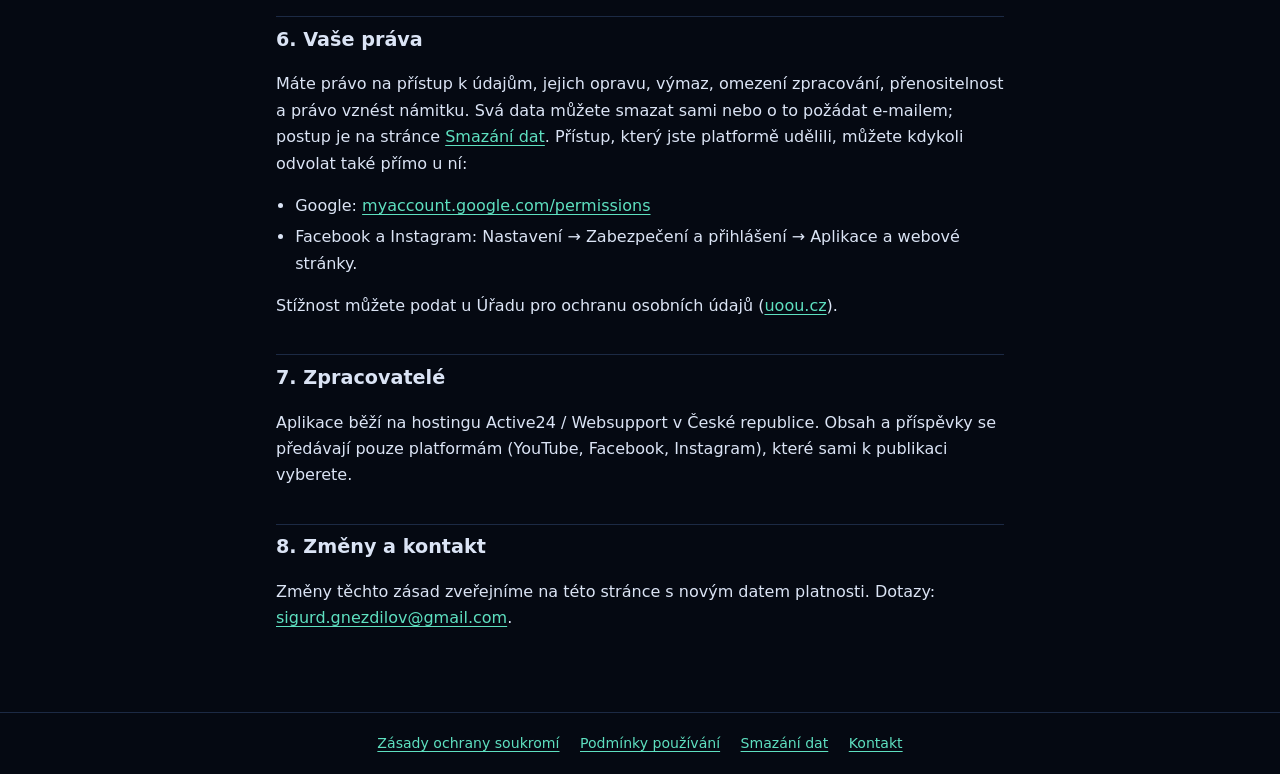
<file: soukromi.html>
<!doctype html>
<html lang="cs">
<head>
  <meta charset="utf-8">
  <meta name="viewport" content="width=device-width, initial-scale=1">
  <meta name="theme-color" content="#050912">
  <title>Zásady ochrany soukromí | Video Auto Publisher</title>
  <meta name="description" content="Zásady ochrany soukromí aplikace Video Auto Publisher: jaká data zpracováváme, proč, jak dlouho a jak je smazat.">
  <meta name="robots" content="index,follow">
  <link rel="canonical" href="https://sigurd.site/soukromi.html">
  <link rel="icon" type="image/svg+xml" href="assets/favicon.svg">
  <link rel="stylesheet" href="legal.css?v=1">
</head>
<body>
  <header class="legal-header">
    <a class="legal-brand" href="index.html">SIGURD<span>.</span></a>
    <nav class="legal-nav" aria-label="Navigace">
      <a href="index.html">Portfolio</a>
      <a href="scheduler.html">Video Auto Publisher</a>
      <a href="soukromi.html">Soukromí</a>
      <a href="podminky.html">Podmínky</a>
      <a href="kontakt.html">Kontakt</a>
    </nav>
  </header>

  <main class="legal-main">
    <h1>Zásady ochrany soukromí</h1>
    <p class="legal-lead">Aplikace Video Auto Publisher (<a href="scheduler.html">popis</a>) zpracovává jen data, která potřebuje k plánování a publikování vašich příspěvků.</p>
    <p class="legal-meta">Platné od 8. 11. 2026 · Správce údajů: Sigurd Gnezdilov, <a href="mailto:sigurd.gnezdilov@gmail.com">sigurd.gnezdilov@gmail.com</a></p>

    <h2>1. Jaké údaje zpracováváme</h2>
    <ul>
      <li><strong>Údaje o uživatelském účtu:</strong> e-mail, jméno a heslo (uložené jen jako nevratný hash).</li>
      <li><strong>Údaje o připojených účtech:</strong> identifikátor a název kanálu YouTube, stránky Facebooku nebo účtu Instagramu a přístupové tokeny, které vám platforma po vašem souhlasu vydá.</li>
      <li><strong>Obsah, který sami zadáte:</strong> nahraná videa a obrázky, názvy, popisy, hashtagy a časy publikace.</li>
      <li><strong>Statistiky vašich příspěvků:</strong> zhlédnutí, reakce, komentáře a podobné metriky načtené z platforem pro váš přehled.</li>
      <li><strong>Technické údaje:</strong> IP adresa a čas přihlášení v bezpečnostních záznamech, nezbytné cookies relace.</li>
    </ul>
    <p>Neprodáváme údaje, nepoužíváme je k reklamě ani k profilování a nepředáváme je třetím stranám mimo platformy, na které sami publikujete.</p>

    <h2>2. Proč je zpracováváme</h2>
    <p>Výhradně k poskytování funkcí aplikace: publikování naplánovaných příspěvků na vaše účty, zobrazení kalendáře a statistik, zabezpečení přihlášení. Právním základem je plnění smlouvy (poskytnutí služby) a náš oprávněný zájem na zabezpečení.</p>

    <h2>3. Data z Google a Meta</h2>
    <ul>
      <li>K datům Google (YouTube) přistupujeme jen s oprávněními <code>youtube.upload</code> a <code>youtube</code> a jen pro nahrání a správu vašich videí a načtení jejich statistik.</li>
      <li>K datům Meta (Facebook, Instagram) přistupujeme jen s oprávněními uvedenými na stránce <a href="scheduler.html">popisu aplikace</a> a jen pro publikaci na vaše stránky a účty a načtení jejich statistik.</li>
      <li>Data získaná z těchto služeb nepoužíváme k reklamě, neprodáváme je a nepoužíváme je k trénování modelů umělé inteligence.</li>
      <li>Používání a přenos informací získaných z Google API dodržuje <a href="https://developers.google.com/terms/api-services-user-data-policy">Google API Services User Data Policy</a> včetně požadavků na omezené použití.</li>
    </ul>

    <h2>4. Jak je chráníme</h2>
    <p>Přístupové tokeny a klíče aplikací jsou v databázi uloženy šifrovaně a nezapisují se do logů. Komunikace probíhá přes HTTPS. Data uživatelů jsou logicky oddělená, jeden uživatel nevidí data druhého. Přístup do administrace mají jen určení správci.</p>

    <h2>5. Jak dlouho údaje uchováváme</h2>
    <ul>
      <li>Připojený účet a jeho tokeny: do odpojení účtu nebo smazání uživatele.</li>
      <li>Nahraná média a příspěvky: do jejich smazání uživatelem nebo smazání uživatele.</li>
      <li>Statistiky: po dobu, kdy je účet připojen; po odpojení se smažou spolu s účtem.</li>
      <li>Bezpečnostní záznamy: jen po dobu nezbytnou pro zabezpečení a řešení incidentů.</li>
    </ul>

    <h2>6. Vaše práva</h2>
    <p>Máte právo na přístup k údajům, jejich opravu, výmaz, omezení zpracování, přenositelnost a právo vznést námitku. Svá data můžete smazat sami nebo o to požádat e-mailem; postup je na stránce <a href="smazani-dat.html">Smazání dat</a>. Přístup, který jste platformě udělili, můžete kdykoli odvolat také přímo u ní:</p>
    <ul>
      <li>Google: <a href="https://myaccount.google.com/permissions">myaccount.google.com/permissions</a></li>
      <li>Facebook a Instagram: Nastavení → Zabezpečení a přihlášení → Aplikace a webové stránky.</li>
    </ul>
    <p>Stížnost můžete podat u Úřadu pro ochranu osobních údajů (<a href="https://www.uoou.cz">uoou.cz</a>).</p>

    <h2>7. Zpracovatelé</h2>
    <p>Aplikace běží na hostingu Active24 / Websupport v České republice. Obsah a příspěvky se předávají pouze platformám (YouTube, Facebook, Instagram), které sami k publikaci vyberete.</p>

    <h2>8. Změny a kontakt</h2>
    <p>Změny těchto zásad zveřejníme na této stránce s novým datem platnosti. Dotazy: <a href="mailto:sigurd.gnezdilov@gmail.com">sigurd.gnezdilov@gmail.com</a>.</p>
  </main>

  <footer class="legal-foot">
    <a href="soukromi.html">Zásady ochrany soukromí</a>
    <a href="podminky.html">Podmínky používání</a>
    <a href="smazani-dat.html">Smazání dat</a>
    <a href="kontakt.html">Kontakt</a>
  </footer>
</body>
</html>
</file>
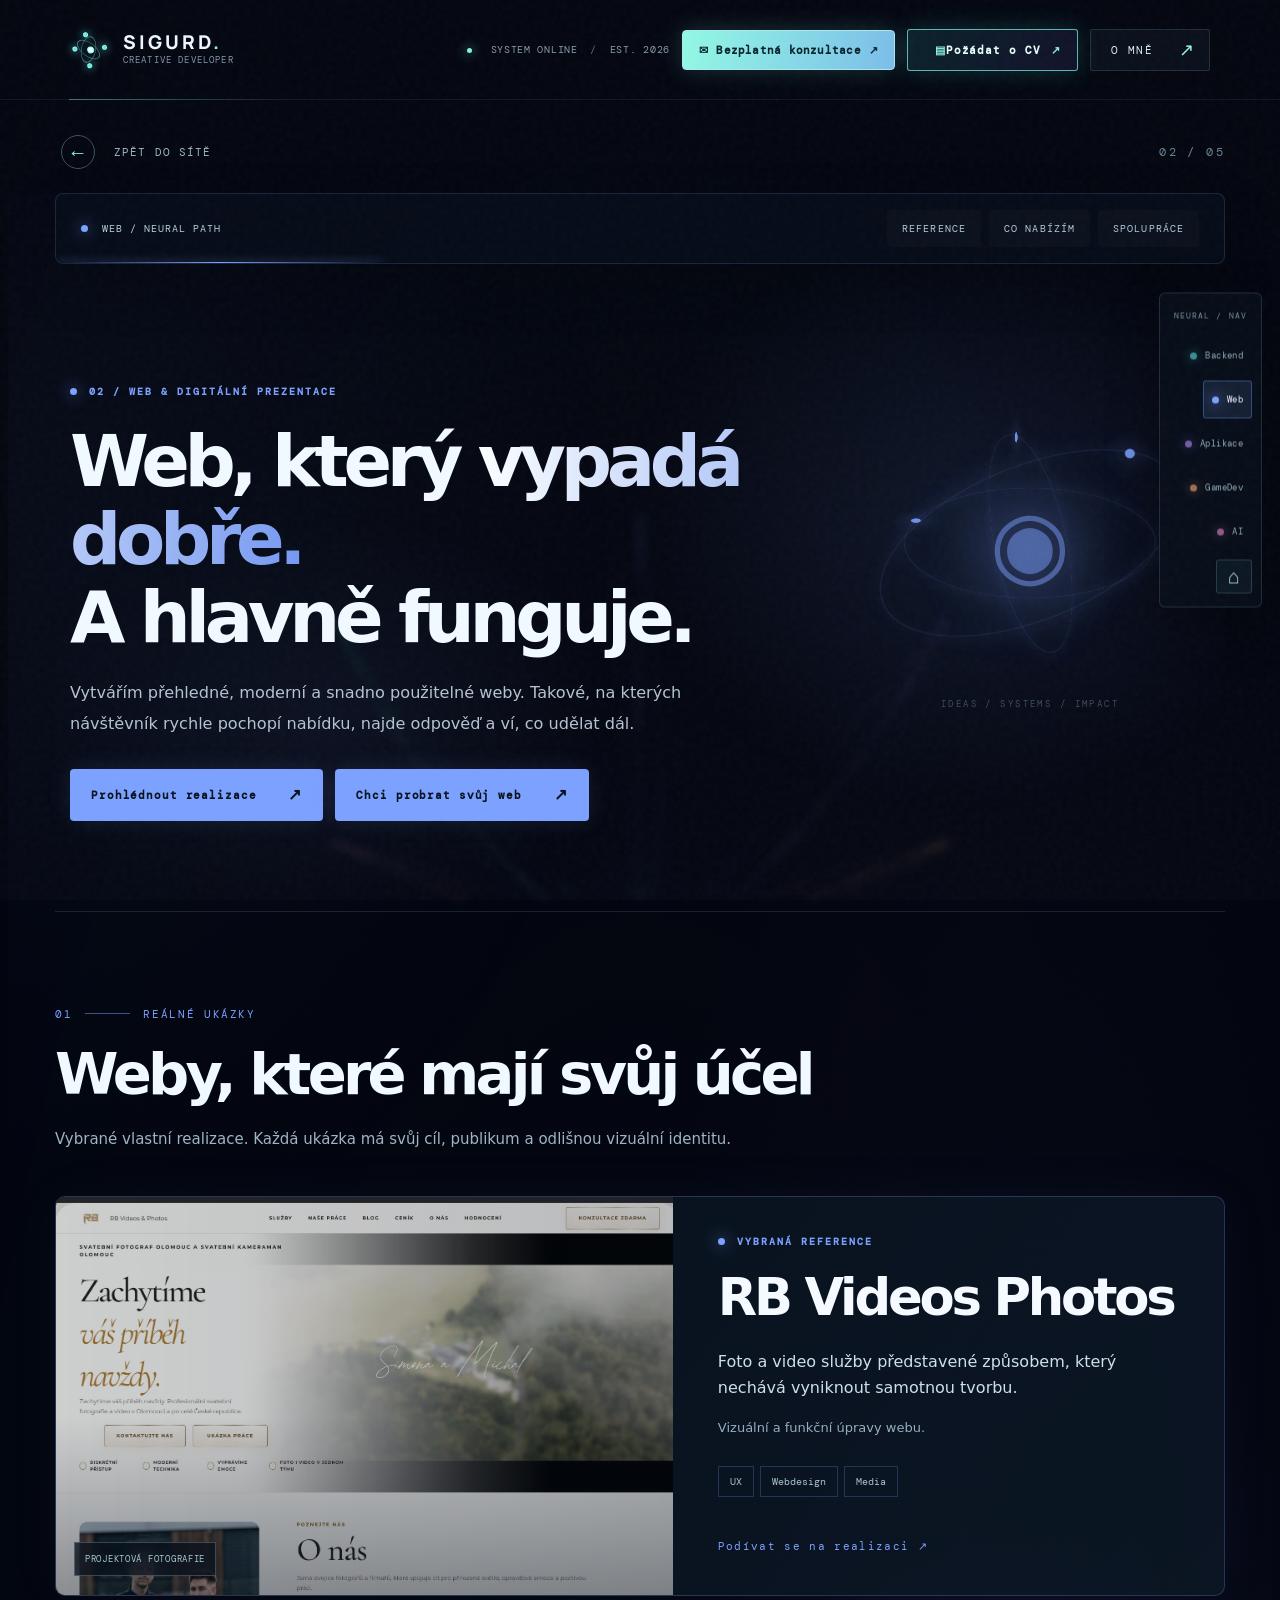
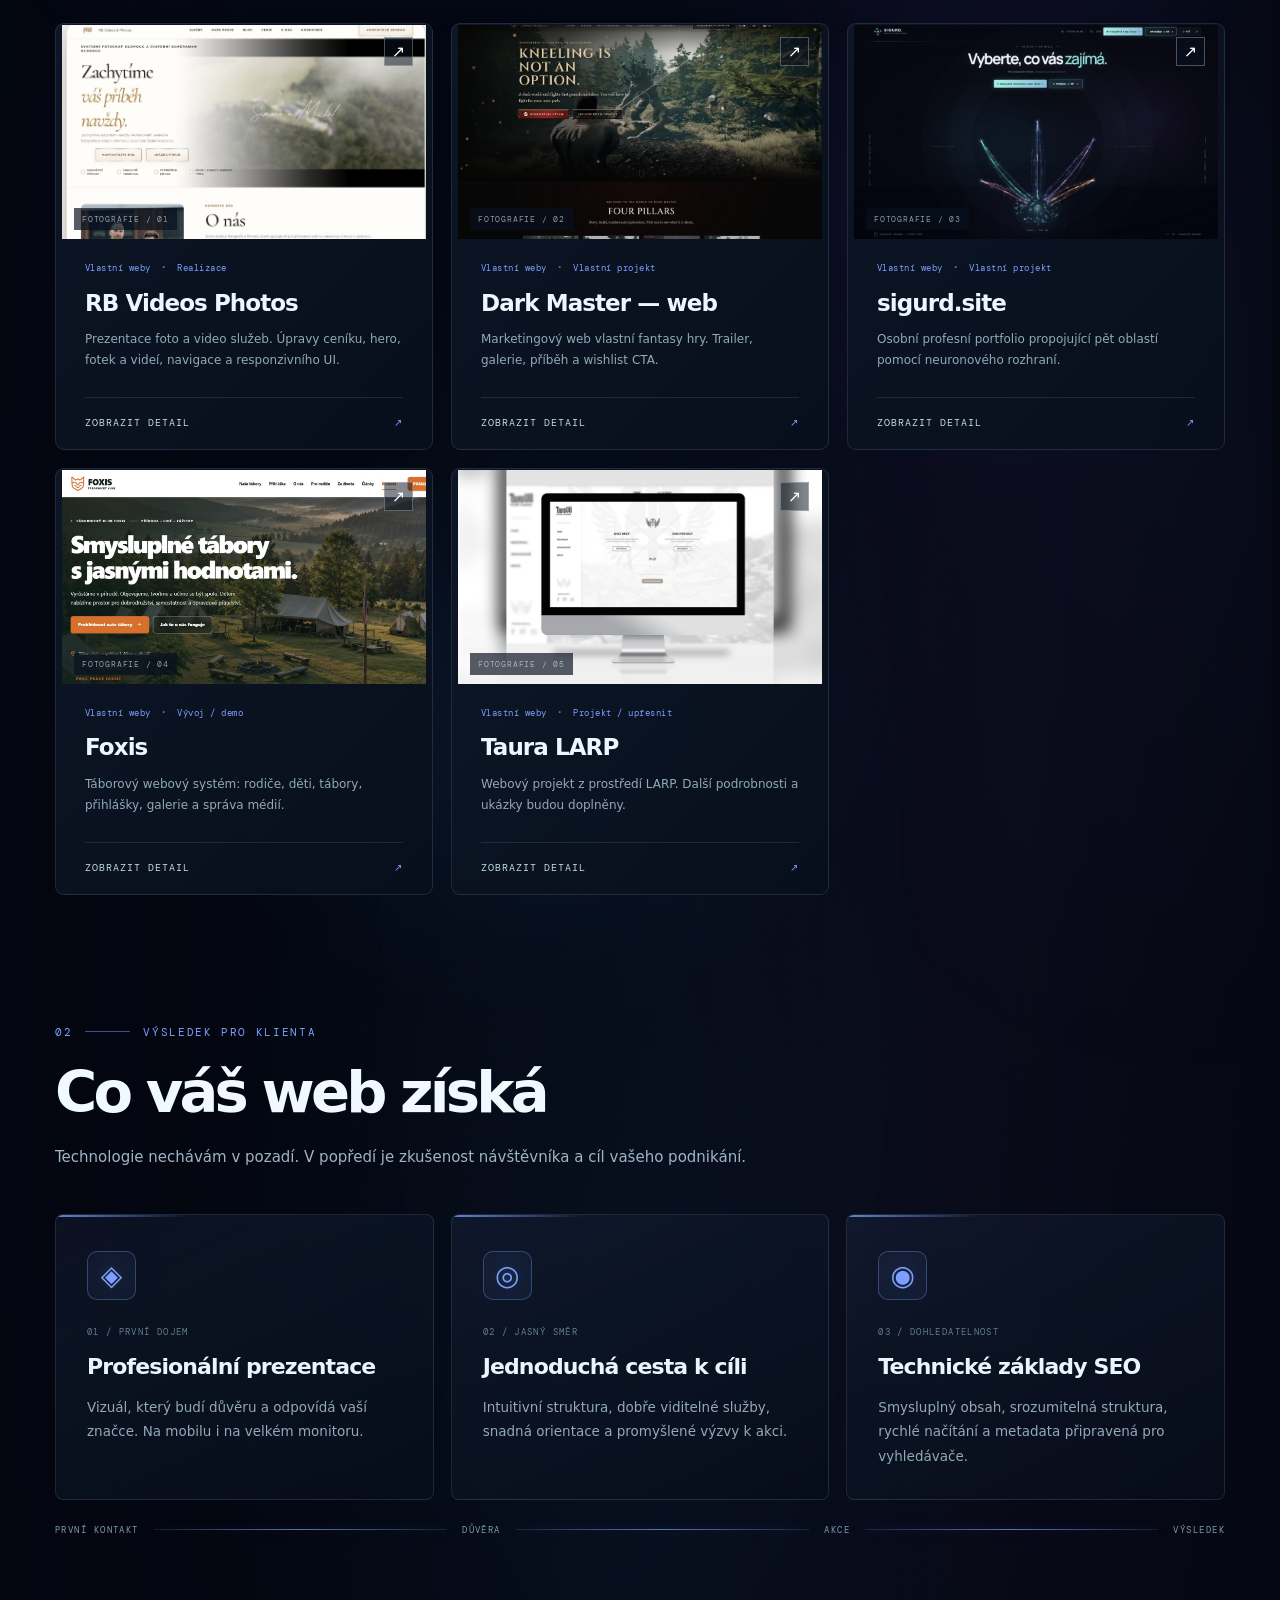
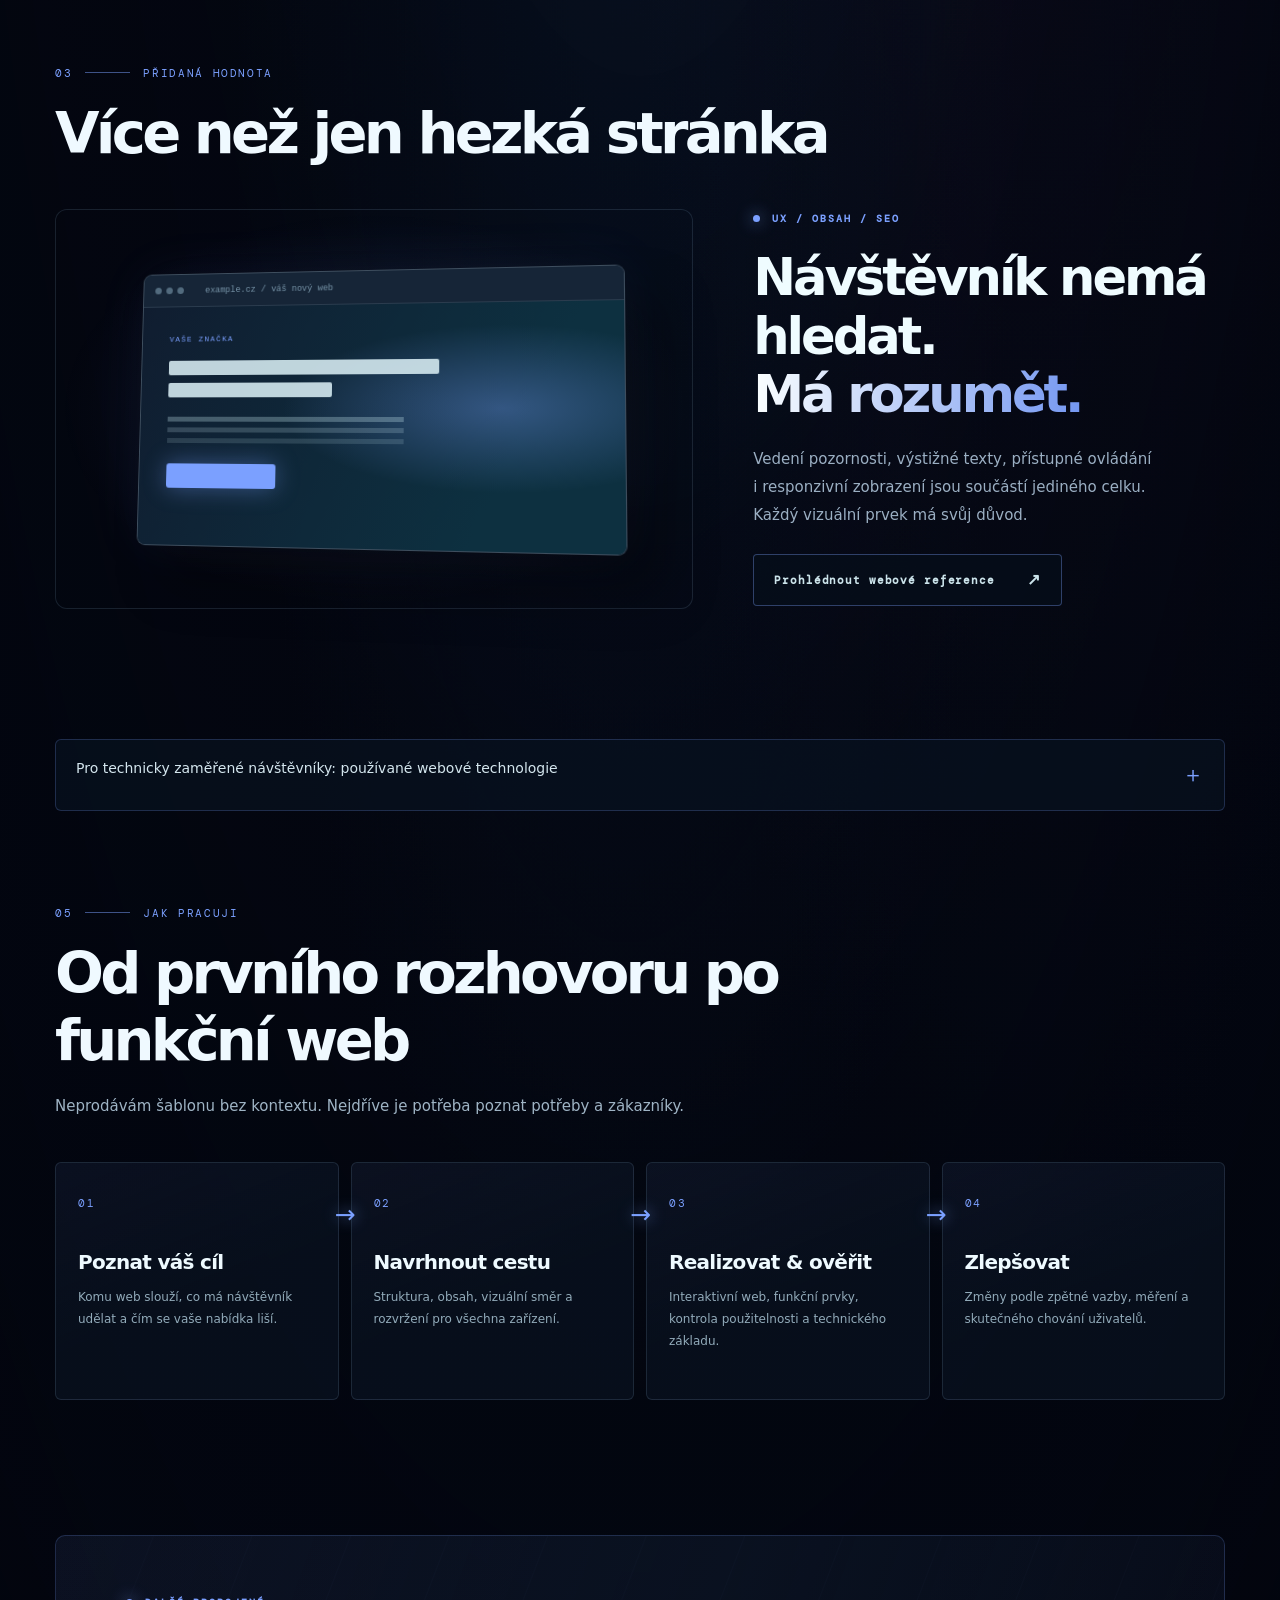
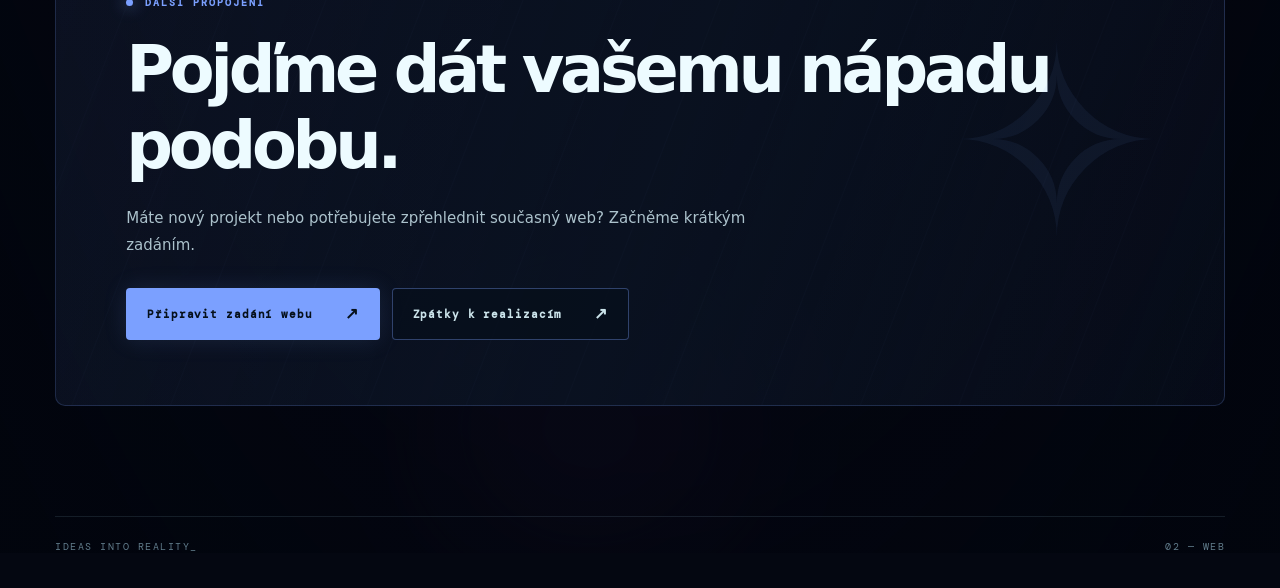
<file: web.html>
<!doctype html>
<html lang="cs" data-initial-route="web">
<head>
  <meta charset="utf-8">
  <meta name="viewport" content="width=device-width, initial-scale=1, viewport-fit=cover">
  <meta name="theme-color" content="#050912">
  <meta name="description" content="Webové realizace s důrazem na klientské výsledky, uživatelský zážitek, vizuální design, responzivitu a technické SEO.">
  <title>Moderní weby na míru — design, UX a SEO | Sigurd</title>
  <link rel="icon" type="image/svg+xml" href="assets/favicon.svg">
  <meta name="robots" content="index,follow,max-image-preview:large">
  <link rel="canonical" href="https://sigurd.site/web.html">
  <meta property="og:url" content="https://sigurd.site/web.html">
  <meta property="og:type" content="website"><meta property="og:locale" content="cs_CZ">
  <meta property="og:title" content="Moderní weby na míru — design, UX a SEO | Sigurd">
  <meta property="og:description" content="Webové realizace s důrazem na klientské výsledky, uživatelský zážitek, vizuální design, responzivitu a technické SEO.">
  <meta property="og:image" content="https://sigurd.site/assets/og-web.jpg">
  <meta name="twitter:card" content="summary_large_image">
  <link rel="stylesheet" href="style.css?v=14.2">
  <link rel="stylesheet" href="portfolio.css?v=14.2">
  <link rel="stylesheet" href="portfolio-v3.css?v=14.2">
  <link rel="stylesheet" href="cv-request.css?v=14.2">
  <link rel="stylesheet" href="contact.css?v=14.2">
  <link rel="stylesheet" href="ux-fixes-v7.css?v=14.2">
  <script type="application/ld+json">{"@context": "https://schema.org", "@type": "ProfilePage", "inLanguage": "cs-CZ", "name": "Web — projekty, zkušenosti a technologie | Sigurd Gnezdilov", "description": "Responzivní weby, UX/UI, SEO a vlastní webové realizace. Projekty Dark Master, Foxis a RB Videos Photos.", "url": "https://sigurd.site/web.html", "mainEntity": {"@type": "Person", "name": "Sigurd Gnezdilov", "knowsAbout": ["UX & informační architektura", "Webdesign & interakce", "Technické SEO", "Analýza obsahu", "Marketing"]}}</script>
<noscript><style>.loading-screen,.hero,.about-view,.domain-dock{display:none!important}.detail-view{position:relative!important;opacity:1!important;transform:none!important;filter:none!important;pointer-events:auto!important}.app{min-height:auto!important;overflow:visible!important}.detail-wrap{padding-top:140px!important}</style></noscript>
  <noscript><style>
    .loading-screen{display:none!important}.site-header{position:relative!important}.hero,.about-view{display:none!important}
    .detail-view{display:block!important;position:relative!important;opacity:1!important;transform:none!important;filter:none!important;pointer-events:auto!important;min-height:100vh!important}
    .detail-wrap{width:min(1000px,calc(100% - 32px))!important;padding-top:60px!important}
    .detail-data,.detail-actions,.detail-bottom{display:none!important}.detail-main{display:block!important}
    .extended-domain{display:block!important}.seo-initial{display:block!important;max-width:1000px!important;color:#e8f5ff!important}
  </style></noscript>
  <link rel="stylesheet" href="performance-v9.css?v=14.2"><link rel="stylesheet" href="portrait-v10.css?v=14.2">
<link rel="stylesheet" href="modal-actions.css?v=14.2">  <link rel="stylesheet" href="layout-v14.css?v=14.2">
</head>
<body>
  <a class="skip-link" href="#mainContent">Přejít na obsah</a>
  <div class="grain" aria-hidden="true"></div>
  <div class="loading-screen" id="loadingScreen" role="status" aria-label="Načítání neuronové sítě">
    <div class="loading-box">
      <div class="loader-glyph"><span></span><span></span><span></span><span></span><span></span></div>
      <p class="loader-eyebrow">SIGURD <b>///</b> NEURAL INTERFACE</p>
      <h2>Propojuji<span class="loader-cursor">_</span></h2>
      <div class="loader-track"><span id="loadingBar"></span></div>
      <div class="loader-bottom"><span>INITIALIZING CONNECTIONS</span><span id="loadingValue">00%</span></div>
    </div>
  </div>

  <div class="app" id="app">
    <div class="background-ambient" aria-hidden="true"><span></span><span></span><span></span></div>
    <canvas id="neuralCanvas" class="neural-canvas" aria-hidden="true"></canvas>

    <header class="site-header">
      <a href="#" class="brand" id="brandLink" aria-label="Sigurd — domovská stránka">
        <span class="brand-mark" aria-hidden="true"><i></i><i></i><i></i><i></i><i></i></span>
        <span class="brand-text"><strong>SIGURD<span class="brand-dot">.</span></strong><small>CREATIVE DEVELOPER</small></span>
      </a>
      <div class="header-right">
        <span class="status"><i></i> SYSTEM ONLINE <span class="status-divider">/</span> EST. 2026</span>
        <button class="contact-header-link" type="button" data-contact-open><span aria-hidden="true">✉</span> Bezplatná konzultace <span aria-hidden="true">↗</span></button>
        <button class="cv-header-link" type="button" data-cv-open><span aria-hidden="true">▤</span> Požádat o CV <span aria-hidden="true">↗</span></button>
        <button class="header-menu" id="aboutButton" type="button"><span>O MNĚ</span><span class="header-plus">↗</span></button>
      </div>
    </header>

    <main id="mainContent">
      <section class="hero" id="hero" aria-labelledby="heroTitle">
        <div class="hero-dash hero-dash-left" aria-hidden="true"><span>001 — THE MIND BEHIND THE CODE</span></div>
        <div class="hero-dash hero-dash-right" aria-hidden="true"><span>EXPLORE / CONNECT / CREATE</span></div>

        <div class="hero-title-wrap">
          <p class="eyebrow"><span class="mini-line"></span> VÍTEJTE V MÉ MYSLI <span class="mini-line"></span></p>
          <h1 id="heroTitle" class="hero-clean-title">Vyberte, co vás <em>zajímá.</em></h1>
          
          <p class="hero-description">Pět propojených oborů. <span>Vydejte se po neuronové síti.</span></p>
        </div>

        <div class="brain-anchor" id="brainAnchor" aria-hidden="true">
          <span class="brain-aura"></span>
          <span class="brain-reticle reticle-top"></span>
          <span class="brain-reticle reticle-bottom"></span>
          <span class="brain-id">NEURAL / CORE <i>01</i></span>
        </div>

        <div class="field-label field-label-left"><span class="label-line"></span> CONTINUOUS LEARNING</div>
        <div class="field-label field-label-right">MULTIDISCIPLINARY THINKING <span class="label-line"></span></div>

        <div class="neural-destinations" id="destinations">
          <button type="button" class="destination destination-backend" data-node="backend" style="--node-rgb: 89,227,229; --node-index:0" aria-label="Otevřít obor Backend">
            <span class="node-socket" aria-hidden="true"><span></span></span>
            <span class="dest-icon" aria-hidden="true"><svg viewBox="0 0 24 24"><path d="m8 7-5 5 5 5M16 7l5 5-5 5M14 4l-4 16"/></svg></span>
            <span class="dest-copy"><small><b>01</b> / ARCHITECTURE</small><strong>Backend<span class="dest-arr">↗</span></strong><span class="dest-meta">Logika, API, systémy</span></span>
          </button>

          <button type="button" class="destination destination-web" data-node="web" style="--node-rgb: 123,160,255; --node-index:1" aria-label="Otevřít obor Web">
            <span class="node-socket" aria-hidden="true"><span></span></span>
            <span class="dest-icon" aria-hidden="true"><svg viewBox="0 0 24 24"><circle cx="12" cy="12" r="9"/><path d="M3 12h18M12 3c3 3 3 15 0 18M12 3c-3 3-3 15 0 18"/></svg></span>
            <span class="dest-copy"><small><b>02</b> / DIGITAL EXPERIENCES</small><strong>Web<span class="dest-arr">↗</span></strong><span class="dest-meta">Design, UX, SEO</span></span>
          </button>

          <button type="button" class="destination destination-apps" data-node="aplikace" style="--node-rgb: 185,145,255; --node-index:2" aria-label="Otevřít obor Aplikace">
            <span class="node-socket" aria-hidden="true"><span></span></span>
            <span class="dest-icon" aria-hidden="true"><svg viewBox="0 0 24 24"><rect x="3" y="3" width="8" height="8" rx="1"/><rect x="13" y="3" width="8" height="8" rx="1"/><rect x="3" y="13" width="8" height="8" rx="1"/><rect x="13" y="13" width="8" height="8" rx="1"/></svg></span>
            <span class="dest-copy"><small><b>03</b> / CUSTOM SOFTWARE</small><strong>Aplikace<span class="dest-arr">↗</span></strong><span class="dest-meta">Nástroje, automatizace</span></span>
          </button>

          <button type="button" class="destination destination-gamedev" data-node="gamedev" style="--node-rgb: 255,175,126; --node-index:3" aria-label="Otevřít obor GameDev">
            <span class="node-socket" aria-hidden="true"><span></span></span>
            <span class="dest-icon" aria-hidden="true"><svg viewBox="0 0 24 24"><path d="M6 8h12a4 4 0 0 1 3.8 3l1.1 6.1a2.8 2.8 0 0 1-4.5 2.6l-2.3-2H7.9l-2.3 2a2.8 2.8 0 0 1-4.5-2.6L2.2 11A4 4 0 0 1 6 8Z"/><path d="M8 10v6M5 13h6M16.5 12.5h.01M19 15h.01"/></svg></span>
            <span class="dest-copy"><small><b>04</b> / INTERACTIVE WORLDS</small><strong>GameDev<span class="dest-arr">↗</span></strong><span class="dest-meta">Unity, svět, gameplay</span></span>
          </button>

          <button type="button" class="destination destination-ai" data-node="ai" style="--node-rgb: 232,142,204; --node-index:4" aria-label="Otevřít obor AI">
            <span class="node-socket" aria-hidden="true"><span></span></span>
            <span class="dest-icon" aria-hidden="true"><svg viewBox="0 0 24 24"><circle cx="12" cy="4" r="2"/><circle cx="4" cy="18" r="2"/><circle cx="20" cy="18" r="2"/><circle cx="12" cy="13" r="3"/><path d="M12 6v4M9.4 14.5 5.5 17M14.6 14.5l3.9 2.5"/></svg></span>
            <span class="dest-copy"><small><b>05</b> / INTELLIGENCE</small><strong>AI <span class="dest-arr">↗</span></strong><span class="dest-meta">LLM, agenti, RAG</span></span>
          </button>
        </div>

        <div class="hero-footer">
          <div class="scroll-cue"><span class="mouse-cue"><span></span></span><span>POHYBUJTE KURZOREM <b>·</b> VYBERTE UZEL</span></div>
          <div class="hero-counter"><span class="counter-dots"><i></i><i></i><i></i></span><span>05 <em>/</em> CONNECTED DOMAINS</span></div>
        </div>
      </section>

      <section class="detail-view" id="detailView" aria-hidden="false" aria-labelledby="detailTitle">
        <div class="detail-wrap">
          <div class="detail-toolbar">
            <button type="button" class="back-button" id="backButton"><span class="back-symbol">←</span><span>ZPĚT DO SÍTĚ</span></button>
            <span class="detail-index" id="detailIndex">01 / 05</span>
          </div>
          <div class="detail-main">
            <div class="detail-copy">
              <p class="detail-overline" id="detailOverline">01 // ARCHITECTURE</p>
              <h2 id="detailTitle">Web<span>.</span></h2>
              <p class="detail-lead" id="detailLead">Web nemusí jen dobře vypadat. Musí návštěvníka správně vést.</p>
              <p class="detail-description" id="detailDescription">Vizuální návrh, interakce, přístupnost a SEO propojuji do funkčních digitálních zážitků. Vedle vlastních realizací rozlišuji profesionální spolupráci na cizích systémech.</p>
              <div class="detail-actions"><span class="detail-connection"><i></i> ACTIVE CONNECTION</span><button type="button" id="nextButton" class="next-button">DALŠÍ OBOR <span>↗</span></button></div>
            </div>
            <div class="detail-data">
              <div class="detail-glass-top"><span>SKILLS & PRACTICE</span><span>● &nbsp; VERIFIED EXPERIENCE</span></div>
              <h3>Technologie <em>& přístup</em></h3>
              <div class="tech-tags" id="techTags"></div>
              <div class="projects-head"><span>VYBRANÉ OBLASTI</span><span>↘</span></div>
              <div class="project-list" id="projectList"></div>
              <div class="detail-glass-footer">SPOJENÍ AKTIVNÍ <span>//</span> SIGURD.DEV.26</div>
            </div>
          </div>
          <div id="extendedDomain" class="extended-domain"><div class="seo-initial" id="seoInitial"><header><h2>Moderní weby na míru</h2><p>Webové realizace s důrazem na klientské výsledky, uživatelský zážitek, vizuální design, responzivitu a technické SEO.</p></header><article class="static-project"><h3>Co získá klient</h3><p>Přehledný a moderní responzivní web s jasnou informační architekturou, intuitivní navigací, CTA a technickým základem pro SEO.</p></article><article class="static-project"><h3>Vybrané realizace</h3><p>RB Videos Photos, Dark Master – web, sigurd.site, Foxis a Taura LARP. U realizací rozlišujeme vlastní práci a profesní spolupráci.</p></article><article class="static-project"><h3>Postup spolupráce</h3><p>Pochopení cílů klienta, návrh obsahu a UX, vizuální zpracování, realizace, ověření a následné zlepšování.</p></article><article class="static-project"><h3>RB Videos Photos</h3><p>Prezentace foto a video služeb. Úpravy ceníku, hero, fotek a videí, navigace a responzivního UI.</p><p>Realizace</p></article><article class="static-project"><h3>Dark Master — web</h3><p>Marketingový web vlastní fantasy hry. Trailer, galerie, příběh a wishlist CTA.</p><p>Vlastní projekt</p></article><article class="static-project"><h3>sigurd.site</h3><p>Osobní profesní portfolio propojující pět oblastí pomocí neuronového rozhraní.</p><p>Vlastní projekt</p></article><article class="static-project"><h3>Foxis</h3><p>Táborový webový systém: rodiče, děti, tábory, přihlášky, galerie a správa médií.</p><p>Vývoj / demo</p></article><article class="static-project"><h3>Taura LARP</h3><p>Webový projekt z prostředí LARP. Další podrobnosti a ukázky budou doplněny.</p><p>Projekt / upřesnit</p></article><article class="static-project"><h3>GymBeam — integrace</h3><p>Účast na backendu rozsáhlého e-shopu; AI recenze, doprava a platby.</p><p>Vybraná část produktu</p></article><article class="static-project"><h3>Enjoy Racing — objednávky</h3><p>Spolupráce na objednávkovém systému webového produktu.</p><p>Vybraná část produktu</p></article></div></div>
          <div class="detail-bottom"><span>IDEAS INTO REALITY_</span><span id="detailPagination">01 — BACKEND</span></div>
        </div>
      </section>

      <section class="about-view" id="aboutView" aria-hidden="true" aria-labelledby="aboutTitle">
        <div class="about-inner">
          <button type="button" id="aboutBack" class="back-button"><span class="back-symbol">←</span><span>ZPĚT DO SÍTĚ</span></button>
          <p class="detail-overline">A LITTLE ABOUT ME / 2026</p>
          
          <div class="about-identity">
            <div class="about-portrait-frame">
              <img src="assets/sigurd-portrait.webp" alt="Profesní portrét Sigurda Gnezdilova" width="950" height="950" loading="eager" decoding="async">
              <span class="about-portrait-orbit" aria-hidden="true"></span>
            </div>
            <div class="about-identity-copy">
              <span class="about-identity-kicker">OSOBNĚ / ZA PROJEKTY</span>
              <h2 id="aboutTitle">Spojuji <em>světy.</em></h2>
              <p>Jsem Sigurd Gnezdilov. Jsem vývojář se silným backendovým základem. Zajímají mě řešení, která skutečně usnadňují lidem práci — ať už jde o firemní systém, web, malý nástroj nebo AI automatizaci.</p>
            </div>
          </div>
          <h3 class="about-process-title">Jak přemýšlím o vývoji</h3>
          <p>Nezačínám výběrem frameworku ani psaním kódu. Nejprve potřebuji pochopit, <strong>jaký problém řešíme, koho se týká a proč stojí za to ho vyřešit.</strong> Teprve potom hledám cíl, vhodný rozsah řešení a způsob, jak poznáme, že skutečně funguje.</p>
          <div class="about-process" aria-label="Můj přístup k vývoji">
            <article><span>01 / PROBLÉM</span><h4>Porozumět potřebě</h4><p>Ptám se, co dnes nefunguje, co brzdí uživatele a kde vzniká zbytečná práce.</p></article>
            <article><span>02 / CÍL</span><h4>Definovat výsledek</h4><p>Stanovím, co má být po dokončení jednodušší, rychlejší nebo spolehlivější.</p></article>
            <article><span>03 / NÁVRH</span><h4>Najít přiměřené řešení</h4><p>Zvážím alternativy, technologie, rizika a minimální rozsah pro ověření nápadu.</p></article>
            <article><span>04 / PROTOTYP</span><h4>Ověřit předpoklady</h4><p>Rychlým prototypem zjistím, zda navržený postup dává smysl skutečným uživatelům.</p></article>
            <article><span>05 / REALIZACE</span><h4>Stavět a kontrolovat</h4><p>Postupuji po částech, s code review, testy, diagnostikou a průběžnou zpětnou vazbou.</p></article>
            <article><span>06 / VÝSLEDEK</span><h4>Měřit a zlepšovat</h4><p>Ověřím funkčnost i přínos, opravím slabá místa a připravím řešení na další rozvoj.</p></article>
          </div>
          <p>V týmu mi dává smysl transparentní backlog, jasné priority, iterativní dodávka a společná odpovědnost za kvalitu. AI využívám jako nástroj pro rychlejší analýzu, prototypování a automatizaci — ne jako náhradu přemýšlení nebo testování.</p>
          <div class="about-stats"><span><b>05</b>OBORŮ</span><span><b>∞</b>MOŽNOSTÍ</span><span><b>01</b>MYSL</span></div>
          <button type="button" class="about-explore" id="aboutExplore">PROZKOUMAT OBORY ↗</button>
        </div>
      </section>
    </main>

    <nav class="domain-dock" id="domainDock" aria-label="Přepínání oborů" hidden></nav>
    <div class="cursor-glow" id="cursorGlow" aria-hidden="true"></div>
  </div>
  <script src="portfolio-data.js?v=14.3" defer></script>
  <script src="media-map.js?v=14.3" defer></script>
  <script src="portfolio.js?v=14.2" defer></script>
  <script src="portfolio-v3.js?v=14.2" defer></script>
  <script src="app.js?v=14.2" defer></script>
    <div class="cv-modal" id="cvModal" hidden>
      <div class="cv-modal-backdrop" data-cv-close></div>
      <section class="cv-modal-panel" role="dialog" aria-modal="true" aria-labelledby="cvModalTitle" aria-describedby="cvModalDescription" tabindex="-1">
        <button class="cv-modal-close" type="button" data-cv-close aria-label="Zavřít okno">×</button>
        <span class="cv-modal-kicker"><span class="cv-live-dot"></span> PRIVATE / CONNECTION REQUEST</span>
        <div class="cv-modal-symbol" aria-hidden="true"><span>CV</span></div>
        <h2 id="cvModalTitle">Získat moje <em>CV.</em></h2>
        <p id="cvModalDescription">Zadejte e-mail, na který vám mohu zaslat svůj profesní životopis. Po odeslání žádosti se vám ozvu osobně.</p>
        <form id="cvRequestForm" novalidate>
          <label for="cvEmail">VÁŠ E-MAIL</label>
          <div class="cv-input-shell"><span aria-hidden="true">@</span><input id="cvEmail" name="email" type="email" autocomplete="email" inputmode="email" placeholder="vas@email.cz" maxlength="254" required></div>
          <div class="cv-honeypot" aria-hidden="true"><label for="cvWebsite">Web</label><input id="cvWebsite" name="website" type="text" tabindex="-1" autocomplete="off"></div>
          <p class="cv-privacy">E-mail použiji pouze pro vyřízení žádosti o CV. Nejedná se o přihlášení k odběru.</p>
          <p class="cv-feedback" id="cvFeedback" role="status" aria-live="polite"></p>
          <button class="cv-submit" type="submit"><span>ODESLAT ŽÁDOST</span><span aria-hidden="true">↗</span></button>
        </form>
      </section>
    </div>
<script src="cv-request.js?v=14.2" defer></script>

<div class="contact-modal" id="contactModal" hidden>
  <div class="contact-shade" data-contact-close></div>
  <section class="contact-dialog" role="dialog" aria-modal="true" aria-labelledby="contactModalTitle" tabindex="-1">
    <button class="contact-close" type="button" aria-label="Zavřít kontaktní formulář" data-contact-close>×</button>
    <span class="contact-kicker">◉ NOVÉ SPOJENÍ / CONTACT</span>
    <h2 id="contactModalTitle">Bezplatná konzultace <em>nebo dotaz.</em></h2>
    <p>Popište mi svůj nápad, problém nebo otázku. Ozvu se vám osobně.</p>
    <div data-contact-form></div>
    <p class="contact-alt">Chcete více prostoru? <a href="kontakt.html">Otevřít kontaktní stránku ↗</a></p>
  </section>
</div>
<script src="contact.js?v=14.2" defer></script>
</body>
</html>
</file>
<file: style.css>
@import url('https://fonts.googleapis.com/css2?family=DM+Mono:wght@400;500&family=Manrope:wght@400;500;600;700;800&display=swap');
:root{--bg:#040711;--white:#ecf6ff;--muted:#8c9cad;--muted2:#576476;--aqua:#71f2db;--line:rgba(175,204,255,.13);--font-main:'Manrope',Inter,'Segoe UI',sans-serif;--font-mono:'DM Mono','Consolas',monospace}
*{box-sizing:border-box}html{background:var(--bg);scroll-behavior:smooth}body{margin:0;background:var(--bg);color:var(--white);font-family:var(--font-main);overflow-x:hidden;min-width:320px}button,a{-webkit-tap-highlight-color:transparent}button{font:inherit}button:focus-visible,a:focus-visible{outline:2px solid var(--aqua);outline-offset:7px}::selection{background:#68e8da;color:#091321}
.app{min-height:100vh;position:relative;isolation:isolate;background:radial-gradient(ellipse 42% 39% at 49% 57%,rgba(17,41,71,.24),transparent 75%),radial-gradient(ellipse 40% 49% at 80% 45%,rgba(54,40,88,.15),transparent 82%),#040711;overflow:hidden}.app:after{content:'';position:absolute;inset:0;z-index:1;pointer-events:none;background:radial-gradient(ellipse 80% 60% at 50% 46%,transparent 25%,rgba(1,4,13,.37) 85%,rgba(1,4,12,.7) 110%)}
.grain{position:fixed;z-index:100;pointer-events:none;inset:0;opacity:.145;mix-blend-mode:screen;background-image:url("data:image/svg+xml,%3Csvg viewBox='0 0 180 180' xmlns='http://www.w3.org/2000/svg'%3E%3Cfilter id='n'%3E%3CfeTurbulence type='fractalNoise' baseFrequency='.85' numOctaves='3' stitchTiles='stitch'/%3E%3C/filter%3E%3Crect width='100%25' height='100%25' filter='url(%23n)' opacity='.22'/%3E%3C/svg%3E")}
.background-ambient{position:absolute;inset:0;overflow:hidden;z-index:0;pointer-events:none}.background-ambient span{position:absolute;display:block;border-radius:50%;filter:blur(90px);opacity:.15;animation:ambient 16s ease-in-out infinite alternate}.background-ambient span:nth-child(1){width:510px;height:360px;background:#174b78;left:21%;top:40%}.background-ambient span:nth-child(2){width:360px;height:380px;background:#412b86;right:10%;top:30%;animation-delay:-8s}.background-ambient span:nth-child(3){width:310px;height:250px;background:#4a245e;left:34%;bottom:0;animation-delay:-12s}@keyframes ambient{from{transform:translate(-45px,18px) scale(.9)}to{transform:translate(55px,-32px) scale(1.12)}}
.neural-canvas{position:absolute;z-index:2;inset:0;width:100%;height:100%;pointer-events:none}.site-header{height:100px;position:absolute;z-index:8;left:0;right:0;top:0;display:flex;align-items:center;justify-content:space-between;padding:0 clamp(25px,5.45vw,108px);border-bottom:1px solid rgba(159,193,227,.085)}.site-header:after{content:'';position:absolute;bottom:-1px;left:5.4%;width:18%;height:1px;background:linear-gradient(90deg,#8aebe1,transparent);opacity:.42}.brand{text-decoration:none;color:inherit;display:inline-flex;align-items:center;gap:16px}.brand-mark{position:relative;display:block;width:37px;height:37px;transform:rotate(-15deg)}.brand-mark:before,.brand-mark:after{content:'';position:absolute;border:1px solid rgba(135,243,225,.45);border-radius:50%;inset:5px;transform:rotate(25deg) scaleX(.55)}.brand-mark:after{transform:rotate(-38deg) scaleX(.5)}.brand-mark i{position:absolute;width:5px;height:5px;border:1px solid #86fff0;border-radius:50%;background:#77d9df;box-shadow:0 0 8px #59e6f5}.brand-mark i:nth-child(1){top:1px;left:17px}.brand-mark i:nth-child(2){top:12px;left:3px}.brand-mark i:nth-child(3){top:18px;right:0}.brand-mark i:nth-child(4){bottom:0;left:13px}.brand-mark i:nth-child(5){top:16px;left:17px;width:7px;height:7px;background:#e5feff;box-shadow:0 0 20px #70e7ee}.brand-text{display:flex;flex-direction:column;gap:2px}.brand-text strong{font-size:19px;letter-spacing:.16em;line-height:1;font-weight:800}.brand-dot{color:#79f5ea}.brand-text small{font:9px var(--font-mono);letter-spacing:.13em;color:#8295ad}.header-right{display:flex;align-items:center;gap:40px}.status{font:10px var(--font-mono);color:#8799a9;letter-spacing:.07em}.status>i{display:inline-block;width:5px;height:5px;background:#83f3d5;border-radius:50%;vertical-align:middle;margin-right:12px;box-shadow:0 0 12px #83f3d5;animation:led 2.8s infinite}.status-divider{color:#526b7a;padding:0 6px}@keyframes led{50%{opacity:.3}}.header-menu{display:flex;gap:26px;align-items:center;background:rgba(132,177,210,.055);border:1px solid rgba(165,208,228,.16);border-radius:2px;color:#d9edf0;font:11px var(--font-mono);letter-spacing:.12em;padding:13px 14px 13px 20px;cursor:pointer;transition:background .35s,border-color .35s}.header-menu:hover{background:rgba(80,207,208,.1);border-color:rgba(115,246,221,.55)}.header-plus{font-size:18px;line-height:8px;color:#96f4e4}
.hero{min-height:880px;height:100svh;position:relative;z-index:3;overflow:hidden}.hero:before{content:'';position:absolute;left:50%;top:54%;width:min(45vw,690px);height:min(45vw,690px);transform:translate(-50%,-50%);pointer-events:none;border-radius:50%;border:1px solid rgba(115,180,218,.035);box-shadow:0 0 0 125px rgba(115,180,218,.012),0 0 0 260px rgba(115,180,218,.01)}.hero:after{content:'';position:absolute;left:50%;top:55%;width:20px;height:20px;pointer-events:none;border:1px solid rgba(152,226,251,.07);transform:translate(-50%,-50%) rotate(45deg)}
.hero-title-wrap{position:absolute;top:clamp(130px,16.8vh,175px);left:0;right:0;text-align:center;z-index:6;pointer-events:none;animation:appear-up 1s 1.05s both}.eyebrow{display:flex;justify-content:center;align-items:center;gap:18px;font:10px var(--font-mono);letter-spacing:.3em;color:#88aeaf;margin:0 0 12px}.mini-line{display:inline-block;width:22px;height:1px;background:linear-gradient(90deg,transparent,#89dcd9)}.mini-line:last-child{transform:rotate(180deg)}h1{font-weight:700;font-size:clamp(56px,6vw,98px);line-height:1.08;letter-spacing:-.087em;margin:0;color:#f0f8ff;text-shadow:0 2px 36px rgba(195,228,255,.1)}h1 em{font-style:normal;font-weight:500;background:linear-gradient(113deg,#e3f4ff 12%,#81d9dc 61%,#a8bafb 110%);color:transparent;background-clip:text;-webkit-background-clip:text}h1 .punctuation{font-weight:400;color:#6cf1d2;display:inline-block;margin-left:.085em;filter:drop-shadow(0 0 22px rgba(77,227,210,.6))}.hero-subtitle{font-weight:600;font-size:clamp(22px,2.05vw,32px);letter-spacing:-.055em;line-height:1.2;margin:8px 0 0;color:#d8e4ed}.hero-subtitle span{color:#7ef1dc}.hero-description{font-size:12px;letter-spacing:.03em;color:#93a4b6;margin-top:18px}.hero-description span{color:#64788e}
.hero-dash{position:absolute;z-index:5;top:51%;color:#647a8c;font:9px var(--font-mono);letter-spacing:.16em;pointer-events:none}.hero-dash-left{left:4%;writing-mode:vertical-rl;transform:rotate(180deg)}.hero-dash-right{right:4%;writing-mode:vertical-rl}.hero-dash:before{content:'';display:inline-block;background:linear-gradient(#79cfdd,transparent);height:49px;width:1px;margin:15px auto}
.brain-anchor{position:absolute;left:50%;top:57%;width:230px;height:166px;transform:translate(-50%,-50%);z-index:3;pointer-events:none;transition:transform .25s}.brain-aura{position:absolute;inset:-100px;border-radius:50%;background:radial-gradient(circle,rgba(103,221,245,.17) 0%,rgba(100,173,244,.043) 27%,transparent 65%);filter:blur(18px);animation:brain-breathe 5s ease-in-out infinite}.brain-anchor:before,.brain-anchor:after{content:'';position:absolute;inset:-28px -11px;border:1px solid rgba(133,213,230,.095);border-radius:50%;transform:rotate(-28deg) scaleY(.63);animation:orbit 21s linear infinite}.brain-anchor:after{inset:-34px -22px;transform:rotate(34deg) scaleY(.7);animation-duration:34s;animation-direction:reverse;border-color:rgba(135,165,239,.08)}@keyframes orbit{0%{rotate:0deg}100%{rotate:360deg}}@keyframes brain-breathe{50%{opacity:.55;transform:scale(1.12)}}.brain-reticle{position:absolute;width:17px;height:17px;border-left:1px solid #75c3e6;border-top:1px solid #75c3e6;opacity:.25}.reticle-top{top:-18px;left:-25px}.reticle-bottom{bottom:-14px;right:-25px;transform:rotate(180deg)}.brain-id{position:absolute;bottom:-35px;left:50%;transform:translateX(-50%);white-space:nowrap;color:#7d9da6;font:8px var(--font-mono);letter-spacing:.23em}.brain-id i{color:#72e4db;font-style:normal;margin-left:4px}
.field-label{position:absolute;top:56%;z-index:3;display:flex;gap:15px;align-items:center;color:rgba(123,151,175,.35);font:9px var(--font-mono);letter-spacing:.11em;pointer-events:none}.field-label-left{left:19%}.field-label-right{right:18%}.label-line{width:25px;height:1px;background:rgba(120,174,203,.25)}
.destination{z-index:7;position:absolute;display:flex;align-items:center;text-align:left;gap:17px;border:1px solid rgba(170,204,232,.16);border-radius:7px;background:linear-gradient(112deg,rgba(22,36,55,.80),rgba(12,22,40,.56) 72%,rgba(22,38,61,.48));backdrop-filter:blur(18px) saturate(1.35);-webkit-backdrop-filter:blur(18px) saturate(1.35);box-shadow:0 18px 55px rgba(0,0,0,.22),0 0 35px rgba(var(--node-rgb),.018),inset 0 1px rgba(255,255,255,.055);padding:18px 22px;width:260px;min-height:110px;cursor:pointer;color:#f1f7ff;transition:background .35s,border-color .4s,box-shadow .4s,scale .4s,opacity .4s;animation:node-arrive .85s both,node-float 8s ease-in-out infinite;animation-delay:calc(1.28s + var(--node-index)*.13s),calc(-1.4s*var(--node-index))}.destination:before{content:'';position:absolute;inset:-1px;z-index:-1;border-radius:inherit;background:radial-gradient(ellipse 80% 80% at 0% 0%,rgba(var(--node-rgb),.13),transparent 72%);pointer-events:none;opacity:.65;transition:opacity .4s}.destination:after{content:'';position:absolute;left:20px;top:-1px;width:33px;height:1px;background:rgba(var(--node-rgb),.8);box-shadow:0 0 14px rgba(var(--node-rgb),.8)}.destination:hover,.destination:focus-visible{scale:1.065;border-color:rgba(var(--node-rgb),.52);box-shadow:0 22px 65px rgba(0,0,0,.39),0 0 48px rgba(var(--node-rgb),.12),inset 0 1px rgba(255,255,255,.1)}.destination:hover:before,.destination:focus-visible:before{opacity:1}.destination .dest-icon{width:50px;height:50px;flex:0 0 50px;display:grid;place-items:center;border-radius:4px;border:1px solid rgba(var(--node-rgb),.22);background:linear-gradient(145deg,rgba(var(--node-rgb),.12),rgba(var(--node-rgb),.015));box-shadow:inset 0 0 30px rgba(var(--node-rgb),.03);transition:box-shadow .35s}.destination:hover .dest-icon{box-shadow:0 0 25px rgba(var(--node-rgb),.18),inset 0 0 25px rgba(var(--node-rgb),.07)}.dest-icon svg{width:24px;height:24px;fill:none;stroke:rgb(var(--node-rgb));stroke-width:1.35;stroke-linecap:round;stroke-linejoin:round;filter:drop-shadow(0 0 7px rgba(var(--node-rgb),.42))}.dest-copy{display:flex;flex-direction:column;gap:5px;min-width:0}.dest-copy small{font:8px var(--font-mono);letter-spacing:.08em;color:#8496a9;white-space:nowrap}.dest-copy small b{color:rgb(var(--node-rgb));font-weight:400}.dest-copy strong{font-size:23px;line-height:1.15;letter-spacing:-.055em;font-weight:700;white-space:nowrap}.dest-arr{display:inline-block;font-family:var(--font-mono);font-size:17px;font-weight:400;margin-left:8px;color:rgb(var(--node-rgb));opacity:0;transform:translate(-5px,5px);transition:opacity .3s,transform .3s}.destination:hover .dest-arr,.destination:focus-visible .dest-arr{opacity:1;transform:translate(0,0)}.dest-meta{font-size:10px;color:#97a5b3;letter-spacing:.02em;white-space:nowrap}.node-socket{position:absolute;z-index:2;width:20px;height:20px;display:grid;place-items:center;border-radius:50%;border:1px solid rgba(var(--node-rgb),.5);background:#09121f;box-shadow:0 0 16px rgba(var(--node-rgb),.5),inset 0 0 9px rgba(var(--node-rgb),.15)}.node-socket span{width:5px;height:5px;background:rgb(var(--node-rgb));border-radius:50%;box-shadow:0 0 10px rgb(var(--node-rgb));animation:socket-pulse 3s ease-in-out infinite}.destination-backend{left:11%;top:38%}.destination-web{left:14%;top:69%}.destination-apps{right:11%;top:35%}.destination-gamedev{right:11%;top:68%}.destination-ai{left:50%;top:82%;transform:translateX(-50%);width:240px}.destination-backend .node-socket,.destination-web .node-socket{right:-12px;top:calc(50% - 10px)}.destination-apps .node-socket,.destination-gamedev .node-socket{left:-12px;top:calc(50% - 10px)}.destination-ai .node-socket{left:calc(50% - 10px);top:-12px}@keyframes socket-pulse{50%{opacity:.5;scale:1.8}}@keyframes node-float{0%,100%{translate:0 0}50%{translate:0 -9px}}@keyframes node-arrive{0%{opacity:0;filter:blur(12px);translate:0 30px}100%{opacity:1;filter:blur(0);translate:0 0}}@keyframes appear-up{from{opacity:0;transform:translateY(25px);filter:blur(10px)}to{opacity:1;transform:translateY(0);filter:blur(0)}}
.hero-footer{position:absolute;bottom:37px;left:clamp(25px,5.45vw,108px);right:clamp(25px,5.45vw,108px);z-index:6;display:flex;align-items:center;justify-content:space-between;color:#788ca4;font:10px var(--font-mono);letter-spacing:.08em}.scroll-cue{display:flex;align-items:center;gap:13px}.scroll-cue b{color:#70a8aa}.mouse-cue{display:grid;place-items:start center;width:17px;height:25px;border:1px solid #527487;border-radius:10px;padding-top:5px}.mouse-cue span{width:2px;height:5px;border-radius:2px;background:#81efd8;animation:mouse 2.2s infinite}@keyframes mouse{80%{transform:translateY(8px);opacity:0}}.hero-counter{display:flex;align-items:center;gap:17px}.hero-counter em{color:#50677a;font-style:normal}.counter-dots{display:flex;gap:4px}.counter-dots i{width:3px;height:3px;border-radius:50%;background:#62baba}.counter-dots i:nth-child(2){background:#506c93}.counter-dots i:nth-child(3){background:#916aa1}
.cursor-glow{position:absolute;z-index:5;top:0;left:0;width:330px;height:330px;border-radius:50%;background:radial-gradient(circle,rgba(74,187,196,.095),rgba(90,168,242,.032) 35%,transparent 68%);pointer-events:none;opacity:0;transform:translate(-50%,-50%);transition:opacity .3s}
.app.view-open .neural-canvas{opacity:.24;filter:blur(4px);transition:opacity .65s,filter .65s}.neural-canvas{transition:opacity .65s,filter .65s}.detail-view,.about-view{position:absolute;inset:0;min-height:880px;z-index:6;opacity:0;transform:translateY(24px);filter:blur(10px);pointer-events:none;transition:opacity .7s,transform .7s,filter .7s}.detail-view.is-visible,.about-view.is-visible{opacity:1;transform:translateY(0);filter:blur(0);pointer-events:auto}.hero.is-hidden{opacity:0;filter:blur(18px);transform:scale(1.035);pointer-events:none}.hero{transition:opacity .6s,filter .6s,transform .7s}.detail-wrap{width:min(1200px,87%);margin:0 auto;padding-top:160px}.detail-toolbar{display:flex;justify-content:space-between;align-items:center;padding-bottom:62px}.back-button{border:0;background:none;color:#a0b5c5;display:flex;align-items:center;gap:19px;cursor:pointer;font:11px var(--font-mono);letter-spacing:.1em;transition:color .3s}.back-button:hover{color:#8cfff0}.back-symbol{display:grid;place-items:center;width:34px;height:34px;border:1px solid #395263;color:#8af4e4;border-radius:50%;font-size:20px;transition:transform .3s}.back-button:hover .back-symbol{transform:translateX(-6px)}.detail-index{font:12px var(--font-mono);letter-spacing:.2em;color:#6c8194}.detail-main{display:grid;grid-template-columns:1fr minmax(380px,.84fr);gap:clamp(50px,7vw,105px)}.detail-copy{padding-top:10px}.detail-overline{color:#8af0d8;font:11px var(--font-mono);letter-spacing:.2em;margin:0 0 25px}.detail-copy h2,.about-inner h2{font-size:clamp(72px,8vw,142px);letter-spacing:-.095em;line-height:1.12;font-weight:700;margin:0 0 28px}.detail-copy h2 span{color:#81e5d7}.detail-lead{font-size:clamp(21px,2.3vw,34px);letter-spacing:-.045em;line-height:1.45;color:#e7f3ff;font-weight:500;margin:0 0 24px}.detail-description{font-size:14px;line-height:2;color:#8da0b6;max-width:500px}.detail-actions{display:flex;gap:30px;align-items:center;margin-top:58px}.detail-connection{color:#8eabb2;font:10px var(--font-mono);letter-spacing:.1em;white-space:nowrap}.detail-connection i{display:inline-block;width:5px;height:5px;background:#91edcc;border-radius:50%;box-shadow:0 0 8px #91edcc;margin-right:9px}.next-button{border:1px solid rgba(135,208,213,.28);border-radius:4px;background:rgba(119,177,214,.06);color:#e0f8ff;cursor:pointer;padding:15px 18px;font:10px var(--font-mono);letter-spacing:.1em;transition:.3s}.next-button:hover{border-color:#9eeae9;background:rgba(95,198,191,.16)}.next-button span{font-size:16px;margin-left:18px;color:#8ef1e2}
.detail-data{background:linear-gradient(135deg,rgba(20,37,56,.78),rgba(10,20,36,.55));border:1px solid rgba(164,199,217,.15);border-radius:7px;padding:27px 30px 23px;box-shadow:0 30px 100px rgba(0,0,0,.35),inset 0 1px rgba(255,255,255,.07);backdrop-filter:blur(18px);align-self:start;position:relative;overflow:hidden}.detail-data:before{position:absolute;content:'';top:-120px;right:-130px;width:300px;height:260px;border-radius:50%;background:rgba(109,221,220,.08);filter:blur(50px)}.detail-glass-top{display:flex;justify-content:space-between;font:9px var(--font-mono);letter-spacing:.07em;color:#8495aa;padding-bottom:32px;border-bottom:1px solid var(--line)}.detail-glass-top span:last-child{color:#86cfbe}.detail-data h3{font-size:27px;letter-spacing:-.055em;font-weight:600;margin:32px 0 20px}.detail-data h3 em{font-style:normal;color:#6f8799}.tech-tags{display:flex;flex-wrap:wrap;gap:9px;margin-bottom:39px}.tech-tags span{display:inline-block;border:1px solid rgba(150,197,220,.2);border-radius:3px;padding:10px 12px;font:10px var(--font-mono);color:#bdcddb;background:rgba(137,163,203,.04)}.projects-head{display:flex;justify-content:space-between;color:#84e9d9;font:10px var(--font-mono);letter-spacing:.1em;padding-bottom:12px}.project-list{border-top:1px solid var(--line)}.project-item{display:flex;gap:17px;align-items:center;padding:17px 0;border-bottom:1px solid var(--line);color:#e5edf7;font-size:14px}.project-item .project-no{font:10px var(--font-mono);color:#637d91}.project-item .project-arr{margin-left:auto;color:#739ca7}.detail-glass-footer{display:flex;justify-content:space-between;padding-top:25px;color:#5c6d83;font:9px var(--font-mono);letter-spacing:.1em}.detail-glass-footer span{color:#81cfca}.detail-bottom{margin-top:85px;display:flex;justify-content:space-between;border-top:1px solid rgba(124,159,181,.16);padding-top:23px;font:10px var(--font-mono);letter-spacing:.15em;color:#617c8b}
.about-inner{width:min(900px,82vw);margin:0 auto;padding:170px 0 80px}.about-inner .back-button{margin-bottom:82px}.about-inner h2{font-size:clamp(68px,8vw,125px);margin-bottom:24px}.about-inner h2 em{font-style:normal;color:#9fe9e2}.about-inner>p:not(.detail-overline){font-size:clamp(19px,2vw,27px);max-width:790px;line-height:1.85;letter-spacing:-.03em;color:#acbecb}.about-stats{display:flex;gap:60px;margin:56px 0;border-top:1px solid var(--line);border-bottom:1px solid var(--line);padding:26px 0}.about-stats span{display:flex;flex-direction:column;gap:6px;font:11px var(--font-mono);letter-spacing:.13em;color:#6e8898}.about-stats b{font:700 48px var(--font-main);letter-spacing:-.07em;color:#d5f9f7}.about-explore{border:1px solid #509c9d;padding:18px 29px;color:#d6fffa;background:rgba(86,208,201,.08);font:11px var(--font-mono);letter-spacing:.14em;cursor:pointer;transition:background .3s}.about-explore:hover{background:rgba(86,208,201,.19)}
.loading-screen{position:fixed;inset:0;z-index:99;background:#040711;display:grid;place-items:center;transition:opacity .9s,visibility .9s}.loading-screen.is-done{opacity:0;visibility:hidden;pointer-events:none}.loading-box{width:min(340px,75vw);text-align:center}.loader-glyph{height:52px;display:flex;align-items:center;justify-content:center;gap:12px;margin-bottom:26px}.loader-glyph span{display:block;width:5px;height:5px;border-radius:50%;background:#68dadd;box-shadow:0 0 13px #63e7e6;animation:loader-ping 1.4s ease-in-out infinite;animation-delay:calc(var(--i, 0)*.12s)}.loader-glyph span:nth-child(2){--i:1}.loader-glyph span:nth-child(3){--i:2}.loader-glyph span:nth-child(4){--i:3}.loader-glyph span:nth-child(5){--i:4}@keyframes loader-ping{50%{transform:scale(2.1);background:#e6ffff;opacity:.65}}.loader-eyebrow{font:10px var(--font-mono);letter-spacing:.18em;color:#7894a5}.loader-eyebrow b{color:#74d7d1;padding:0 8px}.loading-box h2{font-weight:500;letter-spacing:-.065em;font-size:43px;margin:17px 0 30px}.loader-cursor{color:#7ee6dc;animation:led .6s steps(1) infinite}.loader-track{height:1px;background:#283745;position:relative}.loader-track span{position:absolute;left:0;top:0;height:1px;background:#91f5e9;width:0%;box-shadow:0 0 18px #71ebdb;transition:width .2s}.loader-bottom{display:flex;justify-content:space-between;margin-top:13px;font:8px var(--font-mono);letter-spacing:.1em;color:#71889b}
@media(max-width:1250px){.destination-backend{left:7%}.destination-web{left:8%}.destination-apps{right:7%}.destination-gamedev{right:7%}.field-label{display:none}.hero-dash-left{left:2.5%}.hero-dash-right{right:2.5%}}
@media(max-width:980px){.hero{min-height:900px}.destination{width:225px;min-height:101px;padding:15px;gap:13px}.destination .dest-icon{height:43px;width:43px;flex-basis:43px}.dest-copy strong{font-size:21px}.dest-copy small{font-size:7px}.destination-backend{left:4%;top:40%}.destination-web{left:5%;top:70%}.destination-apps{right:4%;top:39%}.destination-gamedev{right:5%;top:70%}.destination-ai{top:84%}.brain-anchor{top:58%}.detail-main{grid-template-columns:1fr 1fr;gap:40px}.detail-wrap{width:90%}.detail-toolbar{padding-bottom:40px}.detail-data{padding:20px}.detail-glass-top span:last-child{display:none}}
@media(max-width:670px){.app{min-height:1330px}.site-header{height:78px;padding:0 23px}.brand-text strong{font-size:17px}.brand-text small{font-size:8px}.header-right{gap:0}.header-right .status{display:none}.header-menu{padding:11px 12px;font-size:10px;gap:15px}.hero{height:1320px;min-height:1320px}.hero:before{top:380px;width:280px;height:280px}.hero-title-wrap{top:125px;padding:0 14px}.eyebrow{font-size:8px;gap:10px;letter-spacing:.18em;margin-bottom:14px}h1{font-size:clamp(57px,14vw,83px)}.hero-subtitle{font-size:25px;margin-top:12px}.hero-description{font-size:11px;margin-top:14px}.hero-description span{display:block;margin-top:4px}.hero-dash,.field-label{display:none}.brain-anchor{left:50%;top:380px;width:205px;height:140px}.brain-id{bottom:-36px}.neural-destinations{position:absolute;inset:0;pointer-events:none}.destination{pointer-events:auto;width:min(80vw,320px);min-height:102px;padding:17px 20px;right:auto;left:50%;top:auto;transform:translateX(-50%);animation:mobile-node-arrive .7s both,mobile-float 7s ease-in-out infinite;animation-delay:calc(1.22s + var(--node-index)*.10s),calc(-1.4s*var(--node-index))}.destination-backend{top:515px}.destination-web{top:647px}.destination-apps{top:779px}.destination-gamedev{top:911px}.destination-ai{top:1043px;width:min(80vw,320px)}.destination-backend .node-socket,.destination-web .node-socket,.destination-apps .node-socket,.destination-gamedev .node-socket,.destination-ai .node-socket{left:calc(50% - 10px);right:auto;top:-12px}.dest-copy small{font-size:8px}.dest-copy strong{font-size:23px}@keyframes mobile-float{0%,100%{translate:0 0}50%{translate:0 -5px}}@keyframes mobile-node-arrive{from{opacity:0;filter:blur(10px);translate:0 18px}to{opacity:1;filter:blur(0);translate:0 0}}.hero-footer{bottom:29px;left:24px;right:24px}.scroll-cue{display:none}.hero-counter{margin-left:auto}.detail-view,.about-view{min-height:1330px}.detail-wrap{width:calc(100% - 46px);padding-top:120px}.detail-toolbar{padding-bottom:43px}.detail-main{display:block}.detail-copy h2{font-size:clamp(65px,16vw,98px)}.detail-lead{font-size:24px}.detail-description{font-size:13px}.detail-actions{margin-top:33px;margin-bottom:40px;flex-wrap:wrap}.detail-data{padding:22px}.detail-glass-top span:last-child{display:none}.detail-bottom{margin-top:35px}.about-inner{width:calc(100% - 47px);padding-top:130px}.about-inner .back-button{margin-bottom:75px}.about-inner h2{font-size:70px}.about-inner>p:not(.detail-overline){font-size:18px}.about-stats{gap:28px}.about-stats b{font-size:40px}}
@media(min-width:671px) and (max-height:890px){.hero-title-wrap{top:123px}.hero{height:890px}.brain-anchor{top:54%}.destination-ai{top:83%}.hero-footer{bottom:28px}}
@media(prefers-reduced-motion:reduce){*,*:before,*:after{animation-duration:.001ms!important;animation-iteration-count:1!important;transition-duration:.001ms!important}html{scroll-behavior:auto}}

/* v4 — Home neural composition: Web first, AI on old Web branch, core at bottom. */
@media (min-width: 981px) {
  .hero .destination-web { left:50%;right:auto;top:30%;transform:translateX(-50%); }
  .hero .destination-web .node-socket { left:calc(50% - 10px);right:auto;top:auto;bottom:-12px; }
  .hero .destination-ai {left:14%;right:auto;top:69%;transform:none;width:260px;}
  .hero .destination-ai .node-socket {left:auto;right:-12px;top:calc(50% - 10px);}
  .hero .brain-anchor {left:50%;top:82%;}
}
@media (min-width: 671px) and (max-width: 980px) {
  .hero .destination-web {left:50%;right:auto;top:29%;transform:translateX(-50%);}
  .hero .destination-web .node-socket {left:calc(50% - 10px);right:auto;top:auto;bottom:-12px;}
  .hero .destination-ai {left:5%;right:auto;top:70%;transform:none;width:225px;}
  .hero .destination-ai .node-socket {left:auto;right:-12px;top:calc(50% - 10px);}
  .hero .brain-anchor {left:50%;top:83%;}
}
@media (max-width: 670px) {
  .hero {height:1490px;min-height:1490px;}
  .app {min-height:1490px;}
  .hero .destination-web {top:340px;}
  .hero .destination-backend {top:490px;}
  .hero .destination-ai {top:640px;left:50%;right:auto;transform:translateX(-50%);width:min(80vw,320px);}
  .hero .destination-apps {top:790px;}
  .hero .destination-gamedev {top:940px;}
  .hero .brain-anchor {left:50%;top:1195px;}
  .hero .destination-web .node-socket {left:calc(50% - 10px);right:auto;top:auto;bottom:-12px;}
  .hero .destination-ai .node-socket {left:calc(50% - 10px);right:auto;top:-12px;}
}



/* v13 — Fix node disappearance and overlapping CTA.
   Keep .neural-destinations untransformed: transforms on a static container
   create an unintended containing block for absolutely positioned buttons. */
@media(min-width:981px){
  .hero{height:1120px;min-height:1120px}
  .hero .neural-destinations{transform:none;position:static}
  .hero .destination-web{top:405px}
  .hero .destination-backend{top:555px}
  .hero .destination-apps{top:555px}
  .hero .destination-ai{top:762px}
  .hero .destination-gamedev{top:762px}
  .hero .brain-anchor{top:970px;transform:translate(-50%,-50%)}
}
@media(min-width:671px) and (max-width:980px){
  .hero{height:1140px;min-height:1140px}
  .hero .neural-destinations{transform:none;position:static}
  .hero .destination-web{top:410px}
  .hero .destination-backend{top:555px}
  .hero .destination-apps{top:555px}
  .hero .destination-ai{top:770px}
  .hero .destination-gamedev{top:770px}
  .hero .brain-anchor{top:980px;transform:translate(-50%,-50%)}
}
@media(max-width:670px){
  .hero{height:1600px;min-height:1600px}
  .app{min-height:1600px}
  .hero .neural-destinations{transform:none;position:absolute;inset:0}
  .hero .destination-web{top:405px}
  .hero .destination-backend{top:560px}
  .hero .destination-ai{top:715px}
  .hero .destination-apps{top:870px}
  .hero .destination-gamedev{top:1025px}
  .hero .brain-anchor{top:1300px;transform:translate(-50%,-50%)}
}
</file>
<file: portfolio.css>
/* NEURAL PORTFOLIO 2 / extended editorial experience */
:root{--surface:#0a1222;--ink:#ecf8ff}
.app.view-open{min-height:100vh;overflow:clip}.app.view-open .hero{position:absolute;top:0;left:0;right:0;z-index:0}.app.view-open .detail-view.is-visible,.app.view-open .about-view.is-visible{position:relative;inset:auto;min-height:100vh;z-index:6;overflow:visible}
.app.view-open .detail-view .detail-wrap{width:min(1380px,calc(100% - 110px));padding-top:146px}.app.view-open .detail-view .detail-toolbar{padding-bottom:30px}
.app.view-open .detail-view .detail-main{grid-template-columns:minmax(0,1fr) minmax(340px,.76fr);gap:clamp(32px,5vw,80px)}
.app.view-open .detail-view .detail-copy h2{font-size:clamp(60px,8vw,125px)}.app.view-open .detail-view .detail-lead{max-width:740px;font-size:clamp(23px,2.4vw,31px)}.app.view-open .detail-view .detail-description{max-width:660px}.app.view-open .detail-view .detail-actions{margin-top:34px}
.app.view-open .detail-data{backdrop-filter:blur(25px)}.app.view-open .detail-view .detail-bottom{margin:35px 0 35px}
.extended-domain{--domain-rgb:89,227,229;position:relative;isolation:isolate;z-index:2;color:#ebf6ff}.extended-domain:before{content:'';position:absolute;inset:0 -4%;z-index:-1;pointer-events:none;background:radial-gradient(ellipse 64% 21% at 5% 7%,rgba(var(--domain-rgb),.035),transparent 70%),radial-gradient(ellipse 50% 18% at 92% 35%,rgba(var(--domain-rgb),.035),transparent 80%)}
.extended-domain section{scroll-margin-top:95px}.extended-domain .reveal{opacity:0;transform:translateY(22px);filter:blur(5px);transition:opacity .8s cubic-bezier(.2,.7,.2,1),transform .85s cubic-bezier(.2,.7,.2,1),filter .8s}.extended-domain .reveal.revealed{opacity:1;transform:translateY(0);filter:none}
.extended-domain .tiny-kicker{font:10px var(--font-mono);letter-spacing:.18em;color:rgb(var(--domain-rgb));display:flex;gap:18px;align-items:center}.extended-domain .tiny-kicker span{color:#72899d}.extended-domain .dot-live{width:6px;height:6px;border-radius:50%;display:inline-block;background:rgb(var(--domain-rgb));box-shadow:0 0 12px rgba(var(--domain-rgb),.9);animation:led 3s infinite;flex:none}
.detail-subnav{position:sticky;top:0;z-index:11;display:flex;align-items:center;gap:20px;justify-content:space-between;padding:16px 22px;background:rgba(7,14,28,.85);border:1px solid rgba(var(--domain-rgb),.19);border-radius:6px;box-shadow:0 14px 50px rgba(0,0,0,.23),inset 0 1px rgba(255,255,255,.05);backdrop-filter:blur(22px);margin-bottom:90px;overflow:hidden}
.subnav-prefix{display:inline-flex;align-items:center;gap:12px;white-space:nowrap;font:10px var(--font-mono);color:#b4cad6;letter-spacing:.08em}.detail-subnav>div{display:flex;justify-content:flex-end;gap:9px}.detail-subnav button{cursor:pointer;font:10px var(--font-mono);letter-spacing:.1em;border:1px solid transparent;background:transparent;color:#8da0b4;padding:11px 15px;transition:color .3s,background .3s,border .3s;border-radius:3px}.detail-subnav button:hover,.detail-subnav button:focus-visible{background:rgba(var(--domain-rgb),.12);border-color:rgba(var(--domain-rgb),.22);color:#f5ffff}.subnav-tracer{position:absolute;left:0;bottom:0;height:1px;width:28%;background:linear-gradient(90deg,transparent,rgb(var(--domain-rgb)),transparent);animation:trace-x 7s linear infinite;box-shadow:0 0 14px rgb(var(--domain-rgb))}@keyframes trace-x{0%{transform:translateX(-110%)}100%{transform:translateX(520%)}}
.statement-section{min-height:350px;position:relative;display:grid;grid-template-columns:1.4fr .6fr;align-items:center;gap:44px;margin:0 0 85px;padding:20px 16px 20px 4px;border-bottom:1px solid rgba(163,193,222,.12)}.statement-section h3{max-width:940px;font-size:clamp(39px,5vw,68px);font-weight:600;letter-spacing:-.075em;line-height:1.18;margin:21px 0 22px}.statement-section p:not(.tiny-kicker){max-width:760px;color:#9faec2;line-height:1.85;font-size:15px;margin:0}.statement-light{position:absolute;top:-110px;left:0;width:55%;height:400px;background:radial-gradient(ellipse,rgba(var(--domain-rgb),.07),transparent 68%);pointer-events:none}.statement-detail{display:flex;flex-direction:column;align-items:center;gap:15px}.statement-detail small{font:9px var(--font-mono);line-height:2;color:#7e96a5;text-align:center;letter-spacing:.12em}.signal-core{width:150px;height:150px;position:relative;animation:spin-slow 28s linear infinite}.signal-core:before,.signal-core:after{content:'';position:absolute;inset:7px;border:1px solid rgba(var(--domain-rgb),.3);transform:rotate(40deg);border-radius:44% 56% 55% 45%;box-shadow:inset 0 0 24px rgba(var(--domain-rgb),.05)}.signal-core:after{inset:24px;transform:rotate(-58deg);border-color:rgba(var(--domain-rgb),.45)}.signal-core>span{position:absolute;inset:63px;border-radius:100%;background:rgb(var(--domain-rgb));box-shadow:0 0 30px 14px rgba(var(--domain-rgb),.35)}.signal-core>i{position:absolute;width:6px;height:6px;border-radius:50%;background:rgb(var(--domain-rgb));box-shadow:0 0 20px rgb(var(--domain-rgb))}.signal-core>i:nth-child(1){top:7px;left:60px}.signal-core>i:nth-child(2){right:15px;top:82px}.signal-core>i:nth-child(3){bottom:9px;left:63px}.signal-core>i:nth-child(4){left:9px;top:58px}@keyframes spin-slow{to{transform:rotate(360deg)}}
.subsection-head{display:grid;grid-template-columns:1fr auto;align-items:end;column-gap:32px;row-gap:5px;margin:80px 0 26px}.subsection-no{grid-column:1/-1;display:flex;align-items:center;gap:10px;font:10px var(--font-mono);letter-spacing:.14em;color:rgb(var(--domain-rgb))}.subsection-no span{opacity:.35}.subsection-head h3{font-size:clamp(30px,3.5vw,51px);font-weight:600;letter-spacing:-.068em;line-height:1.17;margin:12px 0 0}.subsection-head p{max-width:335px;align-self:end;color:#7f94aa;font-size:12px;line-height:1.7;margin:0 0 5px}
.neural-feature{display:grid;grid-template-columns:1.17fr .83fr;background:linear-gradient(135deg,rgba(26,41,62,.8),rgba(5,12,25,.95));border:1px solid rgba(var(--domain-rgb),.24);border-radius:8px;overflow:hidden;box-shadow:0 30px 130px rgba(0,0,0,.28),0 0 90px -75px rgba(var(--domain-rgb),.9)}.feature-visual{min-height:420px;position:relative;overflow:hidden;background:rgba(10,20,31,.6)}.feature-visual img{width:100%;height:100%;position:absolute;inset:0;object-fit:cover;transition:transform 1.2s cubic-bezier(.2,.7,.2,1),filter .9s}.neural-feature:hover .feature-visual img{transform:scale(1.055);filter:saturate(1.2)}.feature-visual:after{content:'';position:absolute;inset:0;background:linear-gradient(90deg,transparent,rgba(8,16,30,.35)),linear-gradient(0deg,rgba(3,6,15,.48),transparent 50%);pointer-events:none}.feature-led{position:absolute;top:26px;left:26px;z-index:2;background:rgba(5,12,24,.74);border:1px solid rgba(var(--domain-rgb),.22);padding:11px 15px;font:9px var(--font-mono);letter-spacing:.1em;color:#d1e5f4;backdrop-filter:blur(12px)}.feature-led span{width:6px;height:6px;border-radius:50%;background:rgb(var(--domain-rgb));display:inline-block;box-shadow:0 0 10px rgb(var(--domain-rgb));margin-right:8px}.feature-info{padding:clamp(27px,3vw,51px);display:flex;flex-direction:column;align-items:start;position:relative}.feature-info:before{content:'';position:absolute;right:0;top:0;width:55%;height:50%;background:radial-gradient(ellipse at 100% 0%,rgba(var(--domain-rgb),.08),transparent 85%);pointer-events:none}.feature-info .tiny-kicker{display:flex;width:100%;justify-content:space-between}.feature-info .tiny-kicker i{font-size:15px;font-style:normal}.feature-heading{margin:27px 0 14px}.feature-heading h3{font-size:clamp(32px,3vw,46px);line-height:1.1;font-weight:600;letter-spacing:-.06em;margin:0 0 14px}.feature-stage{font:10px var(--font-mono);color:rgb(var(--domain-rgb));letter-spacing:.05em;border:1px solid rgba(var(--domain-rgb),.22);background:rgba(var(--domain-rgb),.06);padding:8px 11px;display:inline-block}.feature-info>p{font-size:14px;line-height:1.85;color:#a9bacd;margin:0 0 20px}.feature-mini-title{font:10px var(--font-mono);letter-spacing:.15em;color:#d6e6f4;margin:0 0 11px}.feature-info .feature-scope{font-size:13px;color:#92aabf;margin:0}.feature-bullets{list-style:none;margin:19px 0 28px;padding:0;display:grid;gap:9px;font-size:12px;color:#afc0d1}.feature-bullets li:before{content:'↗';color:rgb(var(--domain-rgb));padding-right:13px}.feature-foot{display:flex;gap:19px;align-items:center;flex-wrap:wrap;margin-top:auto;padding-top:30px}.focus-button{display:inline-flex;align-items:center;gap:25px;justify-content:space-between;border:1px solid rgba(var(--domain-rgb),.44);color:#ebfdff;background:linear-gradient(100deg,rgba(var(--domain-rgb),.16),rgba(var(--domain-rgb),.015));padding:15px 19px;border-radius:3px;cursor:pointer;font:10px var(--font-mono);letter-spacing:.1em;transition:background .3s,border-color .3s,transform .3s,box-shadow .3s;text-decoration:none}.focus-button span{font-size:17px;color:rgb(var(--domain-rgb))}.focus-button:hover{background:rgba(var(--domain-rgb),.25);border-color:rgb(var(--domain-rgb));box-shadow:0 0 27px rgba(var(--domain-rgb),.11);transform:translateY(-2px)}.external-plain{text-decoration:none;color:#bcd0df;font:10px var(--font-mono);letter-spacing:.07em}.external-plain:hover{color:rgb(var(--domain-rgb))}
.capabilities-grid{display:grid;grid-template-columns:repeat(3,minmax(0,1fr));gap:14px}.capability-card{position:relative;min-height:215px;display:flex;flex-direction:column;padding:25px 28px;background:linear-gradient(140deg,rgba(21,33,52,.78),rgba(8,18,32,.56));border:1px solid rgba(153,185,210,.14);border-radius:5px;overflow:hidden;transition:border-color .3s,box-shadow .4s,transform .5s}.capability-card:hover{border-color:rgba(var(--domain-rgb),.5);box-shadow:0 0 45px rgba(var(--domain-rgb),.06);transform:translateY(-3px)}.capability-card:before{content:'';position:absolute;left:42px;top:50px;width:120%;height:1px;background:linear-gradient(90deg,rgba(var(--domain-rgb),.28),transparent);transform:rotate(-13deg);transform-origin:left;pointer-events:none}.cap-node{position:relative;display:grid;place-items:center;width:44px;height:44px;border:1px solid rgba(var(--domain-rgb),.38);border-radius:100%;background:rgba(var(--domain-rgb),.06);color:rgb(var(--domain-rgb));box-shadow:0 0 30px rgba(var(--domain-rgb),.08)}.cap-pulse{position:absolute;right:-3px;top:2px;width:5px;height:5px;border-radius:50%;background:rgb(var(--domain-rgb));box-shadow:0 0 12px rgb(var(--domain-rgb));animation:led 2s infinite}.cap-info{margin-top:23px;max-width:305px}.cap-info small{font:9px var(--font-mono);color:#6f889d;letter-spacing:.17em}.cap-info h4{font-size:19px;letter-spacing:-.04em;margin:8px 0 10px;font-weight:600}.cap-info p{font-size:12px;line-height:1.8;color:#8da3b5;margin:0}.cap-ghost{position:absolute;right:17px;top:15px;font:700 58px var(--font-main);color:rgba(var(--domain-rgb),.04)}
.companies-section{margin-top:90px}.company-grid{display:grid;grid-template-columns:repeat(4,minmax(0,1fr));gap:10px}.company-unit{display:flex;gap:13px;align-items:center;min-height:77px;border:1px solid rgba(157,181,207,.12);background:rgba(16,30,48,.45);padding:13px 17px;color:#bbcdd9;font-size:12px;transition:background .3s,border-color .3s}.company-unit:hover{background:rgba(var(--domain-rgb),.055);border-color:rgba(var(--domain-rgb),.3)}.company-mark{width:39px;height:39px;flex:none;display:grid;place-items:center;border:1px solid rgba(var(--domain-rgb),.15);border-radius:8px;background:rgba(255,255,255,.03);font-size:10px;color:rgb(var(--domain-rgb));font-weight:700}.company-mark img{width:28px;height:28px;object-fit:contain}
.gallery-section{margin-top:80px}.gallery-tools{display:flex;gap:16px;align-items:center;justify-content:space-between;margin:28px 0 18px}.gallery-filters{display:flex;gap:8px;align-items:center;flex-wrap:wrap}.filter-chip{border:1px solid rgba(145,173,196,.19);background:rgba(14,24,41,.55);border-radius:3px;color:#8fa3b5;padding:11px 14px;cursor:pointer;font:10px var(--font-mono);white-space:nowrap;transition:background .25s,color .25s,border-color .25s}.filter-chip:hover{border-color:rgba(var(--domain-rgb),.4);color:#e6f4ff}.filter-chip.is-active{border-color:rgba(var(--domain-rgb),.58);background:rgba(var(--domain-rgb),.13);color:#effeff;box-shadow:inset 0 1px rgba(var(--domain-rgb),.1)}.gallery-search{height:42px;display:flex;align-items:center;gap:10px;padding:0 13px;background:rgba(7,17,32,.64);border:1px solid rgba(145,173,196,.2);border-radius:3px;min-width:210px;color:rgb(var(--domain-rgb));font-size:19px}.gallery-search input{min-width:0;width:150px;background:transparent;outline:none;border:0;color:#f0faff;font:10px var(--font-mono)}.gallery-search input::placeholder{color:#668093}.gallery-summary{display:flex;justify-content:space-between;margin:0 0 14px;padding:9px 0;color:#6d8798;font:9px var(--font-mono);letter-spacing:.1em}.portfolio-grid{display:grid;grid-template-columns:repeat(3,minmax(0,1fr));gap:18px}.portfolio-card{text-align:left;display:flex;flex-direction:column;overflow:hidden;min-width:0;padding:0;border:1px solid rgba(147,183,203,.14);background:linear-gradient(155deg,rgba(20,35,57,.72),rgba(7,15,27,.96));color:#e6f4fc;border-radius:5px;cursor:pointer;box-shadow:0 15px 35px rgba(0,0,0,.12);transition:border .35s,box-shadow .35s,transform .35s}.portfolio-card:hover{border-color:rgba(var(--domain-rgb),.48);box-shadow:0 25px 65px rgba(0,0,0,.3),0 0 45px rgba(var(--domain-rgb),.08);transform:translateY(-5px)}.portfolio-card-art{position:relative;aspect-ratio:1.83;overflow:hidden;background:#0a162b;border-bottom:1px solid rgba(174,213,239,.08)}.portfolio-card-art>img{position:absolute;width:100%;height:100%;object-fit:cover;transition:transform .9s ease,filter .8s}.portfolio-card:hover .portfolio-card-art>img{transform:scale(1.065);filter:saturate(1.3)}.portfolio-card-art:after{content:'';position:absolute;inset:0;background:linear-gradient(0deg,rgba(0,0,0,.24),transparent 42%);pointer-events:none}.image-placeholder-flag{position:absolute;z-index:2;bottom:11px;left:12px;display:inline-block;background:rgba(3,8,17,.69);border:1px solid rgba(var(--domain-rgb),.19);font:8px var(--font-mono);letter-spacing:.12em;padding:8px;color:#b7c6d2;backdrop-filter:blur(14px)}.card-arrow{position:absolute;z-index:2;right:15px;top:13px;display:grid;place-items:center;width:31px;height:31px;border:1px solid rgba(var(--domain-rgb),.42);background:rgba(8,16,29,.76);color:rgb(var(--domain-rgb));border-radius:50%;font-size:17px;transition:transform .4s,background .3s}.portfolio-card:hover .card-arrow{transform:rotate(45deg);background:rgba(var(--domain-rgb),.2)}.portfolio-card-body{padding:24px 22px 23px;display:flex;flex-direction:column;flex:1}.card-kicker{font:9px var(--font-mono);letter-spacing:.08em;color:rgb(var(--domain-rgb));display:flex;align-items:center;gap:9px;flex-wrap:wrap}.card-status{margin-left:auto;color:#6d8697;font-size:8px}.portfolio-card h4{font-size:20px;line-height:1.2;letter-spacing:-.05em;font-weight:600;margin:18px 0 10px}.portfolio-card p{color:#8fa4b7;font-size:12px;line-height:1.75;margin:0 0 20px;flex:1}.card-tags{display:flex;gap:6px;flex-wrap:wrap;margin-top:auto}.card-tags span{border:1px solid rgba(164,196,220,.13);color:#9bafc0;background:rgba(180,218,247,.035);padding:7px 9px;font:9px var(--font-mono);border-radius:2px;white-space:nowrap}.empty-projects{padding:50px;text-align:center;color:#9badbf;border:1px solid rgba(var(--domain-rgb),.2)}.empty-projects[hidden]{display:none}
.stack-section{margin:100px 0 90px}.stack-panel{border:1px solid rgba(149,184,210,.15);border-radius:6px;background:radial-gradient(ellipse 65% 50% at 90% 0%,rgba(var(--domain-rgb),.045),transparent),rgba(11,22,38,.68);padding:10px 34px}.stack-group{padding:27px 0 29px;display:grid;grid-template-columns:165px 1fr;gap:30px;border-bottom:1px solid rgba(166,197,222,.12)}.stack-group:last-child{border-bottom:0}.stack-group h4{margin:7px 0 0;font:11px var(--font-mono);color:rgb(var(--domain-rgb));letter-spacing:.09em}.stack-items{display:flex;flex-wrap:wrap;gap:13px}.stack-logo{min-width:94px;max-width:148px;display:flex;flex-direction:column;align-items:center;gap:12px;justify-content:center;text-align:center;border:1px solid rgba(148,180,207,.12);background:rgba(2,8,20,.32);border-radius:5px;padding:15px 12px 13px;transition:transform .35s,border-color .3s,background .35s}.stack-logo:hover{transform:translateY(-4px);border-color:rgba(var(--domain-rgb),.5);background:rgba(var(--domain-rgb),.05)}.stack-logo img{max-width:34px;max-height:34px;object-fit:contain;filter:drop-shadow(0 0 12px rgba(var(--domain-rgb),.15))}.stack-logo span:not(.brand-generic){font:10px var(--font-mono);letter-spacing:-.025em;color:#9cadbe;white-space:normal}.brand-generic{height:34px;width:34px;border-radius:8px;background:rgba(var(--domain-rgb),.12);color:rgb(var(--domain-rgb));display:grid;place-items:center;font:700 13px var(--font-mono)}
.maturity-section{margin-top:95px}.maturity-grid{display:grid;grid-template-columns:repeat(4,minmax(0,1fr));gap:11px}.maturity-step{min-height:135px;position:relative;overflow:hidden;border:1px solid rgba(var(--domain-rgb),.13);background:rgba(14,26,42,.8);padding:21px 20px;display:flex;flex-direction:column;justify-content:space-between;gap:20px;font-size:13px;line-height:1.5;color:#b8c8d5}.maturity-step .maturity-index{font:18px var(--font-mono);color:rgb(var(--domain-rgb));opacity:.9}.maturity-step i{position:absolute;bottom:0;left:0;height:2px;width:var(--grow);background:rgb(var(--domain-rgb));box-shadow:0 0 15px rgb(var(--domain-rgb))}.maturity-step.maturity-future{border-style:dashed;opacity:.65}.maturity-disclaimer{font-size:12px;color:#788ea2;line-height:1.7}
.end-section{min-height:320px;padding:50px 60px;background:linear-gradient(105deg,rgba(var(--domain-rgb),.09),rgba(9,18,33,.65) 56%);border:1px solid rgba(var(--domain-rgb),.14);border-radius:6px;position:relative;overflow:hidden;display:flex;align-items:center;margin:100px 0 0}.end-diagram{position:absolute;right:5%;top:0;height:100%;width:34%;background:linear-gradient(60deg,transparent 30%,rgba(var(--domain-rgb),.07));opacity:.7;pointer-events:none}.end-diagram:after{content:'';position:absolute;inset:0;background:repeating-radial-gradient(circle at 60% 50%,rgba(var(--domain-rgb),.17) 0 1px,transparent 1px 45px);mask-image:linear-gradient(90deg,transparent,black)}.end-orb{position:absolute;display:block;width:9px;height:9px;background:rgb(var(--domain-rgb));box-shadow:0 0 18px rgba(var(--domain-rgb),.7);border-radius:50%}.end-orb-a{top:25%;left:19%;animation:floatA 7s ease-in-out infinite}.end-orb-b{top:62%;right:22%;animation:floatA 10s ease-in-out infinite reverse}.end-orb-c{bottom:18%;left:35%;animation:floatA 8s ease-in-out infinite -3s}@keyframes floatA{50%{transform:translate(14px,-18px);opacity:.35}}.end-copy{z-index:1;max-width:650px}.end-copy small{font:10px var(--font-mono);color:rgb(var(--domain-rgb));letter-spacing:.13em}.end-copy h3{margin:18px 0;font-size:clamp(36px,4.5vw,62px);letter-spacing:-.08em;font-weight:600}.end-copy h3 em{font-style:normal;color:rgb(var(--domain-rgb))}.end-copy p{font-size:13px;line-height:1.85;color:#9eb3c4;margin:0 0 10px}.end-copy .next-signal{color:#d5e7f5;font-size:12px}.end-copy .focus-button{margin-top:20px}.portfolio-footer{display:flex;justify-content:space-between;margin:45px 0 20px;color:#5c7388;font:9px var(--font-mono);letter-spacing:.12em;gap:20px}
.domain-dock[hidden]{display:none}.domain-dock{position:fixed;right:18px;top:50%;transform:translateY(-50%);z-index:30;display:flex;flex-direction:column;gap:6px;align-items:flex-end;border:1px solid rgba(141,177,210,.19);background:rgba(7,14,26,.8);padding:13px 9px;border-radius:6px;box-shadow:0 18px 50px rgba(0,0,0,.38);backdrop-filter:blur(22px)}.dock-hint{font:8px var(--font-mono);letter-spacing:.14em;color:#7890a1;margin:4px 5px 10px}.dock-node{border:1px solid transparent;background:transparent;color:#92a9b9;min-height:38px;padding:7px 8px;display:flex;align-items:center;gap:8px;cursor:pointer;font:9px var(--font-mono);letter-spacing:.04em;border-radius:3px;transition:background .3s,border-color .3s,color .3s}.dock-node i{width:7px;height:7px;border-radius:50%;background:rgba(var(--dock-color),.6);box-shadow:0 0 11px rgba(var(--dock-color),.45)}.dock-node.is-selected,.dock-node:hover{background:rgba(var(--dock-color),.12);border-color:rgba(var(--dock-color),.34);color:#eefaff}.dock-node.is-selected i{background:rgb(var(--dock-color));box-shadow:0 0 15px rgb(var(--dock-color))}.dock-home{color:#b5d9e2;border:1px solid rgba(145,200,219,.2);background:rgba(100,180,210,.06);border-radius:3px;width:36px;height:34px;cursor:pointer;font-size:20px;line-height:1;margin-top:3px}.dock-home:hover{color:white;border-color:rgba(120,219,223,.55)}
.modal-open{overflow:hidden}.project-modal-layer{position:fixed;inset:0;z-index:80;display:grid;place-items:center;padding:25px;animation:modalIn .34s ease both}.modal-backdrop{position:absolute;inset:0;background:rgba(1,5,14,.87);backdrop-filter:blur(20px)}.project-modal{position:relative;z-index:1;width:min(990px,100%);max-height:min(890px,90svh);overflow-y:auto;border:1px solid rgba(145,208,221,.35);border-radius:7px;background:linear-gradient(137deg,#142235,#090f1e 63%);box-shadow:0 40px 200px #000b}.modal-toolbar{display:flex;align-items:center;justify-content:space-between;padding:16px 25px;border-bottom:1px solid rgba(160,190,215,.13);font:10px var(--font-mono);letter-spacing:.07em;color:#6f94a8}.modal-toolbar button{color:#c6dde8;border:1px solid rgba(164,196,215,.17);background:transparent;padding:9px 14px;cursor:pointer;font:10px var(--font-mono)}.modal-toolbar button:hover{color:white;border-color:#91d9e1}.modal-image{height:min(40vh,360px);position:relative;overflow:hidden;background:#0d1830}.modal-image img{width:100%;height:100%;object-fit:cover}.modal-image span{position:absolute;bottom:14px;left:20px;background:rgba(0,0,0,.76);padding:9px;color:#a3bbd1;font:9px var(--font-mono);letter-spacing:.08em}.modal-content{padding:36px clamp(25px,5vw,58px) 43px}.modal-category{font:10px var(--font-mono);color:#81e0d3;display:flex;gap:12px;align-items:center}.modal-category span:not(.dot-live){color:#576d87}.modal-content h2{font-size:clamp(34px,5vw,64px);letter-spacing:-.065em;font-weight:600;margin:15px 0}.modal-content>p{font-size:15px;line-height:1.8;color:#b0c1d0;margin:0 0 24px}.modal-scope{border-top:1px solid rgba(167,194,218,.15);padding:18px 0}.modal-scope h3{font:10px var(--font-mono);letter-spacing:.1em;color:#8cbec4}.modal-scope p{font-size:13px;line-height:1.8;color:#90a7b9}.modal-points{display:grid;grid-template-columns:1fr 1fr;gap:10px;padding-bottom:22px}.modal-points span{font-size:12px;color:#bdcedd}.modal-foot{margin-top:30px;padding-top:20px;border-top:1px solid rgba(167,194,218,.15);display:flex;gap:16px;justify-content:space-between;align-items:center;flex-wrap:wrap}.modal-foot a,.modal-foot button{background:rgba(117,206,220,.08);border:1px solid rgba(111,218,225,.3);color:#cfedf2;padding:14px 17px;font:10px var(--font-mono);letter-spacing:.06em;text-decoration:none;cursor:pointer}@keyframes modalIn{from{opacity:0;transform:translateY(15px)}to{opacity:1;transform:translateY(0)}}
.seo-initial{padding:20px 0}.static-project{padding:15px;border-bottom:1px solid #243246}.static-project h3{margin:0 0 10px}.static-project p{color:#9eadbc;font-size:13px}
@media(max-width:1200px){.portfolio-grid{grid-template-columns:repeat(2,minmax(0,1fr))}.capabilities-grid{grid-template-columns:repeat(2,minmax(0,1fr))}.app.view-open .detail-view .detail-wrap{width:min(1200px,calc(100% - 90px))}.domain-dock{right:7px}.dock-node span{display:none}.dock-hint{display:none}.domain-dock{padding:11px 7px}.dock-node{width:35px;justify-content:center}}
@media(max-width:900px){.app.view-open .detail-view .detail-main{display:block}.app.view-open .detail-view .detail-copy{padding:0}.app.view-open .detail-view .detail-data{margin-top:30px}.app.view-open .detail-view .detail-actions{margin-bottom:22px}.app.view-open .detail-view .detail-wrap{width:calc(100% - 95px)}.neural-feature{grid-template-columns:1fr}.feature-visual{min-height:350px}.company-grid{grid-template-columns:repeat(2,minmax(0,1fr))}.maturity-grid{grid-template-columns:repeat(2,minmax(0,1fr))}.statement-section{grid-template-columns:1fr;min-height:0}.statement-detail{display:none}.stack-group{grid-template-columns:1fr;gap:14px}.stack-panel{padding:5px 20px}.subsection-head{grid-template-columns:1fr}.subsection-head p{max-width:600px}.detail-subnav{margin-bottom:50px}}
@media(max-width:670px){.app.view-open .detail-view .detail-wrap{width:calc(100% - 36px);padding-top:112px}.app.view-open .detail-view .detail-copy h2{font-size:clamp(56px,15vw,80px)}.app.view-open .detail-view .detail-lead{font-size:23px}.detail-subnav{padding:8px 11px;margin-bottom:48px}.detail-subnav .subnav-prefix{display:none}.detail-subnav>div{width:100%;gap:2px;justify-content:space-around}.detail-subnav button{font-size:8px;padding:12px 8px}.statement-section{padding:14px 0;margin-bottom:50px}.statement-section h3{font-size:clamp(32px,9vw,48px)}.statement-section p:not(.tiny-kicker){font-size:13px}.subsection-head{margin-top:65px;gap:6px}.subsection-head h3{font-size:32px}.neural-feature{grid-template-columns:1fr}.feature-visual{min-height:235px;aspect-ratio:1.6}.feature-info{padding:22px}.feature-heading h3{font-size:33px}.feature-foot{margin-top:0}.capabilities-grid,.portfolio-grid{grid-template-columns:1fr}.capability-card{min-height:175px}.company-grid{grid-template-columns:1fr 1fr}.company-unit{padding:12px;gap:9px;min-height:66px;font-size:10px}.company-mark{width:30px;height:30px}.company-mark img{width:24px;height:24px}.gallery-tools{flex-wrap:wrap}.gallery-filters{gap:5px}.filter-chip{font-size:9px;padding:10px}.gallery-search{width:100%}.gallery-search input{width:100%}.gallery-summary{font-size:8px}.stack-section{margin:65px 0}.stack-panel{padding:0 13px}.stack-group{padding:25px 0}.stack-items{gap:8px}.stack-logo{min-width:85px;max-width:130px;padding:11px 8px}.stack-logo span:not(.brand-generic){font-size:9px}.maturity-grid{grid-template-columns:1fr 1fr;gap:7px}.maturity-step{padding:14px;min-height:125px;font-size:11px}.end-section{margin-top:70px;padding:35px 23px;min-height:340px}.end-copy h3{font-size:42px}.portfolio-footer{flex-direction:column;gap:8px;margin-top:25px}.domain-dock{bottom:12px;left:50%;top:auto;right:auto;transform:translateX(-50%);flex-direction:row;padding:5px 9px;align-items:center}.dock-node{min-height:34px}.dock-home{margin:0 0 0 4px;min-width:36px}.modal-points{grid-template-columns:1fr}.project-modal-layer{padding:8px}.project-modal{max-height:96svh}.modal-image{height:220px}.modal-content{padding:24px}.modal-toolbar{padding:12px}.modal-toolbar span{font-size:8px;max-width:60%;overflow:hidden;text-overflow:ellipsis;white-space:nowrap}.project-modal-layer .modal-image span{font-size:8px;max-width:90%;overflow:hidden;text-overflow:ellipsis;white-space:nowrap}}
@media(prefers-reduced-motion:reduce){.extended-domain .reveal{opacity:1;transform:none;filter:none}.signal-core,.cap-pulse,.end-orb,.subnav-tracer{animation:none!important}}

/* Existing detail shell inherits the active node accent. */
.detail-view .detail-overline,.detail-view .projects-head,.detail-view .next-button span,.detail-view .detail-glass-footer span{color:rgb(var(--domain-rgb,89,227,229))}
.detail-view .detail-data:before{background:rgba(var(--domain-rgb,89,227,229),.08)}
.detail-view .next-button:hover{border-color:rgba(var(--domain-rgb,89,227,229),.7);background:rgba(var(--domain-rgb,89,227,229),.11)}

.feature-visual img.is-placeholder{object-fit:contain}
.skip-link{position:absolute;z-index:120;left:20px;top:-100px;padding:12px 18px;background:#0e2935;border:1px solid #72dad5;color:#f7fffe;text-decoration:none;font:12px var(--font-mono)}.skip-link:focus{top:12px}
.modal-gallery{display:grid;grid-template-columns:repeat(auto-fit,minmax(110px,1fr));gap:8px;padding:12px 16px;background:#080f1d;border-top:1px solid rgba(160,190,215,.13);border-bottom:1px solid rgba(160,190,215,.13)}
.modal-gallery button{aspect-ratio:1.6;padding:0;border:1px solid rgba(160,190,215,.18);background:#0d1830;overflow:hidden;cursor:pointer;opacity:.68;transition:opacity .2s,border-color .2s}
.modal-gallery button:hover,.modal-gallery button.is-active{opacity:1;border-color:rgb(var(--domain-rgb))}
.modal-gallery img{width:100%;height:100%;object-fit:cover;display:block}
</file>
<file: portfolio-v3.css>
/* NEURAL PORTFOLIO / ITERATION 03 — distinct client, engineering and AI experiences */
:root{--v3-ink:#eff9ff;--v3-muted:#91aabe;--v3-surface:#0a1323;--v3-edge:rgba(146,184,217,.15)}
.extended-domain.v3-active{font-family:var(--font-body,system-ui,sans-serif);width:100%;padding:0 0 35px;overflow:visible}
.extended-domain.v3-active .v3-reveal{opacity:0;transform:translateY(28px);filter:blur(5px);transition:opacity .85s ease,transform .85s cubic-bezier(.2,.75,.2,1),filter .8s}
.extended-domain.v3-active .v3-reveal.shown{opacity:1;transform:none;filter:none}
.extended-domain.v3-active section,.extended-domain.v3-active header{scroll-margin-top:103px}
.extended-domain.v3-active button{font-family:inherit}
.extended-domain.v3-active .v3-overline{display:flex;align-items:center;gap:12px;font:10px var(--font-mono,monospace);letter-spacing:.2em;text-transform:uppercase;color:rgb(var(--domain-rgb));font-weight:600}
.extended-domain.v3-active .v3-overline i,.v3-live{display:inline-block;width:7px;height:7px;background:rgb(var(--domain-rgb));border-radius:50%;box-shadow:0 0 16px rgba(var(--domain-rgb),.9);animation:v3-twinkle 3s ease-in-out infinite}
@keyframes v3-twinkle{50%{opacity:.3;box-shadow:0 0 3px rgba(var(--domain-rgb),.3)}}
.v3-sticky-nav{z-index:18;position:sticky;top:0;display:flex;gap:30px;align-items:center;justify-content:space-between;margin-bottom:76px;padding:16px 25px;border:1px solid rgba(var(--domain-rgb),.17);border-radius:8px;background:rgba(5,12,25,.88);box-shadow:0 20px 50px rgba(0,0,0,.22);backdrop-filter:blur(25px);overflow:hidden}
.v3-nav-identity{font:10px var(--font-mono,monospace);color:#b7d0db;letter-spacing:.1em;display:flex;align-items:center;gap:14px;white-space:nowrap}
.v3-nav-links{display:flex;flex-wrap:wrap;align-items:center;justify-content:flex-end;gap:8px}
.v3-nav-links button{font:10px var(--font-mono,monospace)!important;border:1px solid transparent;background:rgba(255,255,255,.02);padding:11px 14px;color:#b2c9d8;cursor:pointer;letter-spacing:.11em;transition:.2s;border-radius:4px}
.v3-nav-links button:hover,.v3-nav-links button:focus-visible{color:white;border-color:rgba(var(--domain-rgb),.45);background:rgba(var(--domain-rgb),.12)}
.v3-nav-line{position:absolute;bottom:0;left:0;width:28%;height:1px;box-shadow:0 0 10px rgb(var(--domain-rgb));background:linear-gradient(90deg,transparent,rgb(var(--domain-rgb)),transparent);animation:v3-line 9s linear infinite;pointer-events:none}
@keyframes v3-line{to{transform:translateX(360%)}}
.v3-intro{position:relative;isolation:isolate;min-height:460px;display:flex;align-items:center;padding:45px 30px 90px 15px;margin-bottom:68px;border-bottom:1px solid var(--v3-edge)}
.v3-glow-field{position:absolute;pointer-events:none;inset:-30% 0 0;z-index:-1;background:radial-gradient(ellipse 40% 54% at 78% 47%,rgba(var(--domain-rgb),.1),transparent 75%),radial-gradient(ellipse 34% 35% at 23% 74%,rgba(var(--domain-rgb),.05),transparent 77%)}
.v3-intro-main{position:relative;z-index:3;width:74%}
.v3-intro h3{font-size:clamp(46px,5.6vw,84px);font-weight:650;line-height:1.09;letter-spacing:-.074em;color:var(--v3-ink);margin:24px 0 22px}
.v3-intro h3 em,.v3-story-copy h4 em,.v3-ai-manifest h4 em{font-style:normal;background:linear-gradient(92deg,#fbffff,rgba(var(--domain-rgb),.94));background-clip:text;-webkit-text-fill-color:transparent}
.v3-intro-main>p{font-size:clamp(15px,1.26vw,18px);color:#b3c2d1;line-height:1.9;max-width:675px;margin:0}
.v3-hero-actions,.v3-actions{display:flex;flex-wrap:wrap;gap:12px;margin-top:29px}
.v3-btn{display:inline-flex;align-items:center;justify-content:space-between;gap:32px;padding:16px 20px;background:rgb(var(--domain-rgb));color:#06101b!important;border:1px solid rgba(var(--domain-rgb),.7);font:700 11px var(--font-mono,monospace)!important;letter-spacing:.08em;border-radius:4px;white-space:normal;text-decoration:none!important;min-height:52px;cursor:pointer;box-shadow:0 0 23px rgba(var(--domain-rgb),.13);transition:transform .24s,background .24s,box-shadow .24s}
.v3-btn>span{font-size:16px;line-height:1}
.v3-btn:hover,.v3-btn:focus-visible{transform:translateY(-3px);box-shadow:0 0 34px rgba(var(--domain-rgb),.3);background:#efffff}
.v3-btn-ghost{background:rgba(6,15,27,.67);color:#cbe3ea!important;border-color:rgba(var(--domain-rgb),.35);box-shadow:none}
.v3-btn-ghost:hover{background:rgba(var(--domain-rgb),.15);color:white!important}
.v3-intro-mark{position:absolute;right:20px;top:28px;width:350px;height:350px;display:grid;place-items:center;opacity:.9;filter:drop-shadow(0 0 45px rgba(var(--domain-rgb),.19))}
.v3-intro-mark>b{font-size:92px;color:rgba(var(--domain-rgb),.55);text-shadow:0 0 75px rgba(var(--domain-rgb),.8);animation:v3-float 8s ease-in-out infinite}
.v3-intro-mark small{position:absolute;bottom:8px;color:rgba(147,183,203,.42);font:9px var(--font-mono,monospace);letter-spacing:.27em}
.v3-orbit{position:absolute;inset:14%;border:1px solid rgba(var(--domain-rgb),.17);border-radius:50%;transform:rotateX(64deg) rotate(-29deg);animation:v3-orbit 19s linear infinite;box-shadow:0 0 30px rgba(var(--domain-rgb),.07),inset 0 0 24px rgba(var(--domain-rgb),.05)}
.v3-orbit:after{content:'';position:absolute;top:8%;left:18%;width:10px;height:10px;border-radius:50%;background:rgb(var(--domain-rgb));box-shadow:0 0 24px rgb(var(--domain-rgb))}
.v3-orbit.orbit-two{inset:25% 5%;animation-duration:26s;animation-direction:reverse;transform:rotateY(73deg) rotate(30deg)}
.v3-orbit.orbit-three{inset:4% 27%;animation-duration:33s;transform:rotateX(18deg) rotate(66deg)}
@keyframes v3-orbit{to{rotate:360deg}}@keyframes v3-float{50%{transform:translateY(-12px)}}
.v3-block{margin:95px 0 130px}
.v3-section-head{max-width:900px;margin:0 0 42px}
.v3-section-index{display:flex;align-items:center;gap:13px;color:rgb(var(--domain-rgb));font:11px var(--font-mono,monospace);letter-spacing:.15em}
.v3-section-index span{height:1px;width:45px;background:rgba(var(--domain-rgb),.5)}
.v3-section-head h3{font-size:clamp(33px,4.5vw,61px);letter-spacing:-.065em;line-height:1.17;font-weight:600;color:var(--v3-ink);margin:20px 0 18px}
.v3-section-head>p{max-width:710px;color:#9fb4c5;font-size:15px;line-height:1.85;margin:0}
.v3-benefits{display:grid;gap:17px}
.v3-benefits-three{grid-template-columns:repeat(3,minmax(0,1fr))}
.v3-benefit{position:relative;padding:36px 31px 30px;min-height:269px;border:1px solid var(--v3-edge);border-radius:8px;background:linear-gradient(154deg,rgba(var(--domain-rgb),.08),rgba(13,22,38,.76) 34%,rgba(7,13,26,.88));overflow:hidden;transition:border-color .3s,transform .3s}
.v3-benefit:before{content:'';position:absolute;top:0;left:0;width:35%;height:2px;background:linear-gradient(90deg,rgba(var(--domain-rgb),.8),transparent)}
.v3-benefit:hover{border-color:rgba(var(--domain-rgb),.5);transform:translateY(-4px)}
.v3-icon{display:flex;align-items:center;justify-content:center;width:49px;height:49px;border:1px solid rgba(var(--domain-rgb),.35);border-radius:10px;background:radial-gradient(circle,rgba(var(--domain-rgb),.13),transparent);color:rgb(var(--domain-rgb));box-shadow:inset 0 0 17px rgba(var(--domain-rgb),.065);font:28px system-ui}
.v3-benefit-no{display:block;color:#647c8e;font:9px var(--font-mono,monospace);letter-spacing:.15em;margin:26px 0 10px}
.v3-benefit h4{font-size:22px;color:#e7f5ff;letter-spacing:-.04em;font-weight:580;line-height:1.32;margin:14px 0}
.v3-benefit p{color:#93a8bb;font-size:13.5px;line-height:1.82;max-width:350px;margin:0}
.v3-pathline{display:flex;align-items:center;gap:15px;margin-top:24px;color:#7c9bae;letter-spacing:.16em;font:9px var(--font-mono,monospace)}
.v3-pathline i{flex:1;height:1px;background:linear-gradient(90deg,rgba(var(--domain-rgb),.15),rgba(var(--domain-rgb),.7),rgba(var(--domain-rgb),.15));box-shadow:0 0 12px rgba(var(--domain-rgb),.25)}
.v3-feature{display:grid;grid-template-columns:1.12fr 1fr;gap:0;min-height:360px;overflow:hidden;border:1px solid rgba(var(--domain-rgb),.25);border-radius:10px;background:linear-gradient(128deg,rgba(8,19,30,.96),rgba(13,24,38,.86));box-shadow:0 0 60px rgba(var(--domain-rgb),.045);margin-bottom:27px}
.v3-feature-art{min-height:360px;position:relative;overflow:hidden;background:#0c1727}
.v3-feature-art>img{width:100%;height:100%;object-fit:cover;position:absolute;inset:0;opacity:.8;filter:saturate(.9);transition:transform .7s}
.v3-feature:hover .v3-feature-art>img{transform:scale(1.055)}
.v3-feature-art:after{content:'';pointer-events:none;position:absolute;inset:0;background:linear-gradient(90deg,transparent,rgba(6,13,24,.1)),linear-gradient(0deg,rgba(3,9,21,.33),transparent 45%)}
.v3-image-chip{position:absolute;bottom:19px;left:18px;z-index:2;border:1px solid rgba(190,223,235,.25);background:rgba(6,15,26,.7);backdrop-filter:blur(10px);padding:10px;color:#aac6cf;font:9px var(--font-mono,monospace);letter-spacing:.08em}
.v3-feature-copy{padding:38px clamp(23px,3.5vw,56px) 30px;display:flex;flex-direction:column;align-items:flex-start;justify-content:center}
.v3-feature-copy h4{font-weight:630;letter-spacing:-.062em;line-height:1.08;font-size:clamp(38px,4vw,56px);color:#f4faff;margin:22px 0 16px}
.v3-feature-copy>p{font-size:13px;line-height:1.82;color:#94adbf;margin:8px 0}
.v3-feature-copy>.v3-feature-lead{font-size:16px;color:#ccdfec;line-height:1.6}
.v3-feature-tags{display:flex;flex-wrap:wrap;gap:6px;margin:18px 0}
.v3-feature-tags span{border:1px solid rgba(var(--domain-rgb),.23);padding:8px 11px;color:#aac4ce;font:10px var(--font-mono,monospace)}
.v3-text-action{background:none;border:none;color:rgb(var(--domain-rgb));font:11px var(--font-mono,monospace)!important;letter-spacing:.12em;cursor:pointer;margin:12px 0 0;padding:12px 0;text-align:left}
.v3-text-action:hover{text-decoration:underline}
.v3-gallery{display:grid;grid-template-columns:repeat(3,minmax(0,1fr));gap:18px}
.v3-project-card{display:flex;flex-direction:column;min-width:0;text-align:left;color:inherit;cursor:pointer;border:1px solid rgba(159,195,231,.14);background:linear-gradient(135deg,rgba(14,24,40,.92),rgba(8,15,28,.96));border-radius:9px;overflow:hidden;transition:border-color .3s,box-shadow .3s,transform .3s}
.v3-project-card:hover{border-color:rgba(var(--domain-rgb),.57);box-shadow:0 18px 50px rgba(0,0,0,.28),0 0 20px rgba(var(--domain-rgb),.05);transform:translateY(-5px)!important}
.v3-project-art{aspect-ratio:1.7;display:block;position:relative;overflow:hidden;background:#101c31}
.v3-project-art>img{display:block;width:100%;height:100%;object-fit:cover;filter:saturate(.75);transition:transform .7s ease}
.v3-project-card:hover .v3-project-art>img{transform:scale(1.05)}
.v3-placeholder{position:absolute;bottom:9px;left:12px;background:rgba(8,16,30,.68);padding:6px 8px;color:rgba(201,222,233,.67);letter-spacing:.1em;font:8px var(--font-mono,monospace)}
.v3-card-hover{position:absolute;right:13px;top:12px;width:29px;height:29px;display:grid;place-items:center;border:1px solid rgba(220,237,245,.3);color:#fff;background:rgba(8,18,32,.5)}
.v3-project-body{display:flex;flex:1;flex-direction:column;padding:23px 23px 19px}
.v3-card-meta{font:9px var(--font-mono,monospace);letter-spacing:.055em;color:rgb(var(--domain-rgb));line-height:1.5}
.v3-card-meta i{margin:0 5px;color:#556f84;font-style:normal}
.v3-project-body>strong{margin-top:14px;font-size:23px;line-height:1.2;letter-spacing:-.04em;font-weight:600;color:#eaf7ff}
.v3-card-desc{display:block;font-size:12px;line-height:1.78;color:#91a9b8;margin:12px 0 25px}
.v3-card-cta{font:10px var(--font-mono,monospace);color:#c4dbe5;letter-spacing:.1em;margin-top:auto;padding-top:18px;border-top:1px solid var(--v3-edge);display:flex;justify-content:space-between}
.v3-card-cta b{color:rgb(var(--domain-rgb));font-weight:400}
.v3-mini-feature-row{display:grid;grid-template-columns:repeat(2,minmax(0,1fr));gap:18px}
.v3-split-story{display:grid;grid-template-columns:1.15fr .85fr;gap:60px;align-items:center}
.v3-story-visual{position:relative;display:grid;place-items:center;min-height:400px;background:radial-gradient(ellipse at center,rgba(var(--domain-rgb),.10),transparent 70%);border:1px solid var(--v3-edge);border-radius:12px;padding:38px 20px}
.v3-fake-browser{width:min(93%,490px);border:1px solid rgba(199,222,236,.25);border-radius:9px;overflow:hidden;background:#101d2e;transform:perspective(900px) rotateY(-8deg) rotateX(4deg);box-shadow:30px 35px 50px rgba(0,0,0,.35),0 0 55px rgba(var(--domain-rgb),.07)}
.v3-fake-chrome{height:34px;display:flex;align-items:center;gap:5px;background:#162537;padding:0 12px;border-bottom:1px solid rgba(196,220,244,.12)}.v3-fake-chrome i{width:7px;height:7px;border-radius:50%;background:#526b7e}.v3-fake-chrome span{font:9px monospace;color:#7895a9;margin-left:18px}
.v3-fake-cover{height:245px;background:radial-gradient(ellipse at 76% 43%,rgba(var(--domain-rgb),.35),transparent 42%),linear-gradient(115deg,#101d30,#0d3040 75%);padding:29px}.v3-fake-badge{font:8px monospace;color:rgb(var(--domain-rgb));margin-bottom:18px;letter-spacing:.18em}.v3-fake-h1{height:15px;width:65%;border-radius:2px;background:#d3e8ef;opacity:.9;margin-bottom:8px}.v3-fake-h1.small{width:40%}.v3-fake-lines{height:5px;width:57%;background:rgba(200,231,239,.3);margin-top:20px;box-shadow:0 11px rgba(200,231,239,.2),0 22px rgba(200,231,239,.15)}.v3-fake-button{width:115px;height:25px;margin-top:43px;background:rgb(var(--domain-rgb));border-radius:3px;box-shadow:0 0 24px rgba(var(--domain-rgb),.4)}
.v3-story-copy h4{font-size:clamp(34px,4vw,58px);line-height:1.14;letter-spacing:-.06em;color:#effcff;margin:23px 0}
.v3-story-copy>p{line-height:1.85;color:#9bafc3;font-size:15px;max-width:400px;margin-bottom:24px}
.v3-steps{display:grid;grid-template-columns:repeat(4,minmax(0,1fr));gap:12px;position:relative}
.v3-step{min-height:238px;position:relative;padding:29px 22px 25px;border:1px solid var(--v3-edge);border-radius:6px;background:linear-gradient(158deg,rgba(var(--domain-rgb),.07),rgba(8,16,29,.88) 55%)}
.v3-step:not(:last-child):after{content:'→';position:absolute;top:37px;right:-18px;z-index:3;color:rgb(var(--domain-rgb));font-size:25px;text-shadow:0 0 15px rgba(var(--domain-rgb),.8)}
.v3-step>span{font:11px var(--font-mono,monospace);color:rgb(var(--domain-rgb));letter-spacing:.15em}
.v3-step h4{font-size:20px;line-height:1.3;font-weight:580;letter-spacing:-.035em;color:#eefaff;margin:38px 0 12px}
.v3-step p{color:#92abba;font-size:12px;line-height:1.8}
.v3-closing{position:relative;margin:135px 0 40px;padding:60px 6% 65px;background:linear-gradient(110deg,rgba(var(--domain-rgb),.08),rgba(10,18,33,.95) 52%,rgba(var(--domain-rgb),.045));border:1px solid rgba(var(--domain-rgb),.2);border-radius:10px;overflow:hidden;isolation:isolate}
.v3-closing:before{content:'';position:absolute;inset:0;z-index:-1;background:repeating-linear-gradient(111deg,transparent 0 90px,rgba(var(--domain-rgb),.018) 91px,transparent 92px)}
.v3-closing h3{font-size:clamp(39px,5.1vw,69px);letter-spacing:-.064em;color:#edfbff;margin:22px 0}
.v3-closing>p{max-width:640px;line-height:1.8;color:#acc2cc;font-size:15px}
.v3-closing-orb{position:absolute;right:5%;top:12%;font-size:260px;color:rgba(var(--domain-rgb),.065);filter:drop-shadow(0 0 40px rgba(var(--domain-rgb),.1));pointer-events:none}
/* APPLICATIONS */
.v3-comparison{display:grid;grid-template-columns:1fr 60px 1fr;gap:20px;align-items:stretch}
.v3-compare-big,.v3-compare-small{min-height:400px;border:1px solid var(--v3-edge);border-radius:10px;padding:35px;display:flex;flex-direction:column;align-items:flex-start;background:linear-gradient(155deg,rgba(25,32,46,.88),rgba(8,16,30,.93));overflow:hidden}
.v3-compare-small{border-color:rgba(var(--domain-rgb),.35);background:linear-gradient(155deg,rgba(var(--domain-rgb),.1),rgba(8,16,30,.93) 70%)}
.v3-compare-label{font:10px var(--font-mono,monospace);color:#a7bbca;letter-spacing:.1em}
.v3-compare-small .v3-compare-label{color:rgb(var(--domain-rgb))}
.v3-complex-grid{display:grid;grid-template-columns:repeat(7,1fr);gap:7px;width:180px;margin:auto 0 20px;transform:rotate(-11deg);opacity:.6}.v3-complex-grid i{aspect-ratio:1;border-radius:3px;border:1px solid #476071;background:#18283b}.v3-complex-grid i.lit{background:#46647a;box-shadow:0 0 9px #557d95}
.v3-compare-small h4,.v3-compare-big h4{color:#f0faff;font-size:clamp(24px,2.9vw,36px);font-weight:590;letter-spacing:-.06em;line-height:1.22;margin:0 0 14px}
.v3-compare-small p,.v3-compare-big p{font-size:13px;line-height:1.7;color:#97aebf;margin:0}
.v3-compare-arrow{display:grid;place-items:center;color:rgb(var(--domain-rgb));font-size:38px;text-shadow:0 0 30px rgb(var(--domain-rgb));animation:v3-arrow 3.5s ease-in-out infinite}
@keyframes v3-arrow{50%{transform:translateX(10px);opacity:.45}}
.v3-simple-glyph{position:relative;display:grid;place-items:center;width:143px;height:143px;margin:auto 0 12px;border:1px solid rgba(var(--domain-rgb),.4);border-radius:28px;background:radial-gradient(circle,rgba(var(--domain-rgb),.2),rgba(var(--domain-rgb),.03) 64%);box-shadow:0 0 65px rgba(var(--domain-rgb),.12),inset 0 0 25px rgba(var(--domain-rgb),.11)}
.v3-simple-glyph span{font-size:66px;color:rgb(var(--domain-rgb))}.v3-simple-glyph i{position:absolute;width:8px;height:8px;border-radius:50%;background:rgb(var(--domain-rgb));left:-5px;top:38%;box-shadow:0 0 16px rgb(var(--domain-rgb))}.v3-simple-glyph i:nth-of-type(2){left:auto;right:-4px;top:65%}.v3-simple-glyph i:nth-of-type(3){top:-4px;left:70%}
.v3-benefits-tight{margin-top:22px}.v3-benefits-tight .v3-benefit{min-height:208px}.v3-benefits-tight .v3-benefit h4{margin:20px 0 11px}
.v3-mosaic{display:grid;grid-template-columns:repeat(4,1fr);gap:16px}.v3-mosaic .v3-project-card{min-height:280px}.v3-mosaic .v3-mosaic-large{grid-column:span 2;grid-row:span 2}.v3-mosaic .v3-mosaic-large .v3-project-art{aspect-ratio:1.6}.v3-mosaic .v3-mosaic-large .v3-project-body>strong{font-size:31px}.v3-mosaic .v3-mosaic-large .v3-card-desc{font-size:14px}
.v3-impact{display:grid;grid-template-columns:.7fr 1.3fr;border:1px solid rgba(var(--domain-rgb),.22);background:rgba(11,20,34,.87);border-radius:10px;overflow:hidden}
.v3-impact-visual{display:grid;place-items:center;min-height:360px;background:radial-gradient(circle,rgba(var(--domain-rgb),.14),transparent 65%)}
.v3-impact-ring{width:210px;height:210px;display:grid;place-items:center;border-radius:50%;border:1px dashed rgba(var(--domain-rgb),.4);position:relative;box-shadow:0 0 55px rgba(var(--domain-rgb),.1),inset 0 0 55px rgba(var(--domain-rgb),.07);animation:v3-orbit 45s linear infinite}
.v3-impact-ring:before,.v3-impact-ring:after{content:'';position:absolute;inset:18px;border:1px solid rgba(var(--domain-rgb),.27);border-radius:50%}.v3-impact-ring:after{inset:-20px;border-style:dotted;opacity:.35}
.v3-impact-ring span{font:78px sans-serif;color:rgb(var(--domain-rgb));animation:v3-orbit 45s linear reverse infinite}.v3-impact-ring b{position:absolute;bottom:18px;font:9px var(--font-mono,monospace);letter-spacing:.12em;color:#8fb4c2}
.v3-impact-controls{display:flex;flex-direction:column;justify-content:center;gap:25px;padding:42px clamp(25px,4vw,70px)}
.v3-impact-controls>label{font:12px var(--font-mono,monospace);color:#c8e0e8;display:grid;grid-template-columns:1fr auto;gap:14px}
.v3-impact-controls input[type=range]{grid-column:1/-1;width:100%;accent-color:rgb(var(--domain-rgb));cursor:pointer}
.v3-impact-controls output{color:rgb(var(--domain-rgb));font-weight:600;white-space:nowrap}
.v3-impact-result{border-top:1px solid rgba(var(--domain-rgb),.18);padding-top:20px;display:flex;flex-direction:column;gap:6px}.v3-impact-result>span{font:10px var(--font-mono,monospace);color:#98b4c3;letter-spacing:.12em}.v3-impact-result strong{font-size:clamp(40px,4vw,60px);line-height:1.2;letter-spacing:-.04em;color:rgb(var(--domain-rgb))}.v3-impact-result small{font-size:12px;color:#8aa0b4}
/* BACKEND */
.v3-tech-experience{display:grid;grid-template-columns:minmax(0,1.38fr) minmax(260px,.72fr);gap:20px;align-items:stretch}
.v3-tech-map{position:relative;min-height:510px;border:1px solid rgba(var(--domain-rgb),.21);border-radius:10px;background:radial-gradient(ellipse at center,rgba(var(--domain-rgb),.12),transparent 57%),linear-gradient(165deg,#0d1b2c,#08101d);overflow:hidden;isolation:isolate}
.v3-tech-map:after{content:'';position:absolute;inset:0;z-index:-1;opacity:.5;pointer-events:none;background-image:radial-gradient(rgba(var(--domain-rgb),.33) .8px,transparent .8px);background-size:31px 31px;mask-image:radial-gradient(ellipse at center,black,transparent 77%)}
.v3-tech-lines{position:absolute;inset:0;width:100%;height:100%;pointer-events:none}.v3-tech-wire{stroke-width:1.6;stroke-dasharray:5 9;fill:none;animation:v3-dash 12s linear infinite}.v3-tech-wire:nth-child(even){animation-direction:reverse}@keyframes v3-dash{to{stroke-dashoffset:-140}}
.v3-tech-central{position:absolute;left:50%;top:50%;transform:translate(-50%,-50%);width:156px;height:156px;display:flex;align-items:center;flex-direction:column;justify-content:center;border-radius:50%;border:1px solid rgba(var(--domain-rgb),.55);background:radial-gradient(circle,rgba(var(--domain-rgb),.2),rgba(9,24,34,.82) 65%);box-shadow:0 0 40px rgba(var(--domain-rgb),.12),inset 0 0 40px rgba(var(--domain-rgb),.12)}
.v3-tech-central span{font-size:39px;color:rgb(var(--domain-rgb));text-shadow:0 0 24px rgb(var(--domain-rgb))}.v3-tech-central strong{text-align:center;font:10px var(--font-mono,monospace);letter-spacing:.16em;line-height:1.6;color:#d5f0f1}
.v3-tech-node{position:absolute;display:flex;flex-direction:column;align-items:center;justify-content:center;gap:5px;width:140px;min-height:69px;cursor:pointer;color:#bbd7de;border:1px solid rgba(var(--domain-rgb),.31);border-radius:5px;background:rgba(9,24,38,.86);box-shadow:0 10px 30px rgba(0,0,0,.18);transform:translate(-50%,-50%);transition:border-color .25s,background .25s,box-shadow .25s}
.v3-tech-node strong{font:11px var(--font-mono,monospace);letter-spacing:.03em}.v3-tech-node small{font:9px var(--font-mono,monospace);color:rgb(var(--domain-rgb))}
.v3-tech-node.active,.v3-tech-node:hover,.v3-tech-node:focus-visible{background:rgba(var(--domain-rgb),.14);border-color:rgba(var(--domain-rgb),.9);box-shadow:0 0 30px rgba(var(--domain-rgb),.17);color:#fff}
.v3-tech-node-0{left:25%;top:23%}.v3-tech-node-1{left:70%;top:17%}.v3-tech-node-2{left:85%;top:50%}.v3-tech-node-3{left:68%;top:82%}.v3-tech-node-4{left:27%;top:82%}.v3-tech-node-5{left:12%;top:48%}
.v3-tech-detail{padding:42px 34px;border:1px solid rgba(var(--domain-rgb),.25);border-radius:10px;background:linear-gradient(140deg,rgba(var(--domain-rgb),.095),rgba(8,16,30,.91) 60%);display:flex;flex-direction:column;min-height:510px}
.v3-tech-detail h4{font-size:clamp(28px,3vw,44px);letter-spacing:-.06em;line-height:1.12;margin:45px 0 25px;color:#f2faff}
.v3-tech-detail>p{font-size:15px;color:#c0d6e0;line-height:1.8;margin:0}
.v3-tech-pills{display:flex;gap:8px;flex-wrap:wrap;margin:30px 0}.v3-tech-pills>span{font:10px var(--font-mono,monospace);border:1px solid rgba(var(--domain-rgb),.25);color:#d1e8e8;padding:10px 11px;border-radius:3px;background:rgba(var(--domain-rgb),.07)}
.v3-tech-note{font:10px var(--font-mono,monospace);line-height:1.7;color:#778fa4;margin-top:auto}
.v3-architecture-strip{display:grid;grid-template-columns:repeat(4,1fr);margin-top:17px;border:1px solid var(--v3-edge);border-radius:7px;overflow:hidden}
.v3-architecture-strip>div{padding:22px 18px;background:rgba(10,21,37,.84);display:flex;flex-direction:column;gap:7px;border-right:1px solid var(--v3-edge)}.v3-architecture-strip>div:last-child{border:0}.v3-architecture-strip b{font:10px var(--font-mono,monospace);letter-spacing:.04em;color:rgb(var(--domain-rgb))}.v3-architecture-strip span{font-size:11px;color:#8fabc1}
.v3-flow-map{display:grid;grid-template-columns:1.35fr .65fr;gap:18px}
.v3-flow-grid{display:grid;grid-template-columns:repeat(4,minmax(0,1fr));grid-template-rows:repeat(2,1fr);gap:19px 14px}
.v3-flow-node{min-height:158px;display:flex;flex-direction:column;align-items:flex-start;text-align:left;justify-content:flex-start;position:relative;padding:20px;border:1px solid rgba(var(--domain-rgb),.18);border-radius:6px;background:linear-gradient(145deg,rgba(16,28,42,.94),rgba(7,15,27,.88));color:#dfedf4;cursor:pointer;transition:all .3s}
.v3-flow-node:after{content:'→';position:absolute;right:-18px;top:50%;transform:translateY(-50%);color:rgba(var(--domain-rgb),.68);font-size:17px;pointer-events:none}.v3-flow-node:nth-child(4):after,.v3-flow-node:nth-child(8):after{display:none}
.v3-flow-node:hover,.v3-flow-node.active{border-color:rgba(var(--domain-rgb),.75);background:linear-gradient(145deg,rgba(var(--domain-rgb),.15),rgba(7,15,27,.94));box-shadow:0 0 30px rgba(var(--domain-rgb),.08)}
.v3-flow-order{font:12px var(--font-mono,monospace);color:rgb(var(--domain-rgb))}.v3-flow-node strong{font-size:16px;line-height:1.34;letter-spacing:-.03em;margin:23px 0 0}.v3-flow-node i{font-style:normal;position:absolute;bottom:13px;right:17px;color:rgb(var(--domain-rgb))}
.v3-flow-detail{position:relative;padding:33px 30px;min-height:339px;border-radius:8px;border:1px solid rgba(var(--domain-rgb),.26);background:radial-gradient(ellipse at 88% 15%,rgba(var(--domain-rgb),.13),transparent 67%),#09192a;display:flex;flex-direction:column;justify-content:center}
.v3-flow-pulse{font-size:44px;color:rgba(var(--domain-rgb),.65);text-shadow:0 0 25px rgba(var(--domain-rgb),.6);margin-bottom:28px}
.v3-flow-detail>span{font:10px var(--font-mono,monospace);letter-spacing:.12em;color:rgb(var(--domain-rgb))}.v3-flow-detail h4{font-size:28px;color:#edfbff;line-height:1.18;letter-spacing:-.05em;margin:17px 0}.v3-flow-detail p{font-size:13px;color:#a9c4d2;line-height:1.8}.v3-flow-loop{margin-top:20px;color:#7795a9;font:9px var(--font-mono,monospace);letter-spacing:.06em;padding-top:15px;border-top:1px dashed rgba(var(--domain-rgb),.18)}
.v3-footnote{font:11px var(--font-mono,monospace);color:#839cad;line-height:1.8;margin-top:23px}
.v3-quality-route{display:grid;grid-template-columns:repeat(6,minmax(0,1fr));gap:10px}
.v3-quality-stage{min-height:160px;position:relative;padding:24px 15px;border:1px solid rgba(var(--domain-rgb),.24);background:linear-gradient(130deg,rgba(var(--domain-rgb),.06),rgba(7,15,30,.85));border-radius:6px;overflow:visible}
.v3-quality-stage:not(:last-child):after{content:'↗';font-size:17px;color:rgb(var(--domain-rgb));position:absolute;right:-14px;top:28px;z-index:3;text-shadow:0 0 10px rgba(var(--domain-rgb),.7)}
.v3-quality-stage>span{font:10px var(--font-mono,monospace);color:rgb(var(--domain-rgb))}.v3-quality-stage h4{font-size:17px;color:#e6f5ff;letter-spacing:-.04em;margin:26px 0 12px}.v3-quality-stage small{font-size:11px;line-height:1.6;color:#8caabb}
.v3-quality-details{display:grid;grid-template-columns:repeat(3,minmax(0,1fr));gap:14px;margin-top:27px}
.v3-glass-cell{padding:28px 22px;border:1px solid var(--v3-edge);background:rgba(8,20,35,.88);border-radius:6px}.v3-glass-cell>span{font:10px var(--font-mono,monospace);color:rgb(var(--domain-rgb));letter-spacing:.07em}.v3-glass-cell h4{margin:20px 0 12px;font-size:20px;line-height:1.2;color:#ecfaff;letter-spacing:-.04em}.v3-glass-cell p{color:#91adbd;font-size:12px;line-height:1.8}
/* AI */
.v3-pyramid-layout{display:grid;grid-template-columns:minmax(0,1.18fr) minmax(340px,.82fr);gap:26px;align-items:stretch}
.v3-pyramid{position:relative;min-height:650px;padding:12px 20px 10px;display:flex;flex-direction:column;align-items:center;justify-content:flex-start;gap:4px;background:radial-gradient(ellipse at 50% 50%,rgba(var(--domain-rgb),.12),transparent 64%),linear-gradient(155deg,rgba(10,20,36,.68),rgba(6,13,26,.83));border:1px solid var(--v3-edge);border-radius:12px;isolation:isolate}
.v3-pyramid:before{content:'';inset:0;position:absolute;z-index:-1;opacity:.25;background:repeating-linear-gradient(120deg,transparent 0 32px,rgba(var(--domain-rgb),.065) 33px,transparent 34px)}
.v3-pyr-layer{flex:1;min-height:67px;max-height:95px;width:var(--pyr-width);max-width:99%;position:relative;display:flex;align-items:center;justify-content:center;gap:12px;cursor:pointer;color:#bdcbd8;background:linear-gradient(110deg,rgba(var(--domain-rgb),.025),rgba(var(--domain-rgb),.19) 49%,rgba(var(--domain-rgb),.045));border:1px solid rgba(var(--domain-rgb),.25);clip-path:polygon(8% 0,92% 0,100% 100%,0 100%);box-shadow:inset 0 0 30px rgba(var(--domain-rgb),.04);transition:background .3s,color .3s,filter .3s;animation:v3-tier 6s ease-in-out infinite;animation-delay:calc(var(--layer)*-.6s)}
@keyframes v3-tier{50%{filter:brightness(1.22)}}
.v3-pyr-layer:hover,.v3-pyr-layer.active,.v3-pyr-layer:focus-visible{color:#fff;background:linear-gradient(105deg,rgba(var(--domain-rgb),.16),rgba(var(--domain-rgb),.4) 49%,rgba(var(--domain-rgb),.2));filter:drop-shadow(0 0 17px rgba(var(--domain-rgb),.25));outline:none}
.v3-pyr-layer>small{font:11px var(--font-mono,monospace);color:rgb(var(--domain-rgb));z-index:1}.v3-pyr-layer strong{font:600 clamp(11px,1vw,14px) var(--font-mono,monospace);letter-spacing:.07em;text-shadow:0 0 14px rgba(var(--domain-rgb),.25);z-index:1}.v3-pyr-layer em{font:8px var(--font-mono,monospace);padding:5px;background:rgba(5,12,22,.6);border:1px solid rgba(var(--domain-rgb),.4);font-style:normal;z-index:1;color:rgb(var(--domain-rgb))}
.v3-pyr-layer.v3-pyr-current{border-color:rgba(var(--domain-rgb),.68)}
.v3-pyr-facet{position:absolute;inset:0;opacity:.17;pointer-events:none;background:linear-gradient(90deg,transparent 0 25%,rgba(var(--domain-rgb),.4) 45%,transparent 55%,rgba(var(--domain-rgb),.3) 75%,transparent 90%)}
.v3-pyramid-detail{display:flex;flex-direction:column;align-items:flex-start;justify-content:center;padding:46px 38px;border:1px solid rgba(var(--domain-rgb),.21);border-radius:12px;background:radial-gradient(ellipse at top right,rgba(var(--domain-rgb),.09),transparent 70%),rgba(7,17,31,.96)}
.v3-pyramid-orbit{width:110px;height:110px;border:1px solid rgba(var(--domain-rgb),.35);border-radius:50%;display:grid;place-items:center;margin-bottom:40px;transform:rotateX(58deg);box-shadow:0 0 42px rgba(var(--domain-rgb),.14),inset 0 0 30px rgba(var(--domain-rgb),.06)}.v3-pyramid-orbit span{font-size:58px;color:rgb(var(--domain-rgb));transform:rotateX(-58deg);text-shadow:0 0 30px rgba(var(--domain-rgb),.8)}
.v3-pyramid-detail h4{font-size:clamp(34px,3.5vw,52px);color:#f5fdff;line-height:1.15;letter-spacing:-.065em;margin:22px 0 10px}
.v3-pyramid-detail strong{font-size:17px;font-weight:580;color:rgb(var(--domain-rgb));line-height:1.5}
.v3-pyramid-detail>p{font-size:14px;color:#bad0de;line-height:1.9;max-width:380px;margin:15px 0}
.v3-pyr-status{border-top:1px solid var(--v3-edge);margin:25px 0 0;padding-top:20px;color:#94abba;font-size:12px;line-height:1.75}
.v3-ai-process{display:grid;grid-template-columns:repeat(4,minmax(0,1fr));gap:14px}
.v3-ai-process article{position:relative;min-height:236px;padding:28px 24px;border:1px solid rgba(var(--domain-rgb),.25);background:linear-gradient(135deg,rgba(var(--domain-rgb),.07),rgba(8,16,32,.9));border-radius:8px}
.v3-ai-process article:not(:last-child):after{content:'→';position:absolute;right:-18px;top:57px;color:rgb(var(--domain-rgb));font-size:25px;z-index:1}
.v3-ai-process b{display:block;font:11px var(--font-mono,monospace);letter-spacing:.12em;color:rgb(var(--domain-rgb));margin-bottom:20px}
.v3-ai-process h4{font-size:22px;color:#eaf8ff;margin:16px 0 9px}.v3-ai-process p{font-size:12px;line-height:1.8;color:#9bb3c2;margin:0}
.v3-ai-manifest{display:grid;grid-template-columns:1.7fr .8fr;gap:30px;align-items:end;margin-top:24px;padding:44px 46px;border:1px solid rgba(var(--domain-rgb),.27);border-radius:9px;background:radial-gradient(ellipse at 90% 30%,rgba(var(--domain-rgb),.09),transparent 51%),linear-gradient(120deg,rgba(var(--domain-rgb),.075),rgba(7,15,28,.94))}
.v3-ai-manifest h4{font-size:clamp(30px,3.5vw,46px);letter-spacing:-.06em;color:#f0faff;line-height:1.2;margin:24px 0 13px}.v3-ai-manifest p{font-size:14px;line-height:1.9;color:#abc0cd;max-width:660px;margin:0}
.v3-ai-manifest-actions{display:flex;flex-direction:column;align-items:flex-start;gap:22px}.v3-ai-manifest-actions>span{font:9px var(--font-mono,monospace);letter-spacing:.13em;color:#83a0b3}
/* Brief modal */
.v3-brief-overlay{position:fixed;inset:0;z-index:150;display:grid;place-items:center;padding:15px}.v3-brief-shade{position:absolute;inset:0;background:rgba(1,5,13,.82);backdrop-filter:blur(15px)}
.v3-brief-window{position:relative;z-index:1;width:min(590px,100%);max-height:90vh;overflow:auto;padding:38px;border-radius:10px;border:1px solid rgba(130,220,255,.32);background:linear-gradient(136deg,#132337,#070e1e);box-shadow:0 0 90px #0009;color:#eff9ff;font-family:system-ui,sans-serif;--domain-rgb:123,160,255}
.v3-brief-window .v3-overline{display:flex;gap:9px;color:#a4bbfe;letter-spacing:.12em;font:10px monospace}.v3-brief-window .v3-overline i{width:7px;height:7px;background:#a4bbfe;border-radius:50%}
.v3-brief-window h3{font-size:clamp(28px,5vw,42px);letter-spacing:-.05em;line-height:1.2;margin:18px 0}.v3-brief-window>p{color:#a9bdcf;line-height:1.7;font-size:13px}
.v3-brief-x{position:absolute;right:24px;top:22px;font-size:19px;color:#c4dce3;background:none;border:none;cursor:pointer}
.v3-brief-window label{display:flex;flex-direction:column;gap:9px;font-size:12px;color:#bad1dd;margin:19px 0 7px}
.v3-brief-window textarea,.v3-brief-window input{resize:vertical;padding:13px;background:#081320;border:1px solid #415166;border-radius:4px;color:#fff;font:14px system-ui;outline:none}
.v3-brief-window textarea:focus,.v3-brief-window input:focus{border-color:#89beff;box-shadow:0 0 0 2px #89beff22}
.v3-brief-window form .v3-btn{margin-top:20px}.v3-brief-output{border-top:1px solid #415166;margin-top:24px;padding-top:18px}.v3-brief-output[hidden]{display:none}.v3-brief-output textarea{width:100%}#v3BriefStatus{display:block;color:#b8d2df;font-size:12px;margin:9px 0}
/* New heading + remove redundant technical box from v2 for redesigned pages only */
body:has(.v3-active) .detail-main{margin-bottom:70px}
body:has(.v3-active) .detail-data{display:none}
body:has(.v3-active) .detail-main{display:block}
body:has(.v3-active) .detail-copy{width:min(820px,100%)}
body:has(.v3-active) .detail-copy .detail-actions{display:none}
body:has(.v3-active) .detail-copy .detail-description{max-width:730px}
body:has(.v3-active) .detail-copy h2{font-size:clamp(58px,6.8vw,98px)!important}
body:has(.v3-active) .detail-copy .detail-lead{font-size:clamp(21px,2.2vw,29px)!important}
/* Mobile */
@media(max-width:1180px){.v3-intro-mark{width:280px;height:280px;right:0;top:20%}.v3-flow-map{grid-template-columns:1fr}.v3-flow-detail{min-height:240px}.v3-architecture-strip{grid-template-columns:repeat(2,1fr)}.v3-architecture-strip>div:nth-child(2){border-right:0}.v3-architecture-strip>div:nth-child(-n+2){border-bottom:1px solid var(--v3-edge)}.v3-mosaic{grid-template-columns:repeat(3,1fr)}.v3-quality-route{grid-template-columns:repeat(3,1fr)}.v3-quality-stage:nth-child(3):after{display:none}}
@media(max-width:900px){.v3-sticky-nav{margin-bottom:45px}.v3-nav-identity{display:none}.v3-nav-links{width:100%;justify-content:center}.v3-intro-main{width:100%}.v3-intro{min-height:390px}.v3-intro-mark{opacity:.25;right:-100px;top:10%}.v3-intro-main>p{max-width:600px}.v3-block{margin:70px 0 100px}.v3-feature{grid-template-columns:1fr}.v3-feature-art{min-height:300px;aspect-ratio:1.9}.v3-feature-copy{padding:30px}.v3-gallery{grid-template-columns:repeat(2,minmax(0,1fr))}.v3-benefits-three{grid-template-columns:repeat(2,minmax(0,1fr))}.v3-benefits-three>.v3-benefit:last-child{grid-column:1/-1}.v3-split-story{grid-template-columns:1fr;gap:30px}.v3-steps{grid-template-columns:repeat(2,1fr)}.v3-step:nth-child(2):after{display:none}.v3-mosaic{grid-template-columns:repeat(2,1fr)}.v3-mosaic .v3-mosaic-large{grid-column:span 1;grid-row:span 1}.v3-mosaic .v3-mosaic-large .v3-project-body>strong{font-size:23px}.v3-tech-experience{grid-template-columns:1fr}.v3-tech-detail{min-height:300px}.v3-tech-detail h4{margin-top:24px}.v3-pyramid-layout{grid-template-columns:1fr}.v3-pyramid-detail{min-height:330px}.v3-ai-process{grid-template-columns:repeat(2,1fr)}.v3-ai-process article:nth-child(2):after{display:none}.v3-ai-manifest{grid-template-columns:1fr}.v3-impact{grid-template-columns:1fr}.v3-impact-visual{min-height:240px}.v3-impact-ring{width:170px;height:170px}}
@media(max-width:600px){.app.view-open .detail-view .detail-wrap{width:calc(100% - 32px)!important;padding-top:109px!important}.v3-sticky-nav{padding:9px 8px;top:0;margin-bottom:30px;overflow-x:auto;justify-content:flex-start}.v3-nav-links{flex-wrap:nowrap;justify-content:flex-start;min-width:max-content}.v3-nav-links button{padding:11px 9px!important;font-size:9px!important}.v3-intro{min-height:360px;margin-bottom:45px;padding:24px 0 50px}.v3-intro h3{font-size:clamp(40px,10vw,57px)}.v3-intro-main>p{font-size:14px;line-height:1.8}.v3-intro-mark{width:180px;height:180px;top:90px;right:-40px;opacity:.2}.v3-hero-actions{align-items:stretch}.v3-btn{font-size:10px!important;padding:14px 15px;gap:14px}.v3-section-head{margin-bottom:28px}.v3-section-head h3{font-size:clamp(34px,9vw,45px)}.v3-block{margin:65px 0 95px}.v3-benefits-three,.v3-gallery,.v3-mini-feature-row,.v3-quality-details{grid-template-columns:1fr}.v3-benefits-three>.v3-benefit:last-child{grid-column:auto}.v3-benefit{min-height:220px;padding:26px}.v3-pathline{gap:5px;flex-wrap:wrap;line-height:2}.v3-pathline i{min-width:16px}.v3-feature-art{min-height:215px}.v3-feature-copy{padding:25px}.v3-feature-copy h4{font-size:39px}.v3-steps{grid-template-columns:1fr}.v3-step{min-height:180px}.v3-step:not(:last-child):after{content:'↓';top:auto;bottom:-18px;right:22px}.v3-comparison{grid-template-columns:1fr;gap:14px}.v3-compare-big,.v3-compare-small{min-height:320px;padding:26px}.v3-compare-arrow{height:25px;transform:rotate(90deg)}.v3-mosaic{grid-template-columns:1fr}.v3-mosaic .v3-project-card{min-height:260px}.v3-impact-controls{padding:24px}.v3-impact-controls>label{font-size:11px}.v3-impact-result strong{font-size:40px}.v3-tech-map{min-height:460px}.v3-tech-central{width:112px;height:112px}.v3-tech-central span{font-size:27px}.v3-tech-central strong{font-size:8px}.v3-tech-node{min-height:60px;width:108px}.v3-tech-node strong{font-size:9px}.v3-tech-node-0{left:24%;top:25%}.v3-tech-node-1{left:75%;top:19%}.v3-tech-node-2{left:78%;top:48%}.v3-tech-node-3{left:76%;top:81%}.v3-tech-node-4{left:23%;top:82%}.v3-tech-node-5{left:21%;top:49%}.v3-tech-detail{padding:29px 23px}.v3-architecture-strip{grid-template-columns:1fr 1fr}.v3-architecture-strip>div{padding:18px 12px}.v3-flow-grid{grid-template-columns:repeat(2,1fr);gap:12px}.v3-flow-node{min-height:132px;padding:15px}.v3-flow-node strong{font-size:14px}.v3-flow-node:nth-child(even):after{display:none}.v3-flow-node:nth-child(4):after{display:none}.v3-quality-route{grid-template-columns:repeat(2,1fr)}.v3-quality-stage:nth-child(3):after{display:block}.v3-quality-stage:nth-child(even):after{display:none}.v3-quality-stage{min-height:140px}.v3-pyramid{min-height:540px;padding:12px 4px}.v3-pyr-layer{min-height:58px;gap:5px}.v3-pyr-layer strong{font-size:9px}.v3-pyr-layer small{font-size:9px}.v3-pyr-layer em{font-size:6px;padding:3px}.v3-pyramid-detail{padding:30px 24px}.v3-ai-process{grid-template-columns:1fr}.v3-ai-process article{min-height:180px}.v3-ai-process article:not(:last-child):after{content:'↓';top:auto;right:20px;bottom:-16px}.v3-ai-manifest{padding:29px 21px}.v3-closing{margin:85px 0 20px;padding:36px 22px}.v3-closing h3{font-size:40px}.v3-brief-window{padding:31px 20px}.v3-pyr-layer{width:calc(var(--pyr-width) + 12%)}}
@media(prefers-reduced-motion:reduce){.v3-orbit,.v3-intro-mark>b,.v3-nav-line,.v3-pyr-layer,.v3-tech-wire,.v3-impact-ring,.v3-impact-ring span,.v3-compare-arrow,.v3-live,.v3-overline i{animation:none!important}.extended-domain.v3-active .v3-reveal{opacity:1!important;filter:none!important;transform:none!important;transition:none!important}}

/* Homepage single invitation */
.hero-clean-title{font-size:clamp(39px,5.2vw,78px)!important;letter-spacing:-.065em!important}.hero-clean-title em{color:#81eee3;font-style:normal}.hero-title-wrap .hero-description{margin-top:19px!important}
@media(max-width:670px){.hero-clean-title{font-size:clamp(33px,8.5vw,53px)!important;max-width:95vw;margin:0 auto!important;line-height:1.12!important}.hero-title-wrap .hero-description{max-width:290px;margin:19px auto 0!important;line-height:1.6}}

/* Final polish: redesigned domains open directly with their own hero; v2 GameDev remains unchanged. */
body:has(.v3-active) .detail-main{display:none!important}
body:has(.v3-active) .detail-wrap{padding-top:134px!important}
body:has(.v3-active) .detail-toolbar{padding-bottom:23px!important}
.v3-brand-ribbon{display:grid;grid-template-columns:repeat(8,minmax(0,1fr));gap:10px;margin:20px 0}
.v3-brand-badge{display:flex;flex-direction:column;gap:9px;align-items:center;justify-content:center;min-height:92px;padding:14px 8px;border:1px solid rgba(var(--domain-rgb),.13);border-radius:6px;background:rgba(9,20,34,.7);color:#a8c1cb;font:9px var(--font-mono,monospace);transition:.22s;text-align:center}
.v3-brand-badge:hover{border-color:rgba(var(--domain-rgb),.53);background:rgba(var(--domain-rgb),.07);transform:translateY(-3px)}
.v3-brand-badge img{width:29px;height:29px;object-fit:contain;filter:drop-shadow(0 0 5px rgba(var(--domain-rgb),.16))}
.v3-collapsible-tech{margin:54px 0!important}.v3-collapsible-tech details{border:1px solid rgba(var(--domain-rgb),.22);border-radius:6px;background:rgba(9,20,34,.63);padding:20px}
.v3-collapsible-tech summary{cursor:pointer;list-style:none;color:#d4e6ee;font-size:14px;display:flex;justify-content:space-between;gap:10px}.v3-collapsible-tech summary::marker{display:none}.v3-collapsible-tech summary>span{color:rgb(var(--domain-rgb));font-size:22px}.v3-collapsible-tech details>p{color:#98afbd;font-size:13px;line-height:1.9;max-width:650px;margin:19px 0}
@media(max-width:900px){.v3-brand-ribbon{grid-template-columns:repeat(4,minmax(0,1fr))}}
@media(max-width:600px){body:has(.v3-active) .detail-wrap{padding-top:95px!important}.v3-brand-ribbon{grid-template-columns:repeat(3,minmax(0,1fr))}.v3-brand-badge{min-height:78px}.v3-intro{min-height:360px}}
</file>
<file: cv-request.css>
/* CV access — glass / neural aesthetic */
.cv-header-link{appearance:none;cursor:pointer;border:1px solid rgba(110,229,226,.35);background:linear-gradient(105deg,rgba(54,182,195,.15),rgba(120,98,224,.12));box-shadow:inset 0 0 20px rgba(84,225,226,.08),0 0 28px rgba(69,204,225,.08);color:#e6fffa;font:11px var(--font-mono,monospace);letter-spacing:.08em;padding:13px 16px;border-radius:3px;transition:background .3s,box-shadow .3s,transform .3s;white-space:nowrap}.cv-header-link span{color:#8ceee4;margin-left:11px}.cv-header-link:hover,.cv-header-link:focus-visible{background:rgba(70,201,215,.2);box-shadow:0 0 27px rgba(69,204,225,.25);transform:translateY(-2px)}.cv-modal[hidden]{display:none!important}.cv-modal{position:fixed;inset:0;z-index:9999;display:grid;place-items:center;padding:20px}.cv-modal-backdrop{position:absolute;inset:0;background:rgba(2,6,16,.86);backdrop-filter:blur(20px);-webkit-backdrop-filter:blur(20px)}.cv-modal-panel{position:relative;max-width:520px;width:100%;padding:clamp(30px,5vw,54px);background:radial-gradient(ellipse at 75% 0%,rgba(96,79,191,.23),transparent 52%),linear-gradient(145deg,rgba(19,34,52,.96),rgba(7,13,28,.98));border:1px solid rgba(125,233,233,.28);border-radius:8px;box-shadow:0 0 0 1px rgba(72,180,189,.06),0 0 90px rgba(48,184,210,.17),0 40px 140px rgba(0,0,0,.85);color:#dceaf5;animation:cv-enter .4s ease both}.cv-modal-panel:before{content:'';position:absolute;inset:0;pointer-events:none;border-radius:inherit;background:linear-gradient(140deg,rgba(121,237,228,.08),transparent 50%)}.cv-modal-close{position:absolute;top:15px;right:20px;cursor:pointer;border:0;background:transparent;color:#adcfde;font-size:31px}.cv-modal-close:hover{color:#fff}.cv-modal-kicker{display:flex;align-items:center;gap:11px;color:#7ab7c5;font:10px var(--font-mono,monospace);letter-spacing:.16em}.cv-live-dot{height:7px;width:7px;border-radius:50%;background:#8af9df;box-shadow:0 0 13px #63e9cc}.cv-modal-symbol{width:76px;height:76px;display:grid;place-items:center;border:1px solid rgba(124,226,231,.4);border-radius:50%;margin:28px 0;box-shadow:0 0 44px rgba(103,199,225,.15),inset 0 0 30px rgba(96,197,201,.13);font:24px var(--font-mono,monospace);color:#aaf8ee}.cv-modal-panel h2{font-size:clamp(34px,5vw,52px);letter-spacing:-.04em;line-height:1.05;margin:0 0 18px;font-weight:700;color:#fff}.cv-modal-panel h2 em{font-style:normal;color:#9ef8df}.cv-modal-panel p{font-size:14px;line-height:1.65;color:#9db0c2;margin:0 0 25px}.cv-modal-panel label{display:block;color:#88c6d1;font:10px var(--font-mono,monospace);letter-spacing:.16em;margin-bottom:12px}.cv-input-shell{display:flex;align-items:center;gap:10px;border:1px solid rgba(157,208,227,.22);background:rgba(3,11,23,.58);padding:0 16px;transition:border-color .2s,box-shadow .2s}.cv-input-shell:focus-within{border-color:#81efe5;box-shadow:0 0 20px rgba(121,236,224,.1)}.cv-input-shell span{color:#82cfd4;font:18px monospace}.cv-input-shell input{background:transparent;border:0;outline:0;color:#fff;width:100%;padding:17px 0;font-size:16px;min-width:0}.cv-input-shell input::placeholder{color:#60788b}.cv-modal-panel .cv-privacy{font-size:11px;margin:13px 0 0;color:#8499ac}.cv-modal-panel .cv-feedback{font-size:12px;min-height:20px;color:#ffa7a7;margin:12px 0}.cv-modal-panel .cv-feedback.is-success{color:#8cf1ce}.cv-submit{display:flex;justify-content:space-between;align-items:center;width:100%;padding:18px 20px;background:linear-gradient(105deg,#9ef7e8,#80baf0);border:0;color:#061021;cursor:pointer;font:700 11px var(--font-mono,monospace);letter-spacing:.12em;transition:filter .2s,transform .2s}.cv-submit:hover{filter:brightness(1.12);transform:translateY(-2px)}.cv-submit:disabled{opacity:.65;cursor:wait}.cv-submit span:last-child{font-size:21px}.cv-honeypot{position:absolute;left:-10000px;top:auto;width:1px;height:1px;overflow:hidden}body.cv-modal-open{overflow:hidden}@keyframes cv-enter{from{opacity:0;transform:translateY(20px) scale(.96);filter:blur(7px)}to{opacity:1;transform:none;filter:blur(0)}}@media(max-width:670px){.site-header .cv-header-link{font-size:9px;padding:10px 9px;letter-spacing:0}.site-header .cv-header-link span{margin-left:4px}.site-header .header-right{gap:7px}.site-header .header-menu{padding:11px 9px;gap:5px}.cv-modal-panel{max-height:calc(100dvh - 30px);overflow:auto}.cv-modal-symbol{margin:18px 0}}
</file>
<file: contact.css>
/* Neural contact system — accessible, responsive, no external dependencies */
.contact-header-link,.contact-hero-link{display:inline-flex;align-items:center;justify-content:center;gap:8px;cursor:pointer;color:#06232c;background:linear-gradient(100deg,#91f8e3,#7bbce9);border:1px solid #a8e8ed;padding:12px 16px;font:700 11px var(--font-mono,monospace);letter-spacing:.02em;border-radius:4px;box-shadow:0 0 25px #72dacf35;transition:transform .2s,filter .2s;white-space:nowrap}.contact-header-link:hover,.contact-hero-link:hover{filter:brightness(1.16);transform:translateY(-2px)}.contact-hero-link{margin:10px 8px 0}.contact-modal[hidden]{display:none!important}.contact-modal{position:fixed;inset:0;z-index:10050;display:grid;place-items:center;padding:16px}.contact-shade{position:absolute;inset:0;background:#020712e9;backdrop-filter:blur(18px)}.contact-dialog{position:relative;width:min(100%,580px);max-height:calc(100dvh - 32px);overflow-y:auto;background:radial-gradient(ellipse at 100% 0,#1b3754a6,transparent 60%),linear-gradient(145deg,#142439,#07101e);border:1px solid #7ee5da66;border-radius:9px;box-shadow:0 0 95px #44c9c62b,0 35px 95px #000c;padding:clamp(22px,4vw,42px);color:#f0f8fe;animation:contactIn .3s ease both}.contact-close{position:absolute;right:18px;top:12px;color:#c3ebf0;background:none;border:0;font-size:30px;cursor:pointer}.contact-kicker{font:11px monospace;letter-spacing:.16em;color:#7be4d4}.contact-dialog h2,.contact-page h1{font-size:clamp(29px,4.2vw,54px);line-height:1.11;letter-spacing:-.04em;margin:15px 0}.contact-dialog h2 em,.contact-page h1 em{color:#95f6de;font-style:normal}.contact-dialog>p,.contact-page-form>p{color:#acbfcf;line-height:1.65}.contact-form{display:grid;gap:13px;margin-top:23px}.contact-form label{display:grid;gap:7px;color:#a8dbe0;font:12px monospace}.contact-form input,.contact-form select,.contact-form textarea{font:15px system-ui,sans-serif;color:#f5fbff;background:#06121fd9;border:1px solid #7cc8d148;padding:13px 14px;border-radius:4px;width:100%;min-width:0;box-sizing:border-box}.contact-form textarea{resize:vertical;min-height:125px}.contact-form input:focus,.contact-form select:focus,.contact-form textarea:focus{outline:2px solid #95efe3;outline-offset:1px}.contact-form-row{display:grid;grid-template-columns:1fr 1fr;gap:12px}.contact-send{background:linear-gradient(100deg,#9bf5df,#82c0ef);color:#09202d;cursor:pointer;border:0;padding:16px;font-weight:800;letter-spacing:.05em;border-radius:4px}.contact-send:disabled{opacity:.6;cursor:wait}.contact-feedback{min-height:20px;margin:0;color:#ffb1b7;font-size:13px;line-height:1.5}.contact-feedback.success{color:#9bf5df}.contact-fineprint{font-size:11px;line-height:1.5;color:#9bb1c1;margin:0}.contact-alt{margin:16px 0 0!important;font-size:12px!important}.contact-alt a,.contact-page a{color:#98f5df}.contact-hidden{position:absolute!important;left:-10000px!important;width:1px;height:1px;overflow:hidden}.contact-modal-active{overflow:hidden}@keyframes contactIn{from{opacity:0;transform:translateY(15px) scale(.98)}to{opacity:1;transform:none}}.contact-page{background:#050b14;color:#f3f9fd;min-height:100vh;font-family:system-ui,sans-serif}.contact-page #contactParticles{position:fixed;inset:0;width:100%;height:100%;pointer-events:none;opacity:.65}.contact-page-header,.contact-page-main,.contact-page-footer{position:relative;z-index:1}.contact-page-header{max-width:1300px;margin:auto;padding:26px 5%;display:flex;justify-content:space-between;align-items:center;gap:20px}.contact-brand{color:white!important;font-size:21px;letter-spacing:.08em;text-decoration:none;font-weight:800}.contact-brand span{color:#8ef2da}.contact-brand small{font:10px monospace;color:#8caabd;margin-left:12px}.contact-page-header nav{display:flex;gap:18px;flex-wrap:wrap}.contact-page-header nav a{text-decoration:none;color:#c4d9e6;font-size:13px}.contact-page-main{max-width:1200px;margin:clamp(32px,8vh,110px) auto 90px;padding:0 5%;display:grid;grid-template-columns:minmax(0,1.05fr) minmax(0,.95fr);gap:clamp(30px,6vw,100px);align-items:start}.contact-intro h1{font-size:clamp(44px,5.2vw,76px)}.contact-intro>p{max-width:570px;line-height:1.85;color:#b2c7d6;font-size:17px}.contact-benefits{margin-top:35px;display:grid;gap:22px}.contact-benefits>div{display:grid;grid-template-columns:32px 1fr;gap:3px 12px;border-left:1px solid #80cbd035;padding:8px 14px}.contact-benefits span{grid-row:span 2;color:#82e9dc;font:13px monospace}.contact-benefits strong{color:white}.contact-benefits small{color:#a4b7c8;line-height:1.6}.contact-page-form{border:1px solid #81e6d84c;background:linear-gradient(145deg,#11263bdf,#071321ec);border-radius:8px;padding:clamp(22px,3vw,40px);box-shadow:0 0 70px #2bb6c41d}.contact-page-form h2{font-size:28px;margin:14px 0}.contact-page-footer{display:flex;justify-content:space-between;max-width:1200px;padding:30px 5%;margin:auto;border-top:1px solid #7bc9d02b;font:11px monospace;color:#9bb5c2}.contact-lines span{display:inline-block;width:50px;height:1px;background:#7cf7dc;margin:25px 8px 0 0;box-shadow:0 0 12px #67fae0}.contact-lines span:nth-child(2){opacity:.55;width:80px}.contact-lines span:nth-child(3){opacity:.3;width:120px}
@media(max-width:900px){.contact-page-main{grid-template-columns:1fr;margin-top:35px}.contact-header-link{font-size:10px;padding:10px}.contact-page-header{align-items:flex-start;flex-direction:column}}@media(max-width:680px){.site-header .header-right{flex-wrap:wrap;justify-content:flex-end}.site-header .contact-header-link{order:3;flex-basis:100%;font-size:10px;padding:10px}.contact-form-row{grid-template-columns:1fr}.contact-page-header nav{gap:12px}.contact-intro h1{font-size:44px}.contact-page-main{padding:0 6%}.contact-page-header{padding:20px 6%}}@media(prefers-reduced-motion:reduce){.contact-dialog{animation:none}.contact-header-link,.contact-hero-link{transition:none}}
</file>
<file: ux-fixes-v7.css>
/* v7: robust persistent CV CTA and about process */
.site-header{z-index:60}
.header-right{gap:12px;min-width:0}
.cv-header-link{display:inline-flex!important;align-items:center;justify-content:center;min-height:42px;z-index:2;font-weight:700!important;border-color:rgba(130,245,230,.7)!important;box-shadow:0 0 24px rgba(66,213,211,.2)!important}
.cv-hero-link{position:relative;z-index:5;margin-top:21px;display:inline-flex;gap:16px;align-items:center;cursor:pointer;border:1px solid rgba(125,241,227,.55);color:#dffffa;background:linear-gradient(110deg,rgba(44,149,158,.28),rgba(76,81,165,.21));padding:13px 21px;font:700 11px var(--font-mono,monospace);letter-spacing:.08em;box-shadow:0 0 28px rgba(68,207,207,.17);transition:transform .2s,background .2s}
.cv-hero-link:hover{transform:translateY(-2px);background:rgba(69,211,203,.25)}
.about-inner{width:min(1080px,90vw)}
.about-inner .about-process-title{font-size:clamp(28px,4vw,48px);letter-spacing:-.045em;margin:58px 0 22px;color:#edfbff}
.about-process{display:grid;grid-template-columns:repeat(3,minmax(0,1fr));gap:13px;margin:32px 0 40px}
.about-process article{position:relative;padding:24px;background:linear-gradient(135deg,rgba(15,39,54,.9),rgba(8,15,31,.85));border:1px solid rgba(118,229,219,.19);min-width:0}
.about-process article:before{content:'';position:absolute;left:0;top:0;width:42%;height:1px;background:linear-gradient(90deg,#82efdb,transparent);box-shadow:0 0 12px #52cab6}
.about-process article span{font:10px var(--font-mono,monospace);color:#84d9d0;letter-spacing:.09em}
.about-process article h4{font-size:20px;margin:15px 0 9px;letter-spacing:-.03em;color:#efffff}
.about-process article p{font-size:13px;line-height:1.8;color:#a5bbce;margin:0}
.about-inner>p strong{color:#ecfff8}
@media(max-width:1050px){.site-header .status{display:none}.about-process{grid-template-columns:repeat(2,minmax(0,1fr))}}
@media(max-width:670px){.site-header{padding:0 12px}.site-header .brand{gap:7px}.site-header .brand-mark{width:26px;height:26px}.site-header .brand-text strong{font-size:13px}.site-header .brand-text small{font-size:6px}.site-header .header-right{gap:5px}.site-header .cv-header-link{font-size:10px!important;letter-spacing:0!important;padding:9px 8px!important;min-height:38px}.site-header .cv-header-link span{display:none}.site-header .header-menu{padding:10px 7px!important;font-size:9px;gap:3px}.site-header .header-plus{display:none}.cv-hero-link{margin-top:13px;padding:10px 14px;font-size:10px}.about-process{grid-template-columns:1fr}.about-process article{padding:20px}.about-inner{width:calc(100% - 38px)}.about-inner .back-button{margin-bottom:28px}.about-inner h2{font-size:clamp(47px,13vw,70px);overflow-wrap:anywhere}.about-stats{flex-wrap:wrap;gap:17px}.about-stats b{font-size:32px}}
@media(max-width:375px){.site-header .brand-text small{display:none}.site-header .brand-text strong{font-size:12px}.site-header .cv-header-link{padding:8px 6px!important}}
@media(prefers-reduced-motion:reduce){.cv-hero-link,.about-process article{animation:none;transition:none}}
</file>
<file: performance-v9.css>
/* Neural Portfolio v9: defer expensive paint of below-fold panels. */
@media (min-width: 671px) {
  .portfolio-section, .portfolio-showcase, .case-section, .story-section {content-visibility:auto;contain-intrinsic-size:auto 700px}
}
@media (prefers-reduced-motion: reduce) {
  .background-ambient span, .brain-aura {animation:none!important}
}
</file>
<file: portrait-v10.css>
/* Personal portraits — integrated with the existing neural design */
.about-identity{display:grid;grid-template-columns:minmax(185px,270px) minmax(0,1fr);gap:clamp(22px,4vw,54px);align-items:center;margin:24px 0 34px}
.about-portrait-frame{position:relative;width:100%;max-width:270px;aspect-ratio:1;border-radius:50%;padding:6px;background:linear-gradient(135deg,#8df4df,#5673f4 58%,#9c70ec);box-shadow:0 0 30px #529fea34,0 0 90px #577bde25;isolation:isolate}
.about-portrait-frame:before{content:"";position:absolute;inset:-14px;border:1px solid #6ed8e746;border-radius:50%;pointer-events:none}
.about-portrait-frame img{display:block;width:100%;height:100%;object-fit:cover;border-radius:50%;background:#101b36}
.about-portrait-orbit{position:absolute;inset:-8px;border:1px dashed #8cf3e755;border-radius:50%;pointer-events:none;animation:portraitOrbit 50s linear infinite}
.about-identity-copy{min-width:0}
.about-identity-copy h2{margin-top:10px}
.about-identity-kicker{font:11px monospace;letter-spacing:.17em;color:#83dfd9}
.contact-person{display:flex;align-items:center;gap:14px;margin-bottom:25px}
.contact-person img{display:block;width:76px;height:76px;object-fit:cover;border-radius:50%;border:2px solid #8de9e2;box-shadow:0 0 26px #65bfdf53}
.contact-person div{display:grid;gap:5px}
.contact-person strong{font-size:15px;color:#f6ffff}
.contact-person span{font-size:12px;color:#9eb8c8}
@keyframes portraitOrbit{to{transform:rotate(360deg)}}
@media(max-width:680px){.about-identity{grid-template-columns:1fr;gap:22px}.about-portrait-frame{max-width:175px}.about-identity-copy h2{margin-top:6px}.contact-person img{width:65px;height:65px}}
@media(prefers-reduced-motion:reduce){.about-portrait-orbit{animation:none}}
</file>
<file: modal-actions.css>
.contact-page-actions{display:flex;gap:10px;flex-wrap:wrap;align-items:center}
.contact-page-actions button{white-space:nowrap;cursor:pointer;border:1px solid #719eff66;border-radius:9px;padding:10px 14px;color:#e4f3ff;background:linear-gradient(120deg,#173054b8,#101f3fa8);font:600 12px inherit}
.contact-page-actions button:hover{border-color:#9eeae4;box-shadow:0 0 20px #58c8fa38}
@media(max-width:980px){.contact-page-header{flex-wrap:wrap;gap:12px}.contact-page-actions{width:100%;justify-content:center}}
</file>
<file: layout-v14.css>
/* v14: stable responsive homepage, unaffected by previous experimental positions. */
@media (min-width:981px) {
  .hero{height:1150px!important;min-height:1150px!important}
  .hero .neural-destinations{position:static!important;transform:none!important}
  .hero .destination-web{left:50%!important;right:auto!important;top:410px!important;transform:translateX(-50%)!important}
  .hero .destination-backend{left:max(6%,calc(50% - 555px))!important;right:auto!important;top:565px!important;transform:none!important}
  .hero .destination-apps{right:max(6%,calc(50% - 555px))!important;left:auto!important;top:565px!important;transform:none!important}
  .hero .destination-ai{left:max(6%,calc(50% - 555px))!important;right:auto!important;top:780px!important;transform:none!important;width:260px!important}
  .hero .destination-gamedev{right:max(6%,calc(50% - 555px))!important;left:auto!important;top:780px!important;transform:none!important}
  .hero .brain-anchor{top:975px!important;left:50%!important;transform:translate(-50%,-50%)!important}
}
@media (min-width:671px) and (max-width:980px) {
  .hero{height:1210px!important;min-height:1210px!important}
  .hero .hero-title-wrap{top:150px!important}
  .hero .neural-destinations{position:static!important;transform:none!important}
  .hero .destination{width:min(38vw,260px)!important;min-height:100px!important;padding:14px!important;gap:10px!important}
  .hero .destination-web{left:50%!important;right:auto!important;top:420px!important;transform:translateX(-50%)!important}
  .hero .destination-backend{left:7%!important;right:auto!important;top:595px!important;transform:none!important}
  .hero .destination-apps{right:7%!important;left:auto!important;top:595px!important;transform:none!important}
  .hero .destination-ai{left:7%!important;right:auto!important;top:795px!important;transform:none!important}
  .hero .destination-gamedev{right:7%!important;left:auto!important;top:795px!important;transform:none!important}
  .hero .brain-anchor{top:1025px!important;left:50%!important;transform:translate(-50%,-50%)!important}
  .hero .dest-copy strong{font-size:clamp(18px,2.4vw,22px)!important}
}
@media (max-width:670px) {
  .hero{height:1720px!important;min-height:1720px!important}
  .app{min-height:1720px}
  .hero .hero-title-wrap{top:135px!important}
  .hero .neural-destinations{position:absolute!important;inset:0!important;transform:none!important;pointer-events:none}
  .hero .destination{left:50%!important;right:auto!important;transform:translateX(-50%)!important;width:min(82vw,320px)!important;pointer-events:auto;min-height:100px!important}
  .hero .destination-web{top:445px!important}
  .hero .destination-backend{top:610px!important}
  .hero .destination-ai{top:775px!important}
  .hero .destination-apps{top:940px!important}
  .hero .destination-gamedev{top:1105px!important}
  .hero .brain-anchor{left:50%!important;top:1430px!important;transform:translate(-50%,-50%)!important}
  .hero .destination .node-socket{left:calc(50% - 10px)!important;right:auto!important;top:-12px!important;bottom:auto!important}
  .hero .destination-web .node-socket{top:auto!important;bottom:-12px!important}
}
/* Keep all contact CTAs above animated neural content. */
.hero-title-wrap{z-index:15!important;pointer-events:none}
.hero-title-wrap button{pointer-events:auto}
.hero .destination{z-index:8}

.site-legal{position:relative;z-index:5;margin:0;padding:.8rem 16px;text-align:center;font-size:.8rem;color:#8fa0bf}
.site-legal a{color:inherit;text-underline-offset:3px}
</file>
<file: legal.css>
/* Právní a informační stránky (nástroj Scheduler): samostatné, bez závislosti na neuronové scéně. */
:root { color-scheme: dark; --bg: #050912; --panel: #0b1322; --line: #1c2a44; --text: #dbe4f5; --dim: #8fa0bf; --accent: #5ee0c0; }
* { box-sizing: border-box; }
html { -webkit-text-size-adjust: 100%; }
body { margin: 0; background: var(--bg); color: var(--text); font: 16px/1.65 system-ui, -apple-system, "Segoe UI", Roboto, sans-serif; }
a { color: var(--accent); text-underline-offset: 3px; }
.legal-header { display: flex; flex-wrap: wrap; gap: .5rem 1.5rem; align-items: center; justify-content: space-between; padding: 1rem 16px; border-bottom: 1px solid var(--line); }
.legal-brand { color: var(--text); font-weight: 700; letter-spacing: .08em; text-decoration: none; }
.legal-brand span { color: var(--accent); }
.legal-nav { display: flex; flex-wrap: wrap; gap: .25rem 1.1rem; font-size: .92rem; }
.legal-main { max-width: 760px; margin: 0 auto; padding: 2rem 16px 4rem; }
.legal-main h1 { font-size: clamp(1.7rem, 5vw, 2.3rem); line-height: 1.2; margin: 0 0 .5rem; }
.legal-main h2 { font-size: 1.2rem; margin: 2.2rem 0 .5rem; padding-top: .4rem; border-top: 1px solid var(--line); }
.legal-lead { color: var(--dim); font-size: 1.05rem; }
.legal-meta { color: var(--dim); font-size: .88rem; }
.legal-main ul { padding-left: 1.2rem; }
.legal-main li { margin: .3rem 0; }
.legal-box { background: var(--panel); border: 1px solid var(--line); border-radius: 10px; padding: 1rem 1.2rem; margin: 1.2rem 0; }
.legal-table { width: 100%; border-collapse: collapse; font-size: .93rem; margin: 1rem 0; }
.legal-table th, .legal-table td { border: 1px solid var(--line); padding: .5rem .7rem; text-align: left; vertical-align: top; }
.legal-table th { background: var(--panel); }
.legal-table code, .legal-main code { font-size: .85em; word-break: break-all; }
.legal-foot { border-top: 1px solid var(--line); padding: 1.2rem 16px; text-align: center; font-size: .88rem; color: var(--dim); }
.legal-foot a { margin: 0 .5rem; white-space: nowrap; }
@media (max-width: 560px) { .legal-table { display: block; overflow-x: auto; } }
</file>
